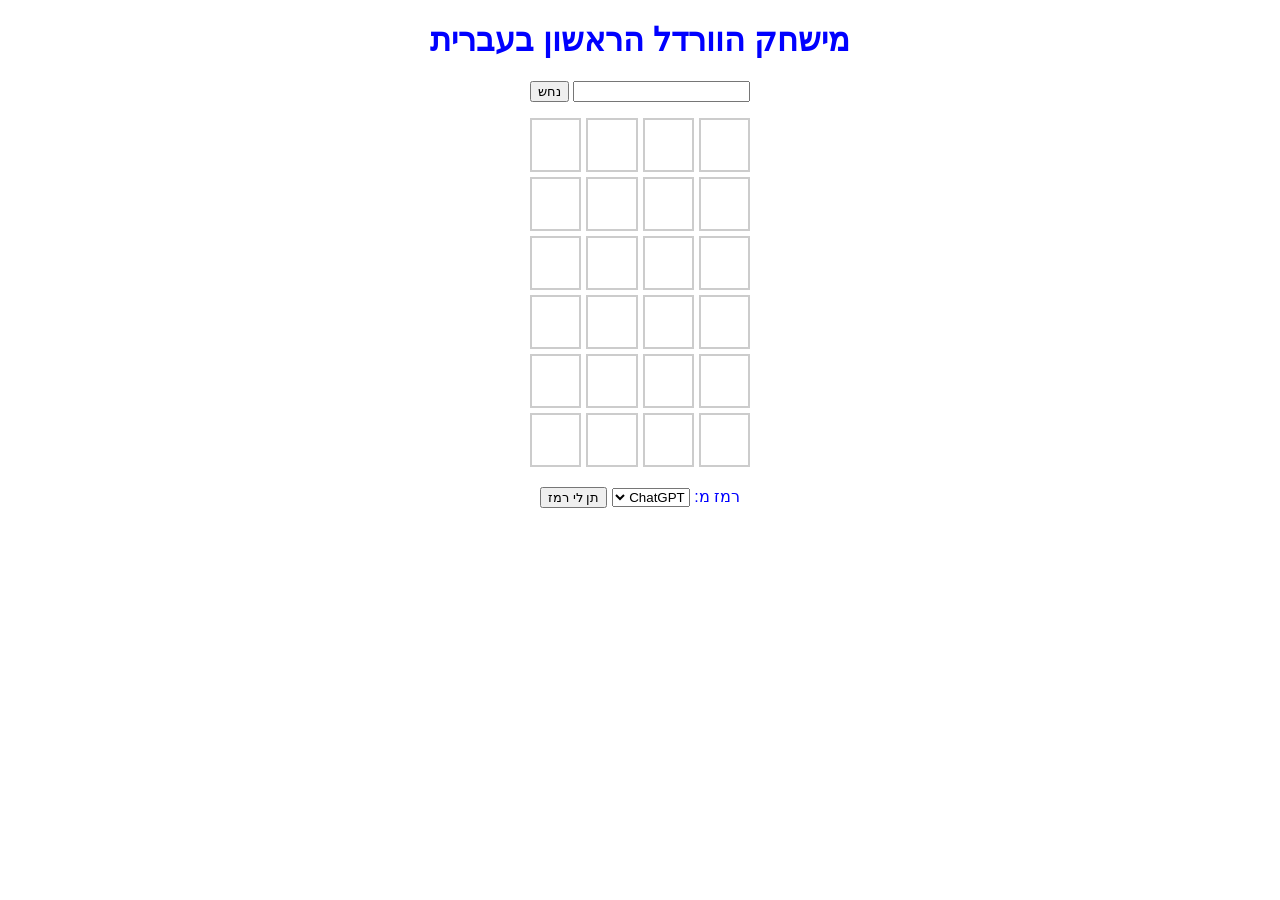
<file: index.html>
<!DOCTYPE html>
<html lang="he">
<head>
    <meta charset="UTF-8">
    <meta name="viewport" content="width=device-width, initial-scale=1.0">
    <title>וורדל בעברית</title>
    <link rel="stylesheet" href="sss.css">
</head>
<body dir="rtl">
    <center>
        <h1>מישחק הוורדל הראשון בעברית</h1>

        <input type="text" id="guess" maxlength="4" autocomplete="off">
        <button id="guess-btn">נחש</button>
        <p id="message"></p>

        <div id="container"></div>

        <div id="ai">
            <label for="provider">רמז מ:</label>
            <select id="provider">
                <option value="chatgpt">ChatGPT</option>
                <option value="gemini">Gemini</option>
            </select>
            <button id="hint-btn">תן לי רמז</button>
            <p id="hint"></p>
        </div>
    </center>

    <script src="ssdas.js"></script>
</body>
</html>
</file>
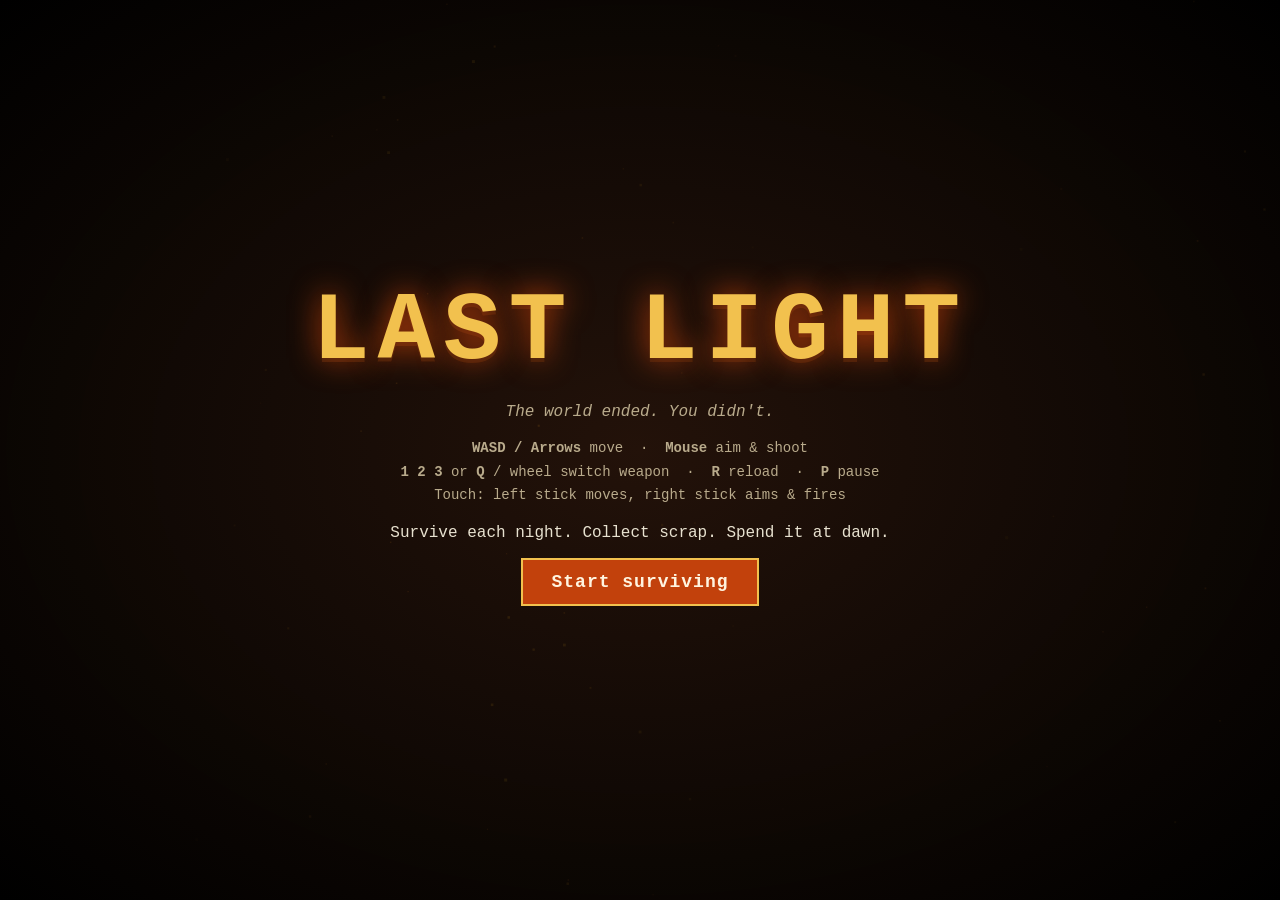
<file: apocalypse/index.html>
<!DOCTYPE html>
<html lang="en">
<head>
  <meta charset="UTF-8">
  <meta name="viewport" content="width=device-width, initial-scale=1.0, user-scalable=no">
  <title>Last Light</title>
  <link rel="stylesheet" href="style.css">
</head>
<body>
  <canvas id="game"></canvas>

  <div id="hud" class="hidden">
    <div class="bar-wrap"><div id="hp-bar" class="bar"></div><span id="hp-text"></span></div>
    <div id="stats">
      <span id="night"></span>
      <span id="weapon"></span>
      <span id="scrap"></span>
      <span id="kills"></span>
    </div>
    <div id="banner"></div>
  </div>

  <div id="menu" class="overlay">
    <h1>LAST LIGHT</h1>
    <p class="tag">The world ended. You didn't.</p>
    <div class="controls">
      <p><b>WASD / Arrows</b> move &nbsp;·&nbsp; <b>Mouse</b> aim &amp; shoot</p>
      <p><b>1 2 3</b> or <b>Q</b> / wheel switch weapon &nbsp;·&nbsp; <b>R</b> reload &nbsp;·&nbsp; <b>P</b> pause</p>
      <p>Touch: left stick moves, right stick aims &amp; fires</p>
    </div>
    <p>Survive each night. Collect scrap. Spend it at dawn.</p>
    <button id="start-btn">Start surviving</button>
    <p id="best"></p>
  </div>

  <div id="shop" class="overlay hidden">
    <h2 id="shop-title">Dawn</h2>
    <p id="shop-scrap"></p>
    <div id="shop-items"></div>
    <button id="next-night-btn">Face the next night</button>
  </div>

  <div id="pause" class="overlay hidden">
    <h2>Paused</h2>
    <button id="resume-btn">Resume</button>
  </div>

  <div id="over" class="overlay hidden">
    <h2>You didn't make it</h2>
    <p id="over-stats"></p>
    <button id="restart-btn">Try again</button>
  </div>

  <script src="game.js"></script>
</body>
</html>
</file>
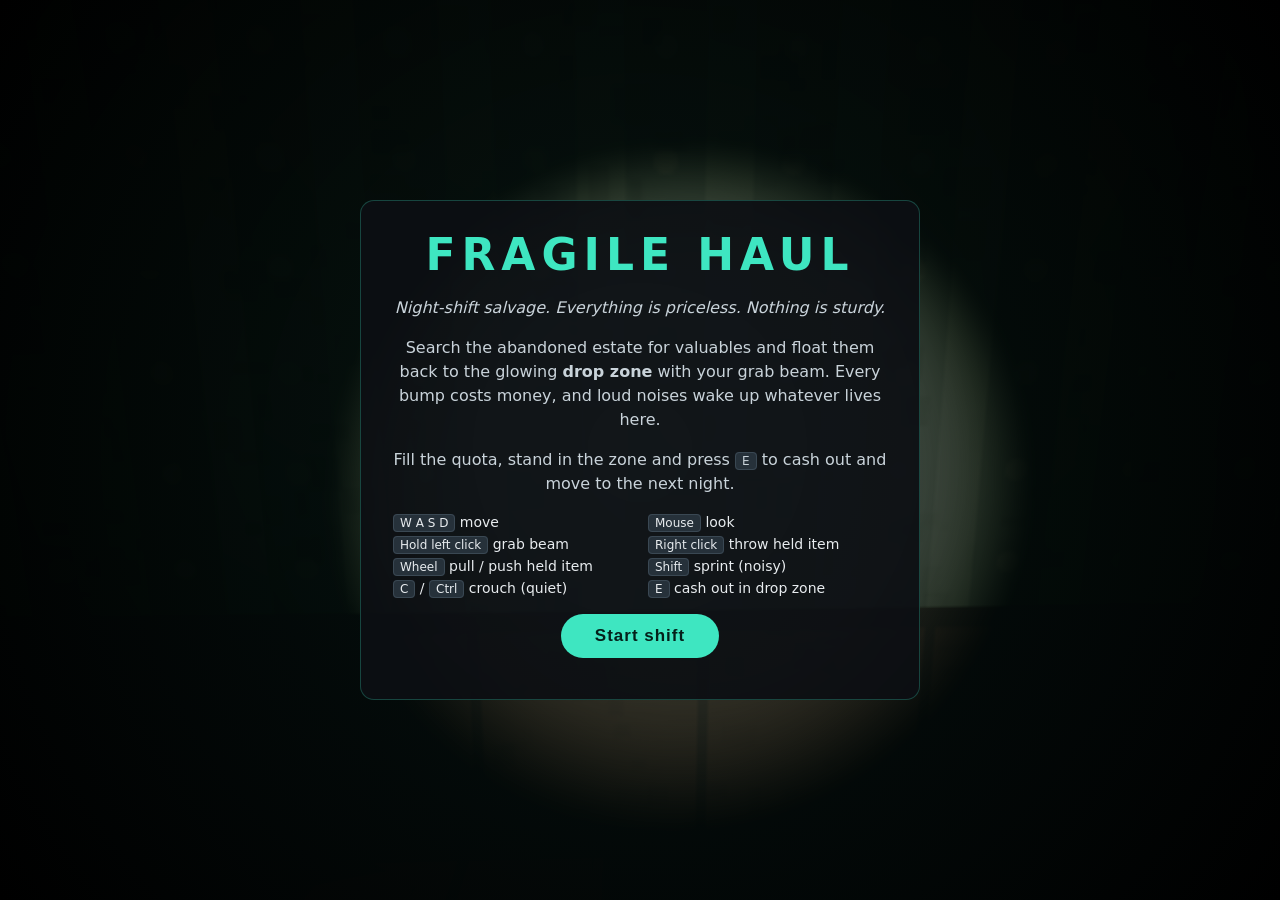
<file: fragile-haul/index.html>
<!DOCTYPE html>
<html lang="en">
<head>
    <meta charset="UTF-8">
    <meta name="viewport" content="width=device-width, initial-scale=1.0">
    <title>Fragile Haul</title>
    <link rel="stylesheet" href="style.css">
</head>
<body>
    <canvas id="view"></canvas>

    <!-- In-game HUD -->
    <div id="hud" class="hidden">
        <div class="hud-top-left">
            <div class="level" id="hud-level">NIGHT 1</div>
            <div class="quota-label">In the drop zone: <span id="hud-zone">$0</span> / <span id="hud-quota">$0</span></div>
            <div class="bar quota-bar"><div id="hud-quota-fill"></div></div>
        </div>
        <div class="hud-top-right">
            <div>Banked</div>
            <div class="banked" id="hud-banked">$0</div>
        </div>

        <div id="crosshair"></div>
        <div id="hover-label"></div>

        <div class="hud-bottom-left">
            <div class="bar-label">HEALTH</div>
            <div class="bar health-bar"><div id="hud-health"></div></div>
            <div class="bar-label">STAMINA</div>
            <div class="bar stamina-bar"><div id="hud-stamina"></div></div>
        </div>

        <div id="hud-held" class="hud-held"></div>
        <div id="toast" class="toast"></div>
        <div id="danger" class="danger"></div>
        <div id="popups"></div>
    </div>

    <!-- Menus -->
    <div id="overlay" class="overlay">
        <div class="panel" id="panel-menu">
            <h1>FRAGILE HAUL</h1>
            <p class="tag">Night-shift salvage. Everything is priceless. Nothing is sturdy.</p>
            <p>Search the abandoned estate for valuables and float them back to the glowing
               <b>drop zone</b> with your grab beam. Every bump costs money, and loud noises
               wake up whatever lives here.</p>
            <p>Fill the quota, stand in the zone and press <kbd>E</kbd> to cash out and move to the next night.</p>
            <div class="controls">
                <div><kbd>W A S D</kbd> move</div>
                <div><kbd>Mouse</kbd> look</div>
                <div><kbd>Hold left click</kbd> grab beam</div>
                <div><kbd>Right click</kbd> throw held item</div>
                <div><kbd>Wheel</kbd> pull / push held item</div>
                <div><kbd>Shift</kbd> sprint (noisy)</div>
                <div><kbd>C</kbd> / <kbd>Ctrl</kbd> crouch (quiet)</div>
                <div><kbd>E</kbd> cash out in drop zone</div>
            </div>
            <button id="btn-start">Start shift</button>
            <p class="best" id="best-score"></p>
        </div>

        <div class="panel hidden" id="panel-pause">
            <h2>Paused</h2>
            <button id="btn-resume">Resume</button>
        </div>

        <div class="panel hidden" id="panel-cleared">
            <h2 id="cleared-title">Night cleared</h2>
            <div class="summary" id="cleared-summary"></div>
            <button id="btn-next">Next night</button>
        </div>

        <div class="panel hidden" id="panel-dead">
            <h2>You were caught</h2>
            <div class="summary" id="dead-summary"></div>
            <button id="btn-restart">New shift</button>
        </div>
    </div>

    <script src="lib/three.min.js"></script>
    <script src="game.js"></script>
</body>
</html>
</file>
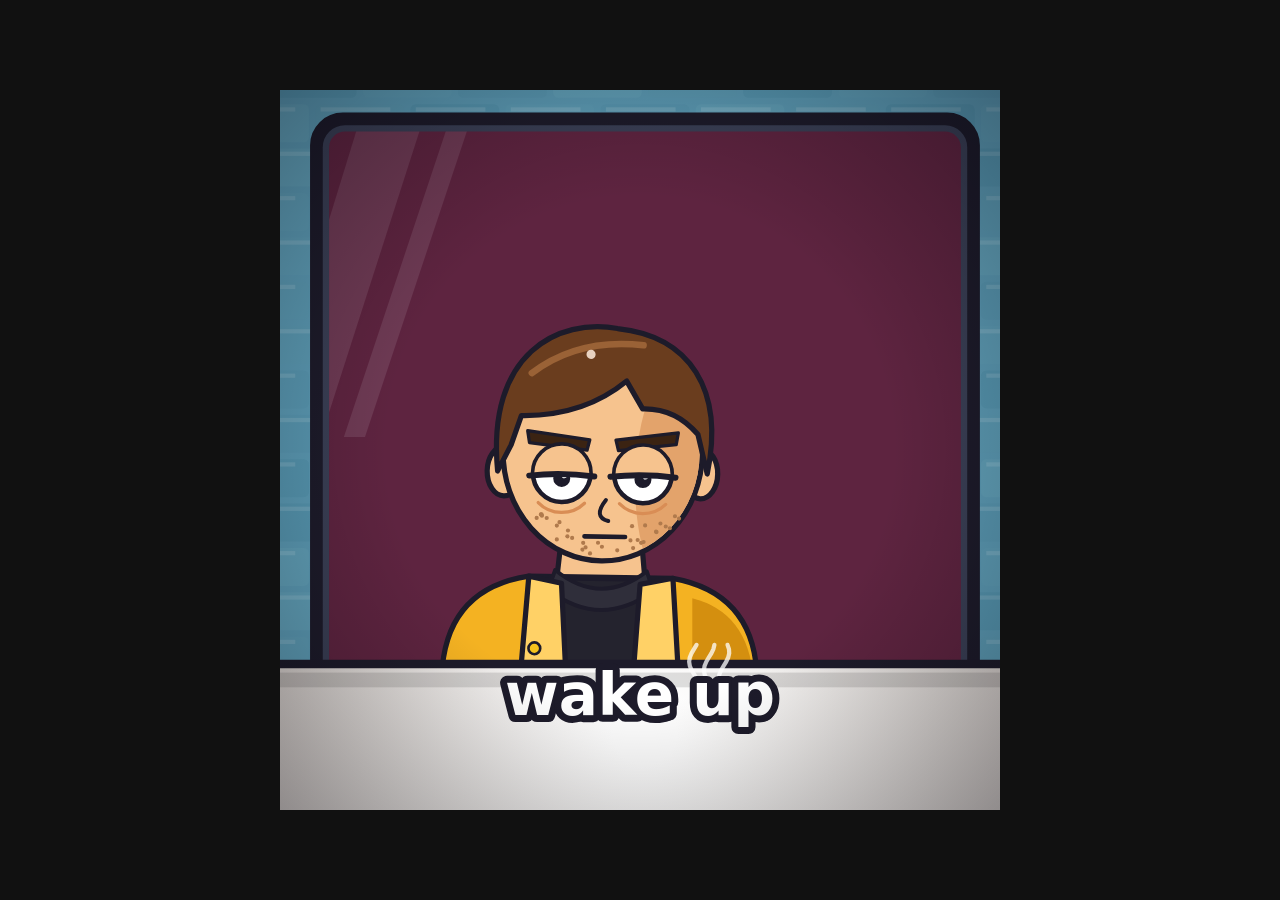
<file: jojo-2d/index.html>
<!DOCTYPE html>
<html lang="he">
<head>
<meta charset="UTF-8">
<meta name="viewport" content="width=device-width, initial-scale=1.0">
<title>JOJO 2D</title>
<style>
  html, body { margin: 0; height: 100%; background: #111; overflow: hidden; display: flex; align-items: center; justify-content: center; }
  canvas { display: block; max-width: 100%; max-height: 100%; }
</style>
</head>
<body>
<canvas id="c" width="720" height="720"></canvas>
<script>
const W = 720, H = 720, DURATION = 12.5;
const cv = document.getElementById('c');
const g = cv.getContext('2d');
const off = document.createElement('canvas'); off.width = W; off.height = H;
const og = off.getContext('2d');

// ---------- helpers ----------
let seed = 11;
const rnd = () => (seed = (seed * 16807) % 2147483647) / 2147483647;
const clamp = (x, a = 0, b = 1) => Math.min(b, Math.max(a, x));
const ease = x => { x = clamp(x); return x * x * (3 - 2 * x); };
const backOut = x => { x = clamp(x); const c = 2.4; return 1 + (c + 1) * Math.pow(x - 1, 3) + c * Math.pow(x - 1, 2); };
const lerp = (a, b, t) => a + (b - a) * t;
const mixColor = (a, b, t) => {
  const pa = a.match(/\w\w/g).map(h => parseInt(h, 16)), pb = b.match(/\w\w/g).map(h => parseInt(h, 16));
  return `rgb(${pa.map((v, i) => Math.round(lerp(v, pb[i], t))).join(',')})`;
};

const INK = '#1d1b2a';
const SKIN = '#f6c38e', SKIN_SH = '#e3a36b', BAG = '#d98d55';
const HAIR = '#6a3d1e', HAIR_HI = '#9a6236';
const JACKET = '#f4b222', JACKET_SH = '#d48f0f', JACKET_HI = '#ffd166';
const ROBO = '#eaeff3', BLUE = '#2f6fd6', YEL = '#f6c21c', PINK = '#ff4f9a';
const LW = 8;
const FONT = '"Arial Black", "DejaVu Sans", sans-serif';
const JP = 'IPAGothic, "IPAPGothic", sans-serif';

function shape(path, fill, lw = LW) {
  g.beginPath(); path(); if (fill) { g.fillStyle = fill; g.fill(); }
  if (lw) { g.lineWidth = lw; g.strokeStyle = INK; g.lineJoin = 'round'; g.lineCap = 'round'; g.stroke(); }
}
function rrect(x, y, w, h, r) {
  g.moveTo(x + r, y); g.arcTo(x + w, y, x + w, y + h, r); g.arcTo(x + w, y + h, x, y + h, r);
  g.arcTo(x, y + h, x, y, r); g.arcTo(x, y, x + w, y, r); g.closePath();
}
function star(r1, r2, n = 5) {
  for (let i = 0; i < n * 2; i++) { const r = i % 2 ? r2 : r1, a = i * Math.PI / n - Math.PI / 2; g.lineTo(Math.cos(a) * r, Math.sin(a) * r); }
  g.closePath();
}

// ======================================================================
// CHARACTERS (original designs)
// ======================================================================

// ---------- the hero ----------
const stubble = [];
for (let i = 0; i < 70; i++) {
  const a = Math.PI * (0.12 + rnd() * 0.76), r = 105 + rnd() * 40;
  const p = [Math.cos(a) * r, 20 + Math.sin(a) * r * 0.95];
  if (p[1] > 95 && Math.abs(p[0]) < 120 && !(p[1] < 135 && Math.abs(p[0]) < 40)) stubble.push(p);
}
function eye(cx, cy, lid, lookX, lookY, pr) {
  const r = 44;
  shape(() => g.arc(cx, cy, r, 0, Math.PI * 2), '#ffffff', 7);
  g.save(); g.beginPath(); g.arc(cx, cy, r - 2, 0, Math.PI * 2); g.clip();
  g.fillStyle = INK; g.beginPath(); g.arc(cx + lookX * 18, cy + 8 + lookY * 12, pr, 0, Math.PI * 2); g.fill();
  g.fillStyle = '#fff'; g.beginPath(); g.arc(cx + lookX * 18 + pr * 0.3, cy + 4 + lookY * 12, Math.max(2, pr * 0.3), 0, Math.PI * 2); g.fill();
  const ly = cy - r + lid * (2 * r);
  g.fillStyle = SKIN; g.fillRect(cx - r - 5, cy - r - 5, 2 * r + 10, ly - (cy - r) + 5);
  g.restore();
  g.strokeStyle = INK; g.lineWidth = 9; g.lineCap = 'round';
  const hw = Math.sqrt(Math.max(0, r * r - (ly - cy) ** 2));
  if (hw > 2 && lid > 0.04) { g.beginPath(); g.moveTo(cx - hw - 6, ly); g.quadraticCurveTo(cx, ly - 6, cx + hw + 6, ly); g.stroke(); }
  g.strokeStyle = BAG; g.lineWidth = 5;
  g.beginPath(); g.arc(cx, cy + 10, r + 6, 0.25 * Math.PI, 0.75 * Math.PI); g.stroke();
}
function cupHand(x, y) {
  shape(() => rrect(x - 15, y + 70, 120, 150, 30), SKIN);
  shape(() => rrect(x, y, 96, 120, 12), '#f5f5f5', 7);
  g.fillStyle = '#d0302f'; g.fillRect(x + 4, y + 40, 88, 24);
}
function hero(x, y, s, st) {
  g.save(); g.translate(x, y); g.scale(s, s); g.rotate(st.tilt || 0);
  // body
  shape(() => { g.moveTo(-60, 120); g.lineTo(60, 120); g.lineTo(70, 220); g.lineTo(-70, 220); g.closePath(); }, SKIN);
  shape(() => {
    g.moveTo(-250, 900); g.lineTo(-240, 330); g.quadraticCurveTo(-230, 210, -110, 190);
    g.lineTo(110, 190); g.quadraticCurveTo(230, 210, 240, 330); g.lineTo(250, 900); g.closePath();
  }, JACKET);
  g.fillStyle = JACKET_SH; g.beginPath(); g.moveTo(140, 220); g.quadraticCurveTo(225, 240, 235, 340); g.lineTo(245, 900); g.lineTo(150, 900); g.closePath(); g.fill();
  shape(() => { g.moveTo(-85, 192); g.lineTo(85, 192); g.lineTo(55, 900); g.lineTo(-55, 900); g.closePath(); }, '#24232e');
  shape(() => { g.moveTo(-70, 180); g.quadraticCurveTo(0, 235, 70, 180); g.lineTo(80, 210); g.quadraticCurveTo(0, 270, -80, 210); g.closePath(); }, '#2f2e3a', 6);
  shape(() => { g.moveTo(-110, 190); g.lineTo(-60, 200); g.lineTo(-40, 520); g.lineTo(-120, 330); g.closePath(); }, JACKET_HI);
  shape(() => { g.moveTo(110, 190); g.lineTo(60, 200); g.lineTo(40, 520); g.lineTo(120, 330); g.closePath(); }, JACKET_HI);
  for (const by of [300, 380, 460]) shape(() => g.arc(-100, by, 9, 0, 7), YEL, 4);
  // sip: 0 -> 0.5 cup goes up to the mouth, 0.5 -> 1 back down
  const sip = st.sip || 0, up = sip < 0.5 ? sip * 2 : (1 - sip) * 2;
  const cupX = lerp(125, -25, up), cupY = lerp(400, 70, up);
  if (up < 0.5) cupHand(cupX, cupY);

  // head
  shape(() => g.ellipse(-150, 30, 26, 38, 0, 0, Math.PI * 2), SKIN);
  shape(() => g.ellipse(150, 30, 26, 38, 0, 0, Math.PI * 2), SKIN);
  shape(() => g.ellipse(0, 0, 152, 165, 0, 0, Math.PI * 2), SKIN);
  g.save(); g.beginPath(); g.ellipse(0, 0, 148, 161, 0, 0, Math.PI * 2); g.clip();
  g.fillStyle = SKIN_SH; g.beginPath(); g.ellipse(120, 40, 70, 180, 0, 0, Math.PI * 2); g.fill();
  if (st.blush) { g.fillStyle = `rgba(255,90,90,${0.35 * st.blush})`; g.beginPath(); g.ellipse(-80, 85, 30, 14, 0, 0, 7); g.ellipse(80, 85, 30, 14, 0, 0, 7); g.fill(); }
  g.restore();
  g.fillStyle = '#b07a4c';
  for (const [sx, sy] of stubble) { g.beginPath(); g.arc(sx, sy, 3.2, 0, Math.PI * 2); g.fill(); }
  shape(() => {
    g.moveTo(-160, 30);
    g.bezierCurveTo(-180, -150, -70, -205, 20, -190);
    g.bezierCurveTo(130, -180, 185, -100, 160, 30);
    g.lineTo(145, -30); g.quadraticCurveTo(110, -70, 60, -68); g.lineTo(35, -110);
    g.quadraticCurveTo(-30, -55, -125, -55); g.lineTo(-140, -10); g.closePath();
  }, HAIR);
  g.strokeStyle = HAIR_HI; g.lineWidth = 10; g.lineCap = 'round';
  g.beginPath(); g.moveTo(-110, -120); g.quadraticCurveTo(-40, -175, 60, -165); g.stroke();
  g.fillStyle = '#e8d2c0'; g.beginPath(); g.arc(-20, -150, 7, 0, Math.PI * 2); g.fill();
  const bL = st.browL, bR = st.browR;
  shape(() => { g.moveTo(-115, -38 + bL); g.lineTo(-20, -22 + bL * 0.4); g.lineTo(-24, -6 + bL * 0.4); g.lineTo(-112, -20 + bL); g.closePath(); }, '#3b2312', 5);
  shape(() => { g.moveTo(115, -38 + bR); g.lineTo(20, -22 + bR * 0.4); g.lineTo(24, -6 + bR * 0.4); g.lineTo(112, -20 + bR); g.closePath(); }, '#3b2312', 5);
  eye(-62, 32, st.lidL, st.lookX, st.lookY, st.pupil || 13);
  eye(62, 32, st.lidR, st.lookX, st.lookY, st.pupil || 13);
  g.strokeStyle = INK; g.lineWidth = 6; g.lineCap = 'round';
  g.beginPath(); g.moveTo(6, 72); g.quadraticCurveTo(-14, 98, 10, 104); g.stroke();
  if (st.talk > 0) shape(() => g.ellipse(4, 132, 22 + st.talk * 6, 6 + st.talk * 18, 0, 0, Math.PI * 2), '#7a2a2a', 6);
  else {
    g.strokeStyle = INK; g.lineWidth = 7;
    g.beginPath(); g.moveTo(-26, 128 - st.smile * 8); g.quadraticCurveTo(5, 128 + st.smile * 10, 36, 128 - st.smile * 8); g.stroke();
  }
  if (up >= 0.5) cupHand(cupX, cupY);
  if (st.sweat) {
    g.save(); g.translate(150, -90 + st.sweat * 30); g.globalAlpha = clamp(st.sweat * 3);
    shape(() => { g.moveTo(0, -30); g.quadraticCurveTo(22, 5, 0, 18); g.quadraticCurveTo(-22, 5, 0, -30); }, '#9fe0ff', 5);
    g.restore();
  }
  g.restore();
}

// ---------- the pink stand: scary -> cute ----------
const standStars = Array.from({ length: 12 }, () => [(rnd() - 0.5) * 220, (rnd() - 0.2) * 200, 8 + rnd() * 8, rnd() * 6]);
function pinkStand(x, y, s, cute, t, alpha = 1) {
  if (alpha <= 0) return;
  g.save(); g.globalAlpha = alpha; g.translate(x, y); g.scale(s, s);
  const body = mixColor('a02a62', 'ff8cc6', cute), dark = mixColor('5a0f33', 'c94f8e', cute);
  const wob = Math.sin(t * 3) * 6;
  g.lineCap = 'round';
  for (let i = 0; i < 5; i++) {
    const lx = -80 + i * 40;
    g.strokeStyle = INK; g.lineWidth = 26; g.beginPath(); g.moveTo(lx, 100);
    g.bezierCurveTo(lx + Math.sin(t * 4 + i) * 25, 180, lx - Math.sin(t * 4 + i) * 25, 240, lx + wob, 300); g.stroke();
    g.strokeStyle = dark; g.lineWidth = 14; g.stroke();
    shape(() => g.ellipse(lx + wob, 305, 18, 12, 0, 0, 7), '#e8323a', 5);
  }
  for (const sd of [-1, 1]) {
    g.save(); g.translate(sd * 165, 20); g.rotate(sd * (0.5 + Math.sin(t * 5) * 0.15));
    shape(() => g.ellipse(0, 0, 60, 28, 0, 0, 7), body);
    shape(() => g.arc(sd * 60, 0, 22, 0, 7), body, 6);
    g.restore();
  }
  const spike = lerp(42, 14, cute);
  shape(() => { for (let i = 0; i < 36; i++) { const a = i / 36 * Math.PI * 2, r = (i % 2 ? 160 : 160 + spike) + (i % 2 ? 0 : Math.sin(t * 6 + i) * 3); g.lineTo(Math.cos(a) * r, Math.sin(a) * r * 0.95); } g.closePath(); }, body);
  g.save(); g.beginPath(); g.arc(0, 0, 158, 0, 7); g.clip();
  g.fillStyle = 'rgba(0,0,0,0.15)'; g.beginPath(); g.arc(60, 40, 150, 0, 7); g.fill();
  g.fillStyle = 'rgba(255,255,255,0.25)'; g.beginPath(); g.ellipse(-70, -80, 40, 22, -0.6, 0, 7); g.fill();
  g.restore();
  for (const [sx, sy, sr, rot] of standStars) {
    g.save(); g.translate(sx, sy); g.rotate(rot);
    g.beginPath(); star(sr, sr * 0.45); g.fillStyle = dark; g.fill(); g.restore();
  }
  shape(() => { g.moveTo(0, -120); g.lineTo(22, -70); g.lineTo(0, -20); g.lineTo(-22, -70); g.closePath(); }, YEL, 6);
  g.save(); g.translate(0, -190); g.rotate(Math.sin(t * 2) * 0.1);
  shape(() => star(46, 20), YEL, 7);
  g.restore();
  if (cute < 0.5) {
    for (const sd of [-1, 1]) {
      shape(() => { g.moveTo(sd * 30, 10); g.lineTo(sd * 105, -20); g.lineTo(sd * 95, 30); g.closePath(); }, '#fff6c8', 7);
      g.fillStyle = '#e8323a'; g.beginPath(); g.arc(sd * 72, 8, 9, 0, 7); g.fill();
    }
    shape(() => { g.moveTo(-60, 85); g.quadraticCurveTo(0, 50, 60, 85); g.lineTo(60, 95); g.quadraticCurveTo(0, 68, -60, 95); g.closePath(); }, '#2a0a18', 6);
    g.fillStyle = '#fff';
    for (let i = 0; i < 5; i++) { g.beginPath(); g.moveTo(-45 + i * 22, 72 - Math.abs(i - 2) * 4); g.lineTo(-38 + i * 22, 88); g.lineTo(-31 + i * 22, 72 - Math.abs(i - 2) * 4); g.fill(); }
  } else {
    for (const sd of [-1, 1]) {
      shape(() => g.arc(sd * 58, 10, 34, 0, 7), '#ffffff', 7);
      g.fillStyle = INK; g.beginPath(); g.arc(sd * 58 + 4, 14, 20, 0, 7); g.fill();
      g.fillStyle = '#fff'; g.beginPath(); g.arc(sd * 58 + 10, 6, 7, 0, 7); g.fill();
      g.fillStyle = 'rgba(255,60,120,0.6)'; g.beginPath(); g.ellipse(sd * 95, 60, 20, 10, 0, 0, 7); g.fill();
    }
    shape(() => { g.moveTo(-30, 68); g.quadraticCurveTo(0, 105, 30, 68); g.closePath(); }, '#7a1b3a', 6);
  }
  g.restore();
}

// ---------- other original stands for the line-up ----------
function robotStand(x, y, s, t) {
  g.save(); g.translate(x, y + Math.sin(t * 2.2) * 6); g.scale(s, s);
  shape(() => rrect(-150, 165, 300, 360, 50), ROBO);
  shape(() => rrect(-235, 175, 100, 250, 40), BLUE); shape(() => rrect(135, 175, 100, 250, 40), BLUE);
  shape(() => rrect(-62, 105, 124, 72, 12), '#cfd8de');
  shape(() => rrect(-95, -150, 190, 260, 60), ROBO);
  shape(() => g.rect(-16, -150, 32, 120), '#2b2b36', 6);
  g.fillStyle = YEL; g.fillRect(-4, -140, 8, 100);
  for (const ex of [-42, 42]) { shape(() => g.arc(ex, 0, 30, 0, 7), YEL, 7); g.fillStyle = INK; g.beginPath(); g.arc(ex, 0, 10, 0, 7); g.fill(); }
  g.strokeStyle = INK; g.lineWidth = 8; g.beginPath(); g.arc(0, 48, 28, 0.25 * Math.PI, 0.75 * Math.PI); g.stroke();
  g.restore();
}
function blockStand(x, y, s, t) {
  g.save(); g.translate(x, y + Math.sin(t * 2.6 + 1) * 6); g.scale(s, s);
  for (const sd of [-1, 1]) shape(() => rrect(sd * 150 - 40, -20, 80, 160, 30), '#f1c40f');
  shape(() => rrect(-130, -140, 260, 300, 40), '#ffd23a');
  shape(() => rrect(-100, -90, 200, 60, 26), '#2a2a36');
  g.fillStyle = '#ff3b3b'; g.fillRect(-80 + ((t * 120) % 140), -72, 30, 24);
  shape(() => { g.moveTo(-60, 60); g.lineTo(60, 60); g.lineTo(40, 100); g.lineTo(-40, 100); g.closePath(); }, '#e0a800', 6);
  g.restore();
}
function ghostStand(x, y, s, t) {
  g.save(); g.translate(x, y + Math.sin(t * 2 + 2) * 8); g.scale(s, s);
  shape(() => { g.moveTo(-120, 160); g.lineTo(-120, -20); g.bezierCurveTo(-120, -190, 120, -190, 120, -20); g.lineTo(120, 160);
    for (let i = 0; i < 6; i++) g.quadraticCurveTo(100 - i * 40, 120 + (i % 2) * 70, 80 - i * 40, 160); g.closePath(); }, '#62e0a0');
  for (const sd of [-1, 1]) shape(() => g.ellipse(sd * 45, -30, 22, 34, 0, 0, 7), INK, 0);
  g.fillStyle = '#fff'; for (const sd of [-1, 1]) { g.beginPath(); g.arc(sd * 45 + 6, -42, 7, 0, 7); g.fill(); }
  shape(() => g.ellipse(0, 50, 22, 16, 0, 0, 7), '#1d6b48', 6);
  g.restore();
}
function spikyStand(x, y, s, t) {
  g.save(); g.translate(x, y + Math.sin(t * 2.4 + 3) * 6); g.scale(s, s);
  g.save(); g.rotate(t * 0.5);
  shape(() => { for (let i = 0; i < 18; i++) { const a = i / 18 * Math.PI * 2, r = i % 2 ? 90 : 190; g.lineTo(Math.cos(a) * r, Math.sin(a) * r); } g.closePath(); }, '#2a1f4a');
  g.restore();
  shape(() => g.arc(0, 0, 100, 0, 7), '#7b8cff');
  shape(() => rrect(-75, -25, 150, 40, 18), '#ffffff', 6);
  g.fillStyle = INK; g.fillRect(-50, -18, 22, 26); g.fillRect(28, -18, 22, 26);
  g.strokeStyle = INK; g.lineWidth = 7; g.beginPath(); g.moveTo(-30, 55); g.lineTo(30, 55); g.stroke();
  g.restore();
}

// ======================================================================
// BACKGROUNDS & FX
// ======================================================================
function bricks() {
  g.fillStyle = '#5c9bb5'; g.fillRect(-600, -600, W + 1200, H + 1200);
  const bw = 90, bh = 42;
  for (let row = -14; row < 32; row++) {
    const y = row * bh, ox = (row % 2) * bw / 2;
    for (let col = -8; col < 16; col++) {
      const x = col * bw + ox, k = (((row * 7 + col * 13) % 5) + 5) % 5 / 5;
      g.fillStyle = `rgb(${86 + k * 14},${150 + k * 12},${176 + k * 10})`;
      g.beginPath(); rrect(x + 3, y + 3, bw - 6, bh - 6, 5); g.fill();
      g.fillStyle = 'rgba(255,255,255,0.12)'; g.fillRect(x + 8, y + 6, bw - 24, 4);
    }
  }
}
function windowScene(t, cute, standA, standS, heroSt) {
  bricks();
  g.fillStyle = mixColor('5e2440', '8a3a5c', cute);
  g.beginPath(); rrect(50, 60, 620, 560, 24); g.fill();
  g.save(); g.beginPath(); rrect(50, 60, 620, 560, 24); g.clip();
  g.fillStyle = 'rgba(255,255,255,0.10)';
  g.beginPath(); g.moveTo(90, 60); g.lineTo(150, 60); g.lineTo(60, 340); g.lineTo(50, 340); g.lineTo(50, 190); g.closePath(); g.fill();
  g.beginPath(); g.moveTo(175, 60); g.lineTo(195, 60); g.lineTo(95, 360); g.lineTo(75, 360); g.closePath(); g.fill();
  pinkStand(515, 300 + (1 - standA) * 120, standS, cute, t, standA);
  hero(320, 375, 0.62, heroSt);
  g.restore();
  shape(() => rrect(50, 60, 620, 560, 24), null, 14);
  g.strokeStyle = '#3a3f55'; g.lineWidth = 6; g.beginPath(); rrect(58, 68, 604, 544, 18); g.stroke();
  // counter with spotlight
  const cg = g.createRadialGradient(360, 640, 30, 360, 640, 420);
  cg.addColorStop(0, '#ffffff'); cg.addColorStop(1, '#cfc7c2');
  g.fillStyle = cg; g.fillRect(-600, 575, W + 1200, 1200);
  g.strokeStyle = INK; g.lineWidth = 8; g.beginPath(); g.moveTo(-600, 575); g.lineTo(W + 600, 575); g.stroke();
  g.fillStyle = 'rgba(0,0,0,0.12)'; g.fillRect(-600, 583, W + 1200, 14);
}
function sunburst(t, c1, c2, cx = W / 2, cy = H / 2, n = 28) {
  g.fillStyle = c1; g.fillRect(0, 0, W, H);
  g.save(); g.translate(cx, cy); g.rotate(t * 0.25);
  g.fillStyle = c2;
  for (let i = 0; i < n; i += 2) { g.beginPath(); g.moveTo(0, 0); g.arc(0, 0, 1400, i / n * Math.PI * 2, (i + 1) / n * Math.PI * 2); g.fill(); }
  g.restore();
  const vg = g.createRadialGradient(cx, cy, 60, cx, cy, 520);
  vg.addColorStop(0, 'rgba(255,255,255,0.45)'); vg.addColorStop(1, 'rgba(0,0,0,0)');
  g.fillStyle = vg; g.fillRect(0, 0, W, H);
}
function gogogo(t, x, y, s, col = '#3a1030', alpha = 1) {
  g.save(); g.globalAlpha = alpha; g.translate(x, y); g.scale(s, s);
  g.font = `bold 64px ${JP}`; g.textAlign = 'center'; g.textBaseline = 'middle';
  for (let i = 0; i < 3; i++) {
    g.save(); g.translate(Math.sin(t * 20 + i) * 3, i * 70 - 70); g.rotate(-0.25 + Math.sin(t * 8 + i) * 0.05);
    g.lineWidth = 10; g.strokeStyle = '#ffffff'; g.lineJoin = 'round'; g.strokeText('ゴ', 0, 0);
    g.fillStyle = col; g.fillText('ゴ', 0, 0);
    g.restore();
  }
  g.restore();
}
function radialLines(t, cx, cy, col, alpha, r0 = 200) {
  g.save(); g.globalAlpha = alpha; g.translate(cx, cy); g.rotate(t * 0.4);
  g.strokeStyle = col;
  for (let i = 0; i < 90; i++) {
    const a = i / 90 * Math.PI * 2, rr = r0 + ((i * 37) % 120);
    g.lineWidth = 2 + (i % 4);
    g.beginPath(); g.moveTo(Math.cos(a) * rr, Math.sin(a) * rr); g.lineTo(Math.cos(a) * 1100, Math.sin(a) * 1100); g.stroke();
  }
  g.restore();
}
function zoomBlur(amount) {
  if (amount <= 0) return;
  og.clearRect(0, 0, W, H); og.drawImage(cv, 0, 0);
  for (let i = 1; i <= 6; i++) {
    const sc = 1 + i * amount * 0.04;
    g.globalAlpha = 0.18; g.drawImage(off, W / 2 - W * sc / 2, H / 2 - H * sc / 2, W * sc, H * sc);
  }
  g.globalAlpha = 1;
}

// ---------- captions ----------
const caps = [
  [0.25, 0.9, [['if', '#fff'], ['you', '#fff']]],
  [0.9, 1.6, [['wake', '#fff'], ['up', '#fff']]],
  [1.6, 2.5, [['one', '#fff'], ['morning', '#fff']]],
  [2.5, 2.9, [['and', '#fff'], ['a', '#fff']]],
  [2.9, 3.4, [['SCARY', PINK]]],
  [3.4, 4.1, [['MONSTER', PINK]]],
  [4.1, 4.7, [['is', '#fff'], ['floating', '#fff']]],
  [4.7, 5.6, [['behind', '#fff'], ['you', '#fff']]],
  [5.6, 6.1, [["don't", '#fff']]],
  [6.1, 6.8, [["don't", '#fff'], ['panic', '#fff']]],
  [6.8, 7.3, [["that's", '#fff'], ['just', '#fff']]],
  [7.3, 7.9, [['your', '#fff'], ['STAND', PINK]]],
  [8.0, 8.5, [['out', '#fff'], ['of', '#fff']]],
  [8.5, 9.0, [['all', '#fff'], ['the', '#fff']]],
  [9.0, 9.5, [['stands', '#fff']]],
  [9.5, 10.4, [['in', '#fff'], ['the', '#fff'], ['world', '#fff']]],
];
function caption(t, y) {
  const c = caps.find(c => t >= c[0] && t < c[1]); if (!c) return;
  const k = backOut((t - c[0]) / 0.18);
  g.save(); g.translate(W / 2, y); g.scale(k, k);
  g.font = `900 58px ${FONT}`; g.textBaseline = 'middle'; g.lineJoin = 'round'; g.textAlign = 'left';
  const gap = 18, widths = c[2].map(([w]) => g.measureText(w).width);
  let x = -(widths.reduce((a, b) => a + b, 0) + gap * (widths.length - 1)) / 2;
  c[2].forEach(([w, col], i) => {
    g.fillStyle = INK; g.fillText(w, x + 4, 6);
    g.lineWidth = 14; g.strokeStyle = INK; g.strokeText(w, x, 0);
    g.fillStyle = col; g.fillText(w, x, 0);
    x += widths[i] + gap;
  });
  g.restore();
}
function ribbon(text, x, y, s, col = '#e8323a') {
  if (s <= 0) return;
  g.save(); g.translate(x, y); g.scale(s, s);
  g.font = `900 34px ${FONT}`; const w = g.measureText(text).width + 50;
  shape(() => { g.moveTo(-w / 2 - 30, -20); g.lineTo(-w / 2, -20); g.lineTo(-w / 2, 26); g.lineTo(-w / 2 - 30, 26); g.lineTo(-w / 2 - 16, 3); g.closePath(); }, '#a01b25', 5);
  shape(() => { g.moveTo(w / 2 + 30, -20); g.lineTo(w / 2, -20); g.lineTo(w / 2, 26); g.lineTo(w / 2 + 30, 26); g.lineTo(w / 2 + 16, 3); g.closePath(); }, '#a01b25', 5);
  shape(() => rrect(-w / 2, -28, w, 52, 8), col, 6);
  g.fillStyle = '#fff'; g.textAlign = 'center'; g.textBaseline = 'middle';
  g.lineWidth = 6; g.strokeStyle = INK; g.strokeText(text, 0, 0); g.fillText(text, 0, 0);
  g.restore();
}

// ---------- camera keyframes for the window scene [t, x, y, zoom] ----------
const keys = [
  [0, 360, 370, 1.0], [2.85, 350, 375, 1.12],
  [3.05, 480, 320, 1.5], [4.6, 470, 320, 1.6],
  [4.75, 320, 380, 1.95], [6.0, 320, 380, 2.05],
  [6.3, 380, 360, 1.15], [7.9, 370, 360, 1.25]
];
function camera(t) {
  for (let i = 0; i < keys.length - 1; i++) {
    const a = keys[i], b = keys[i + 1];
    if (t >= a[0] && t <= b[0]) { const k = ease((t - a[0]) / (b[0] - a[0])); return [lerp(a[1], b[1], k), lerp(a[2], b[2], k), lerp(a[3], b[3], k)]; }
  }
  const l = keys[keys.length - 1]; return [l[1], l[2], l[3]];
}
function shakeOf(t, hits) {
  let s = 0;
  for (const [t0, a, d] of hits) if (t > t0 && t < t0 + d) s = Math.max(s, a * (1 - (t - t0) / d));
  return [Math.sin(t * 63) * s, Math.cos(t * 51) * s];
}
function flash(t, list) {
  let f = 0;
  for (const [t0, d] of list) f = Math.max(f, clamp(1 - Math.abs(t - t0) / d));
  if (f > 0) { g.fillStyle = `rgba(255,255,255,${f})`; g.fillRect(0, 0, W, H); }
}

// ======================================================================
// MAIN TIMELINE
// ======================================================================
window.renderFrame = function (t) {
  g.setTransform(1, 0, 0, 1, 0, 0);
  g.globalAlpha = 1;
  g.clearRect(0, 0, W, H);

  if (t < 7.9) {
    // ---------- SCENE 1: the skit at the window ----------
    let [cx, cy, z] = camera(t);
    const [sx, sy] = shakeOf(t, [[2.9, 14, 0.5], [3.4, 10, 0.4], [4.7, 12, 0.5]]);
    const cute = ease((t - 6.1) / 0.3);
    const standA = ease((t - 2.85) / 0.25);
    const standS = 0.62 * (1 + (t > 6.1 && t < 6.5 ? Math.sin((t - 6.1) / 0.4 * Math.PI) * 0.15 : 0));
    const shocked = t > 4.7 && t < 6.1;
    const blink = [1.2, 7.0].some(b => t > b && t < b + 0.13);
    const sip = clamp((t - 1.65) / 0.8);
    const sipping = sip > 0 && sip < 1;
    let talk = 0;
    for (const c of caps) { const k = t - c[0]; if (k > 0 && k < 0.28) talk = Math.sin(k / 0.28 * Math.PI); }
    const lid = blink ? 1 : shocked ? 0.02 : t > 6.1 ? 0.45 : 0.55;
    const st = {
      lidL: lid, lidR: lid,
      lookX: shocked ? 0.9 : (t > 3 && t < 4.7) ? 0.6 : 0, lookY: shocked ? -0.3 : 0,
      pupil: shocked ? 7 : 13,
      browL: shocked ? -28 : 6, browR: shocked ? -28 : 6,
      talk: shocked ? 0.6 + Math.sin(t * 30) * 0.2 : sipping ? 0 : talk,
      smile: t > 6.3 ? 0.6 : 0, sweat: shocked ? clamp((t - 4.8) / 1.0) : 0,
      blush: t > 6.4 ? 0.8 : 0,
      sip: sipping ? sip : 0,
      tilt: shocked ? Math.sin(t * 40) * 0.02 : Math.sin(t * 1.3) * 0.015
    };
    g.save();
    g.translate(W / 2 + sx, H / 2 + sy); g.scale(z, z); g.translate(-cx, -cy);
    windowScene(t, cute, standA, standS, st);
    if (t < 1.6) { // steam from the cup
      g.strokeStyle = 'rgba(255,255,255,0.75)'; g.lineWidth = 4; g.lineCap = 'round';
      for (let i = 0; i < 3; i++) {
        g.beginPath();
        for (let k = 0; k < 16; k++) g.lineTo(320 + 0.62 * 140 + i * 14 + Math.sin(k * 0.5 + t * 4 + i) * 5, 375 + 0.62 * 390 - k * 4);
        g.stroke();
      }
    }
    g.restore();
    if (t > 2.9 && t < 4.7) { radialLines(t, W * 0.68, H * 0.42, 'rgba(255,255,255,0.5)', 0.7, 250); gogogo(t, 640, 170, 0.8, '#5a0f33', ease((t - 3.0) / 0.3)); }
    if (shocked) radialLines(t, W / 2, H / 2, 'rgba(0,0,0,0.35)', 0.8, 300);
    flash(t, [[2.9, 0.1], [6.1, 0.12]]);
    if (t > 7.3) ribbon('YOUR STAND', W / 2, 95, backOut((t - 7.3) / 0.25));
    caption(t, 610);
    if (t > 2.9 && t < 3.15) zoomBlur(3 * (1 - (t - 2.9) / 0.25));
  }
  else if (t < 10.4) {
    // ---------- SCENE 2: line-up of stands ----------
    const k = (t - 7.9) / 2.5;
    sunburst(t, '#b9568f', '#d47aaa');
    g.save(); g.translate(lerp(60, -60, ease(k)), 0);
    const lineup = [[robotStand, 130, 300, 0.42], [ghostStand, 300, 230, 0.5], [spikyStand, 470, 300, 0.5], [blockStand, 630, 240, 0.45]];
    lineup.forEach(([fn, x, y, s], i) => {
      const a = backOut((t - 7.95 - i * 0.18) / 0.35);
      if (a > 0) fn(x, y + (1 - clamp(a)) * 200, s * a, t);
    });
    g.restore();
    gogogo(t, 70, 150, 0.6, '#3a1030', 0.9); gogogo(t + 0.3, 660, 460, 0.6, '#3a1030', 0.9);
    flash(t, [[7.92, 0.12]]);
    caption(t, 600);
  }
  else {
    // ---------- SCENE 3: name card ----------
    const k = t - 10.4;
    sunburst(t, '#e07ab8', '#f2a0cf');
    radialLines(t, W / 2, H / 2, 'rgba(255,255,255,0.6)', 0.6, 260);
    pinkStand(W / 2, 330, lerp(0.3, 0.95, backOut(k / 0.4)), 1, t);
    gogogo(t, 90, 200, 0.7); gogogo(t + 0.5, 630, 220, 0.7);
    ribbon('BUBBLEGUM!', W / 2, 70, backOut((k - 0.15) / 0.25));
    if (k > 0.35) {
      const s = backOut((k - 0.35) / 0.25);
      g.save(); g.translate(W / 2, 640); g.scale(s, s);
      g.font = `900 92px ${FONT}`; g.textAlign = 'center'; g.textBaseline = 'middle'; g.lineJoin = 'round';
      g.lineWidth = 20; g.strokeStyle = INK; g.strokeText('BUBBLEGUM', 0, 0);
      g.fillStyle = PINK; g.fillText('BUBBLEGUM', 0, 0);
      g.restore();
    }
    flash(t, [[10.42, 0.12]]);
    // fade out at the very end
    const fo = clamp((t - 12.0) / 0.5);
    if (fo > 0) { g.fillStyle = `rgba(0,0,0,${fo})`; g.fillRect(0, 0, W, H); }
  }

  const vg = g.createRadialGradient(W / 2, H / 2, H * 0.35, W / 2, H / 2, H * 0.78);
  vg.addColorStop(0, 'rgba(0,0,0,0)'); vg.addColorStop(1, 'rgba(0,0,10,0.4)');
  g.fillStyle = vg; g.fillRect(0, 0, W, H);
};

window.DURATION = DURATION;
window.ready = true;

if (!new URLSearchParams(location.search).has('capture')) {
  const start = performance.now();
  (function loop() {
    window.renderFrame(((performance.now() - start) / 1000) % DURATION);
    requestAnimationFrame(loop);
  })();
}
</script>
</body>
</html>
</file>
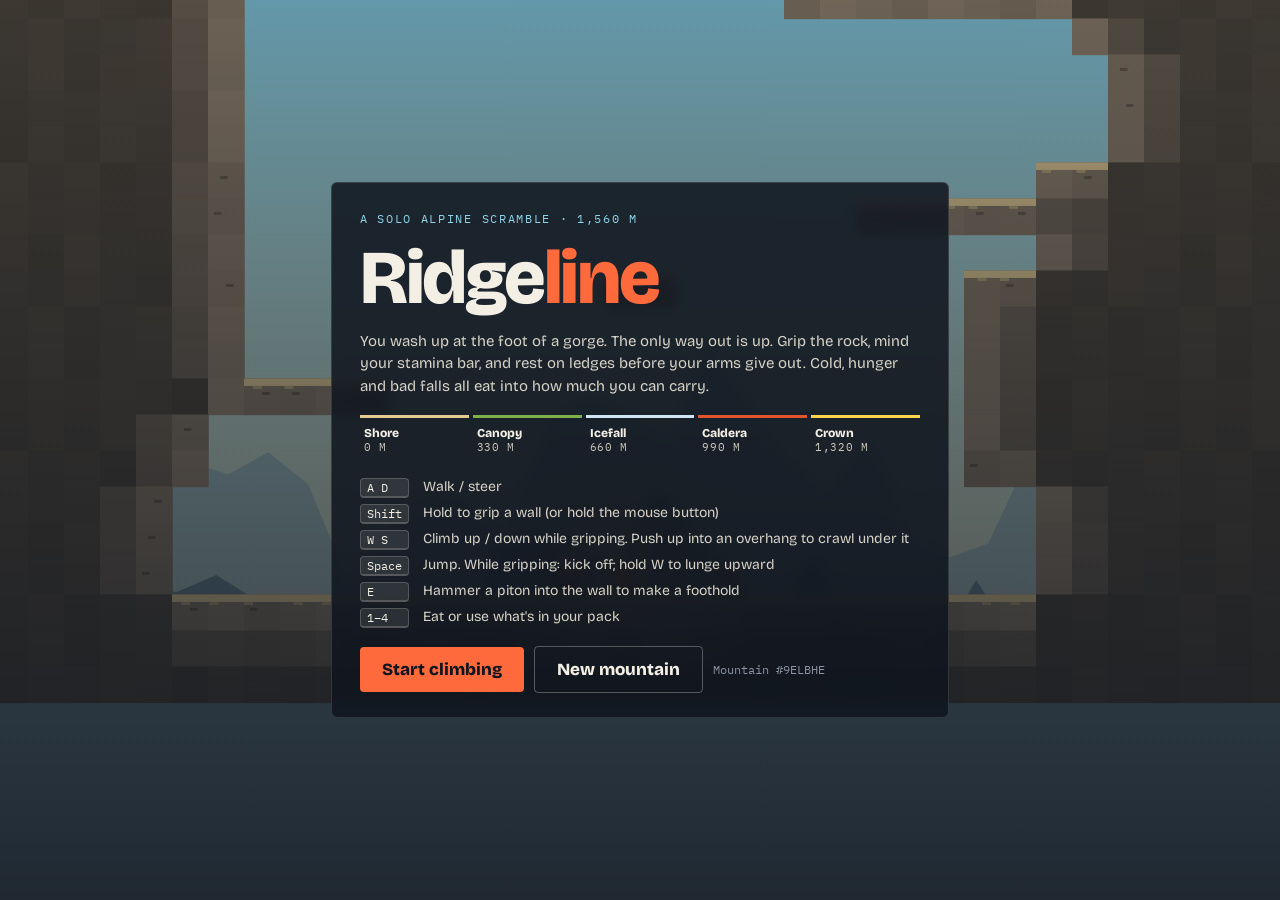
<file: ridgeline/index.html>
<!DOCTYPE html>
<html lang="en">
<head>
<meta charset="UTF-8">
<meta name="viewport" content="width=device-width, initial-scale=1.0, viewport-fit=cover">
<!--ARTIFACT-START-->
<title>Ridgeline</title>
<meta name="claude:viewport-fit-sides" content="cover">
<link rel="stylesheet" href="https://fonts.googleapis.com/css2?family=Bricolage+Grotesque:opsz,wght@12..96,500;12..96,800&family=IBM+Plex+Mono:wght@500;600&display=swap">
<style>
/* Layout: one full-bleed canvas; overlays float above it, HUD drawn on canvas. Single dusk-alpine look. */
:root {
  --ink: #10161f;
  --paper: #f3efe4;
  --flare: #ff6a3d;
  --summit: #ffd34d;
  --glacier: #8fd3e8;
  --dim: #8a93a3;
  --panel: rgba(16, 22, 31, 0.86);
  --display: "Bricolage Grotesque", "Avenir Next", "Segoe UI", system-ui, sans-serif;
  --mono: "IBM Plex Mono", ui-monospace, "SFMono-Regular", Menlo, monospace;
  color-scheme: dark;
}
[hidden] { display: none !important; }
html, body { height: 100%; }
body {
  margin: 0; background: var(--ink); color: var(--paper);
  font-family: var(--display); overflow: hidden; touch-action: none;
  -webkit-user-select: none; user-select: none;
}
#game { position: fixed; inset: 0; width: 100%; height: 100%; display: block; }
.overlay {
  position: fixed; inset: 0; display: grid; place-items: center;
  padding-left: max(16px, env(safe-area-inset-left, 0px));
  padding-right: max(16px, env(safe-area-inset-right, 0px));
  padding-block: max(16px, env(safe-area-inset-top, 0px)) max(16px, env(safe-area-inset-bottom, 0px));
  background: linear-gradient(180deg, rgba(16,22,31,0.25), rgba(16,22,31,0.82));
  z-index: 5; overflow-y: auto;
}
.card {
  width: min(560px, 100%); background: var(--panel); border: 1px solid rgba(243,239,228,0.14);
  border-radius: 6px; padding: 28px 28px 24px; display: grid; gap: 18px;
  backdrop-filter: blur(6px);
}
.eyebrow { font-family: var(--mono); font-size: 12px; letter-spacing: 0.14em; text-transform: uppercase; color: var(--glacier); }
h1 { margin: 0; font-size: clamp(44px, 11vw, 76px); line-height: 0.9; font-weight: 800; letter-spacing: -0.03em; text-wrap: balance; }
h1 span { color: var(--flare); }
h2 { margin: 0; font-size: 34px; font-weight: 800; letter-spacing: -0.02em; text-wrap: balance; }
p { margin: 0; line-height: 1.5; color: #d7d3c8; font-size: 15px; max-width: 62ch; }
.legs { display: grid; grid-template-columns: repeat(5, 1fr); gap: 4px; }
.leg { font-family: var(--mono); font-size: 10.5px; letter-spacing: 0.06em; text-transform: uppercase; padding: 8px 4px 6px; border-top: 3px solid var(--c); color: #cfcabe; min-width: 0; overflow-wrap: anywhere; }
.leg b { display: block; color: var(--paper); font-size: 12px; font-family: var(--display); letter-spacing: 0; text-transform: none; font-weight: 800; }
.keys { display: grid; grid-template-columns: auto 1fr; gap: 6px 14px; font-size: 14px; color: #d7d3c8; }
kbd { font-family: var(--mono); font-size: 12px; background: rgba(243,239,228,0.1); border: 1px solid rgba(243,239,228,0.2); border-bottom-width: 2px; border-radius: 4px; padding: 1px 6px; color: var(--paper); white-space: nowrap; }
.row { display: flex; gap: 10px; flex-wrap: wrap; align-items: center; }
button {
  font-family: var(--display); font-weight: 800; font-size: 17px; border: 0; border-radius: 4px;
  padding: 12px 22px; cursor: pointer; background: var(--flare); color: var(--ink);
}
button.ghost { background: transparent; color: var(--paper); border: 1px solid rgba(243,239,228,0.3); }
button:focus-visible { outline: 3px solid var(--summit); outline-offset: 2px; }
.small { font-family: var(--mono); font-size: 12px; color: var(--dim); }
.stats { display: grid; grid-template-columns: repeat(3, 1fr); gap: 10px; }
.stat { border-top: 1px solid rgba(243,239,228,0.18); padding-top: 8px; }
.stat div:first-child { font-family: var(--mono); font-size: 11px; letter-spacing: 0.1em; text-transform: uppercase; color: var(--dim); }
.stat div:last-child { font-size: 26px; font-weight: 800; font-variant-numeric: tabular-nums; }
#touch { position: fixed; inset: 0; pointer-events: none; z-index: 4; }
#touch .pad { position: absolute; bottom: calc(18px + env(safe-area-inset-bottom, 0px)); display: grid; gap: 8px; pointer-events: auto; }
#touch .lp { left: calc(14px + env(safe-area-inset-left, 0px)); grid-template-columns: repeat(3, 54px); grid-template-rows: repeat(2, 54px); }
#touch .rp { right: calc(14px + env(safe-area-inset-right, 0px)); grid-template-columns: repeat(2, 64px); grid-template-rows: repeat(2, 54px); }
#touch .b { border-radius: 8px; background: rgba(16,22,31,0.55); border: 1px solid rgba(243,239,228,0.25); color: var(--paper); font-family: var(--mono); font-size: 13px; font-weight: 600; display: grid; place-items: center; touch-action: none; }
#touch .b.on { background: rgba(255,106,61,0.75); color: var(--ink); }
@media (prefers-reduced-motion: reduce) { .card { backdrop-filter: none; } }
</style>
<!--HEAD-END-->
</head>
<body>
<!--BODY-START-->
<canvas id="game"></canvas>

<div class="overlay" id="title">
  <div class="card">
    <div class="eyebrow">A solo alpine scramble · 1,560 m</div>
    <h1>Ridge<span>line</span></h1>
    <p>You wash up at the foot of a gorge. The only way out is up. Grip the rock, mind your stamina bar, and rest on ledges before your arms give out. Cold, hunger and bad falls all eat into how much you can carry.</p>
    <div class="legs" aria-label="The five legs of the climb">
      <div class="leg" style="--c:#e2c98f"><b>Shore</b>0 m</div>
      <div class="leg" style="--c:#7fb04a"><b>Canopy</b>330 m</div>
      <div class="leg" style="--c:#cfe6f2"><b>Icefall</b>660 m</div>
      <div class="leg" style="--c:#e2552c"><b>Caldera</b>990 m</div>
      <div class="leg" style="--c:#ffd34d"><b>Crown</b>1,320 m</div>
    </div>
    <div class="keys">
      <kbd>A D</kbd><span>Walk / steer</span>
      <kbd>Shift</kbd><span>Hold to grip a wall (or hold the mouse button)</span>
      <kbd>W S</kbd><span>Climb up / down while gripping. Push up into an overhang to crawl under it</span>
      <kbd>Space</kbd><span>Jump. While gripping: kick off; hold W to lunge upward</span>
      <kbd>E</kbd><span>Hammer a piton into the wall to make a foothold</span>
      <kbd>1–4</kbd><span>Eat or use what's in your pack</span>
    </div>
    <div class="row">
      <button id="startBtn" type="button">Start climbing</button>
      <button id="newBtn" class="ghost" type="button">New mountain</button>
      <span class="small" id="seedLbl"></span>
    </div>
  </div>
</div>

<div class="overlay" id="paused" hidden>
  <div class="card">
    <div class="eyebrow">Paused</div>
    <h2>Catch your breath</h2>
    <div class="row">
      <button id="resumeBtn" type="button">Resume</button>
      <button id="quitBtn" class="ghost" type="button">Back to title</button>
    </div>
  </div>
</div>

<div class="overlay" id="win" hidden>
  <div class="card">
    <div class="eyebrow">Summit reached · 1,560 m</div>
    <h2 id="winHead">You topped out.</h2>
    <div class="stats">
      <div class="stat"><div>Time</div><div id="wTime">0:00</div></div>
      <div class="stat"><div>Blackouts</div><div id="wFaint">0</div></div>
      <div class="stat"><div>Best</div><div id="wBest">–</div></div>
    </div>
    <div class="row">
      <button id="againBtn" type="button">Climb again</button>
      <button id="win2Btn" class="ghost" type="button">New mountain</button>
    </div>
  </div>
</div>

<div id="touch" hidden>
  <div class="pad lp">
    <div></div><div class="b" data-k="up">▲</div><div></div>
    <div class="b" data-k="left">◀</div><div class="b" data-k="down">▼</div><div class="b" data-k="right">▶</div>
  </div>
  <div class="pad rp">
    <div class="b" data-k="piton">PITON</div><div class="b" data-k="item">EAT</div>
    <div class="b" data-k="grip" data-hold="1">GRIP</div><div class="b" data-k="jump">JUMP</div>
  </div>
</div>

<script>
(() => {
"use strict";
const TS = 24, W = 36, H = 520, SUM = 38, LEG = 110, M_PER_ROW = 3;
const BIOMES = [
  { name: "Shore",   rock: [138,122,102], top: [226,201,143], skyA: [126,196,216], skyB: [243,217,168], ridge: [92,128,150] },
  { name: "Canopy",  rock: [77,90,58],    top: [111,154,62],  skyA: [70,140,120],  skyB: [207,227,164], ridge: [44,86,66] },
  { name: "Icefall", rock: [96,108,128],  top: [238,243,247], skyA: [83,120,168],  skyB: [200,214,230], ridge: [120,140,170] },
  { name: "Caldera", rock: [74,53,48],    top: [194,80,42],   skyA: [52,28,40],    skyB: [178,81,47],   ridge: [70,30,34] },
  { name: "Crown",   rock: [112,118,138], top: [244,246,250], skyA: [24,34,70],    skyB: [138,160,200], ridge: [52,64,104] },
];
const ITEMS = {
  berries: { label: "Salmonberries", short: "BRY", color: "#d8384a", desc: "-15 hunger" },
  ration:  { label: "Trail ration",  short: "RTN", color: "#a8743a", desc: "-35 hunger" },
  bandage: { label: "Bandage",       short: "BND", color: "#f2e9e4", desc: "-30 injury" },
  heat:    { label: "Heat pack",     short: "HT",  color: "#ff8c3a", desc: "-40 cold" },
  gel:     { label: "Energy gel",    short: "GEL", color: "#ffd34d", desc: "refill stamina" },
  piton:   { label: "Piton",         short: "PIT", color: "#c4cad4", desc: "+1 piton" },
};
const LOOT = [
  ["berries","berries","ration","bandage","gel","piton"],
  ["berries","berries","ration","bandage","gel","piton","piton"],
  ["heat","heat","ration","bandage","gel","piton","piton"],
  ["ration","bandage","bandage","gel","gel","piton","piton"],
  ["heat","heat","heat","gel","ration","bandage","piton"],
];

const cv = document.getElementById("game"), ctx = cv.getContext("2d");
let DPR = 1, VW = 0, VH = 0, zoom = 1;
function resize() {
  DPR = Math.min(window.devicePixelRatio || 1, 2);
  VW = window.innerWidth; VH = window.innerHeight;
  cv.width = Math.round(VW * DPR); cv.height = Math.round(VH * DPR);
  zoom = Math.max(0.55, Math.min(1.5, VH / (22 * TS), VW / (17 * TS)));
}
window.addEventListener("resize", resize); resize();

// ---------- RNG ----------
function mulberry32(a) { return function () { a |= 0; a = a + 0x6D2B79F5 | 0; let t = Math.imul(a ^ a >>> 15, 1 | a); t = t + Math.imul(t ^ t >>> 7, 61 | t) ^ t; return ((t ^ t >>> 14) >>> 0) / 4294967296; }; }
let R = Math.random;
const ri = (a, b) => a + Math.floor(R() * (b - a + 1));
const clamp = (v, a, b) => v < a ? a : v > b ? b : v;

// ---------- World ----------
// tiles: 0 air, 1 rock, 2 ice, 3 thorn, 4 crumble, 5 campfire (non-solid), 6 bounce-moss, 7 vent, 8 piton
let grid, Larr, Rarr, items, vents, camps, crumbles, seed, flagCol;
const isSolid = t => t !== 0 && t !== 5;
function T(c, r) { if (c < 0 || c >= W) return 1; if (r < 0) return 0; if (r >= H) return 1; return grid[r * W + c]; }
function setT(c, r, v) { if (c >= 0 && c < W && r >= 0 && r < H) grid[r * W + c] = v; }
const biomeOfRow = r => clamp(Math.floor((H - 1 - r) / LEG), 0, 4);

function generate(s) {
  seed = s; R = mulberry32(s);
  grid = new Uint8Array(W * H).fill(1);
  Larr = new Int16Array(H); Rarr = new Int16Array(H);
  items = []; vents = []; camps = []; crumbles = new Map();
  let l = 5, r = W - 6;
  for (let row = H - 1; row >= SUM; row--) {
    if (row % 3 === 0) { l += ri(-2, 2); r += ri(-2, 2); }
    const t = row < SUM + 40 ? (SUM + 40 - row) / 40 : 0;
    const minW = Math.round(12 - t * 7), maxW = Math.round(25 - t * 18);
    l = clamp(l, 2, W - 3 - minW);
    r = clamp(r, l + minW, Math.min(W - 3, l + maxW));
    Larr[row] = l; Rarr[row] = r;
    for (let c = l + 1; c < r; c++) setT(c, row, 0);
  }
  for (let row = 0; row < SUM; row++) for (let c = 0; c < W; c++) setT(c, row, 0);
  for (let row = H - 3; row < H; row++) for (let c = 0; c < W; c++) setT(c, row, 1);
  // summit flag on the plateau, away from the chimney
  const chMid = (Larr[SUM] + Rarr[SUM]) / 2;
  flagCol = chMid < W / 2 ? Math.min(W - 3, Rarr[SUM] + 5) : Math.max(2, Larr[SUM] - 5);

  // base camp + one camp per leg
  const campRows = [H - 4];
  for (let k = 1; k <= 4; k++) campRows.push(H - 1 - k * LEG);
  campRows.forEach((row, k) => {
    const L = Larr[row], Rr = Rarr[row];
    if (k > 0) {
      const gapLeft = k % 2 === 0;
      for (let c = L + 1; c < Rr; c++) {
        if (gapLeft ? c <= L + 3 : c >= Rr - 3) continue;
        setT(c, row, 1);
      }
      for (let c = L + 1; c < Rr; c++) { setT(c, row - 1, 0); setT(c, row - 2, 0); setT(c, row - 3, 0); }
    }
    const fireRow = k === 0 ? H - 4 : row - 1;
    const fireCol = Math.round((L + Rr) / 2);
    setT(fireCol, fireRow, 5);
    camps.push({ c: fireCol, r: fireRow, k });
  });
  const nearCamp = row => campRows.some(cr => Math.abs(cr - row) <= 4);

  // ledges
  const ledges = [];
  let row = H - 9;
  while (row > SUM + 5) {
    if (!nearCamp(row)) {
      const L = Larr[row], Rr = Rarr[row], width = Rr - L - 1;
      const side = R() < 0.5 ? -1 : 1;
      const len = ri(3, Math.max(3, Math.floor(width * 0.5)));
      const cells = [];
      for (let i = 0; i < len; i++) { const c = side < 0 ? L + 1 + i : Rr - 1 - i; setT(c, row, 1); cells.push(c); }
      ledges.push({ row, cells, side });
      if (width > 14 && R() < 0.35) {
        const fr = row - ri(2, 3), fl = ri(2, 3);
        const fc = Math.round((Larr[fr] + Rarr[fr]) / 2) - 1 + ri(-1, 1);
        if (!nearCamp(fr)) { const cs = []; for (let i = 0; i < fl; i++) { setT(fc + i, fr, 1); cs.push(fc + i); } ledges.push({ row: fr, cells: cs, side: 0 }); }
      }
    }
    const b = biomeOfRow(row);
    row -= ri(4, b >= 2 ? 8 : 7);
  }

  // biome dressing
  const hz = new Int8Array(H);
  function segment(type, side, startRow, len) {
    const bit = side < 0 ? 1 : 2, other = side < 0 ? 2 : 1;
    for (let rr = startRow; rr > startRow - len; rr--) if (rr <= SUM || hz[rr] & other || nearCamp(rr)) return;
    for (let rr = startRow; rr > startRow - len; rr--) {
      hz[rr] |= bit;
      const c = side < 0 ? Larr[rr] : Rarr[rr];
      if (T(c, rr) === 1) setT(c, rr, type);
    }
  }
  for (let rr = H - 6; rr > SUM + 2; rr--) {
    const b = biomeOfRow(rr), s = R() < 0.5 ? -1 : 1;
    if (b === 1 && R() < 0.05) segment(3, s, rr, ri(3, 6));
    if (b === 2 && R() < 0.07) segment(2, s, rr, ri(4, 8));
    if (b === 4 && R() < 0.06) segment(2, s, rr, ri(3, 7));
  }
  for (const lg of ledges) {
    const b = biomeOfRow(lg.row);
    const tip = lg.side < 0 ? lg.cells[lg.cells.length - 1] : lg.cells[lg.cells.length - 1];
    if (b === 1 && R() < 0.2) setT(tip, lg.row, 6);
    else if (b === 2 && R() < 0.3) lg.cells.forEach(c => setT(c, lg.row, 2));
    else if ((b === 3 && R() < 0.35) || (b === 4 && R() < 0.15)) lg.cells.forEach(c => setT(c, lg.row, 4));
    else if (b === 3 && R() < 0.4 && lg.cells.length >= 3) {
      const vc = lg.cells[ri(0, lg.cells.length - 1)];
      setT(vc, lg.row, 7); vents.push({ c: vc, r: lg.row, phase: R() * 5 });
    }
    if (R() < 0.32) {
      const pool = LOOT[b];
      const free = lg.cells.filter(c => T(c, lg.row - 1) === 0 && T(c, lg.row) !== 7);
      if (free.length) items.push({ type: pool[ri(0, pool.length - 1)], c: free[ri(0, free.length - 1)], r: lg.row - 1, taken: false });
    }
  }
  items.push({ type: "berries", c: camps[0].c + 3, r: H - 4, taken: false });
}

// ---------- Player / run state ----------
let P, run, keys = {}, mode = "title", particles = [], toasts = [], wind;
const PW = 14, PH = 22;
function newRun() {
  const cp = camps[0];
  P = { x: cp.c * TS - 30, y: (H - 3) * TS - PH, vx: 0, vy: 0, face: 1, ground: false, gTile: 0, climb: false, hang: false,
        side: 0, hangDir: 0, gripLock: 0, stam: 100, inj: 0, hun: 0, cold: 0, restT: 0, apex: 0, anim: 0,
        pitons: 2, pack: [null, null, null, null], thornT: 0 };
  P.apex = P.y;
  run = { t: 0, faints: 0, check: { x: P.x, y: P.y }, biome: 0, seenBiome: new Set([0]), shake: 0, best: Infinity, done: false, camp: 0 };
  try { const b = localStorage.getItem("ridgeline-best-" + seed); if (b) run.best = +b; } catch (e) {}
  wind = { t: 5, dir: 0, str: 0 };
  particles = []; toasts = [];
  cam.x = P.x; cam.y = P.y;
  toast("Hold Shift to grip the cliff. Rest on ledges to recover.", 6);
}
const cap = () => 100 - P.inj - P.hun - P.cold;
function toast(text, dur = 3.2, color = "#f3efe4") { toasts.push({ text, t: dur, max: dur, color }); if (toasts.length > 3) toasts.shift(); }

// ---------- Audio ----------
let actx = null;
function beep(freq, dur = 0.08, type = "square", vol = 0.05, slide = 0) {
  if (!actx) return;
  const o = actx.createOscillator(), g = actx.createGain();
  o.type = type; o.frequency.value = freq;
  if (slide) o.frequency.exponentialRampToValueAtTime(Math.max(40, freq + slide), actx.currentTime + dur);
  g.gain.value = vol; g.gain.exponentialRampToValueAtTime(0.0001, actx.currentTime + dur);
  o.connect(g).connect(actx.destination); o.start(); o.stop(actx.currentTime + dur);
}
function initAudio() { try { if (!actx) actx = new (window.AudioContext || window.webkitAudioContext)(); actx.resume(); } catch (e) { actx = null; } }

// ---------- Input ----------
const KEYMAP = { ArrowLeft: "left", KeyA: "left", ArrowRight: "right", KeyD: "right", ArrowUp: "up", KeyW: "up", ArrowDown: "down", KeyS: "down",
  Space: "jump", ShiftLeft: "grip", ShiftRight: "grip", KeyJ: "grip", KeyE: "piton", Digit1: "i1", Digit2: "i2", Digit3: "i3", Digit4: "i4" };
const pressed = {};
window.addEventListener("keydown", e => {
  if ((e.code === "Escape" || e.code === "KeyP") && (mode === "play" || mode === "pause")) { togglePause(); e.preventDefault(); return; }
  const k = KEYMAP[e.code]; if (!k) return;
  if (mode === "play") e.preventDefault();
  if (!keys[k]) pressed[k] = true;
  keys[k] = true;
});
window.addEventListener("keyup", e => { const k = KEYMAP[e.code]; if (k) keys[k] = false; });
window.addEventListener("blur", () => { for (const k in keys) keys[k] = false; });
cv.addEventListener("mousedown", e => { if (mode === "play" && e.button === 0) keys.mgrip = true; });
window.addEventListener("mouseup", () => { keys.mgrip = false; });
cv.addEventListener("contextmenu", e => e.preventDefault());

const touchEl = document.getElementById("touch");
if (window.matchMedia("(pointer: coarse)").matches) touchEl.hidden = false;
let touchGrip = false;
touchEl.querySelectorAll(".b").forEach(b => {
  const k = b.dataset.k;
  b.addEventListener("pointerdown", e => {
    e.preventDefault(); b.setPointerCapture(e.pointerId);
    if (k === "grip") { touchGrip = !touchGrip; b.classList.toggle("on", touchGrip); keys.tgrip = touchGrip; return; }
    if (k === "item") { const i = P && P.pack.findIndex(x => x); if (i >= 0) pressed["i" + (i + 1)] = true; return; }
    if (!keys[k]) pressed[k] = true; keys[k] = true; b.classList.add("on");
  });
  const up = () => { if (k !== "grip" && k !== "item") { keys[k] = false; b.classList.remove("on"); } };
  b.addEventListener("pointerup", up); b.addEventListener("pointercancel", up);
});

// ---------- Overlays ----------
const $ = id => document.getElementById(id);
function newSeed() { generate((Math.random() * 1e9) | 0); $("seedLbl").textContent = "Mountain #" + seed.toString(36).toUpperCase(); }
function start() { initAudio(); newRun(); mode = "play"; $("title").hidden = true; $("win").hidden = true; $("paused").hidden = true; cv.focus && cv.focus(); }
function togglePause() { if (mode === "play") { mode = "pause"; $("paused").hidden = false; } else if (mode === "pause") { mode = "play"; $("paused").hidden = true; } }
$("startBtn").onclick = start;
$("newBtn").onclick = () => newSeed();
$("resumeBtn").onclick = togglePause;
$("quitBtn").onclick = () => { mode = "title"; $("paused").hidden = true; $("title").hidden = false; };
$("againBtn").onclick = start;
$("win2Btn").onclick = () => { newSeed(); start(); };
const fmt = s => { const m = Math.floor(s / 60), x = Math.floor(s % 60); return m + ":" + String(x).padStart(2, "0"); };

// ---------- Physics helpers ----------
function solidAt(px, py) { return isSolid(T(Math.floor(px / TS), Math.floor(py / TS))); }
function wallInfo(dir) {
  const x = dir < 0 ? P.x - 3 : P.x + PW + 3, c = Math.floor(x / TS);
  const pts = [P.y + 4, P.y + PH * 0.5, P.y + PH - 4].map(y => T(c, Math.floor(y / TS)));
  const grippable = pts.some(t => isSolid(t) && t !== 2);
  const icy = pts.some(t => t === 2);
  const thorn = pts.some(t => t === 3);
  const hot = Math.floor(P.y / TS) < H && biomeOfRow(Math.floor(P.y / TS)) === 3;
  return { grippable, icy, thorn, hot, head: isSolid(pts[0]), mid: isSolid(pts[1]), feet: isSolid(pts[2]) };
}
function ceilingAbove() { return solidAt(P.x + 2, P.y - 2) || solidAt(P.x + PW - 2, P.y - 2); }

function moveCollide(dt) {
  P.x += P.vx * dt;
  const r0 = Math.floor(P.y / TS), r1 = Math.floor((P.y + PH - 0.01) / TS);
  if (P.vx > 0) { const c = Math.floor((P.x + PW) / TS); for (let r = r0; r <= r1; r++) if (isSolid(T(c, r))) { P.x = c * TS - PW - 0.01; P.vx = 0; break; } }
  else if (P.vx < 0) { const c = Math.floor(P.x / TS); for (let r = r0; r <= r1; r++) if (isSolid(T(c, r))) { P.x = (c + 1) * TS + 0.01; P.vx = 0; break; } }
  P.y += P.vy * dt;
  const c0 = Math.floor(P.x / TS), c1 = Math.floor((P.x + PW - 0.01) / TS);
  const was = P.ground; P.ground = false;
  if (P.vy >= 0) {
    const r = Math.floor((P.y + PH) / TS);
    for (let c = c0; c <= c1; c++) { const t = T(c, r); if (isSolid(t)) { P.y = r * TS - PH; land(P.vy, t, c, r, was); P.vy = 0; P.ground = true; P.gTile = t; P.gC = c; P.gR = r; break; } }
  } else {
    const r = Math.floor(P.y / TS);
    for (let c = c0; c <= c1; c++) if (isSolid(T(c, r))) { P.y = (r + 1) * TS + 0.01; P.vy = 0; break; }
  }
}
function land(vy, t, c, r, was) {
  if (was) return;
  if (t === 6 && vy > 150) { P.vy = 0; P.bounce = true; return; }
  const d = (P.y - P.apex) / TS;
  if (d > 5.5) {
    const dmg = Math.round((d - 5.5) * 5.5);
    P.inj += dmg; run.shake = Math.min(14, 3 + dmg * 0.4);
    toast("Hard landing  −" + dmg + " injury", 2.4, "#ff7a6a");
    beep(110, 0.18, "sawtooth", 0.06, -60);
    puff(P.x + PW / 2, P.y + PH, 10, "#d8d0c0");
  } else if (vy > 260) { puff(P.x + PW / 2, P.y + PH, 4, "#d8d0c0"); beep(160, 0.05, "triangle", 0.03); }
}
function puff(x, y, n, col) { for (let i = 0; i < n; i++) particles.push({ x, y, vx: (Math.random() - 0.5) * 120, vy: -Math.random() * 90, life: 0.5 + Math.random() * 0.4, col, g: 200, s: 2 + Math.random() * 2 }); }

function usePack(i) {
  const it = P.pack[i]; if (!it) return;
  if (it === "berries") P.hun = Math.max(0, P.hun - 15);
  if (it === "ration") P.hun = Math.max(0, P.hun - 35);
  if (it === "bandage") P.inj = Math.max(0, P.inj - 30);
  if (it === "heat") P.cold = Math.max(0, P.cold - 40);
  if (it === "gel") P.stam = cap();
  P.pack[i] = null;
  toast("Used " + ITEMS[it].label + "  " + ITEMS[it].desc, 2, ITEMS[it].color);
  beep(520, 0.09, "triangle", 0.05, 260);
}

function faint() {
  run.faints++;
  const cp = run.check;
  P.x = cp.x; P.y = cp.y; P.vx = P.vy = 0; P.climb = P.hang = false; P.apex = P.y;
  P.inj = 20; P.cold = 0; P.hun = Math.min(P.hun, 40); P.stam = cap();
  run.shake = 10;
  toast("You blacked out. Woke up by the last campfire.", 4, "#ff7a6a");
  beep(220, 0.4, "sawtooth", 0.06, -180);
}

// ---------- Update ----------
const cam = { x: 0, y: 0 };
function update(dt) {
  run.t += dt; P.anim += dt;
  const gripHeld = keys.grip || keys.mgrip || keys.tgrip;
  const ix = (keys.right ? 1 : 0) - (keys.left ? 1 : 0);
  const row = clamp(Math.floor((P.y + PH / 2) / TS), 0, H - 1);
  const b = biomeOfRow(row);
  if (ix) P.face = ix;

  // biome change
  if (b !== run.biome) {
    run.biome = b;
    if (!run.seenBiome.has(b)) {
      run.seenBiome.add(b);
      const tips = ["", "Canopy: thorny rock hurts to hold. Springy moss launches you.", "Icefall: ice can't be gripped. It's cold, so stay near fires.", "Caldera: hot rock tires you faster. Vents erupt, ledges crumble.", "Crown: thin air, hard wind. The summit is close."];
      toast(BIOMES[b].name.toUpperCase() + " · " + (b * LEG * M_PER_ROW) + " m", 3.5, "#ffd34d");
      toast(tips[b], 6);
      beep(392, 0.12, "triangle", 0.05); setTimeout(() => beep(587, 0.18, "triangle", 0.05), 120);
    }
  }

  // wind
  wind.t -= dt;
  if (wind.t <= 0) {
    if (wind.str > 0) { wind.str = 0; wind.t = 3 + Math.random() * 4; }
    else { wind.dir = Math.random() < 0.5 ? -1 : 1; wind.str = 1; wind.t = 1.8 + Math.random() * 1.6; }
  }
  const windy = (b === 2 || b === 4) && wind.str > 0;
  const windF = windy ? wind.dir * (b === 4 ? 520 : 340) : 0;

  // timers
  P.gripLock = Math.max(0, P.gripLock - dt);

  // status drift
  P.hun = Math.min(70, P.hun + dt * 0.09);
  const nearFire = camps.find(cp => Math.abs(cp.c * TS + 12 - (P.x + PW / 2)) < 4 * TS && Math.abs(cp.r * TS - P.y) < 3 * TS);
  if (nearFire) {
    P.cold = Math.max(0, P.cold - dt * 10);
    P.inj = Math.max(0, P.inj - dt * 1.5);
    const cx = nearFire.c * TS - 6, cy = nearFire.r * TS + TS - PH;
    if (run.camp !== nearFire.k || run.check.y !== cy) {
      if (nearFire.k > run.camp || run.check.y !== cy && nearFire.k >= run.camp) {
        run.check = { x: cx, y: cy }; run.camp = nearFire.k;
        if (nearFire.k > 0) { toast("Camp " + nearFire.k + " lit. You'll wake here if you black out.", 3.5, "#ffb04a"); beep(330, 0.25, "triangle", 0.05, 200); }
      }
    }
  } else if (b === 2) P.cold = Math.min(60, P.cold + dt * 0.9);
  else if (b === 4) P.cold = Math.min(60, P.cold + dt * 1.3);
  else if (b <= 1 || b === 3) P.cold = Math.max(0, P.cold - dt * 2);

  if (pressed.i1) usePack(0); if (pressed.i2) usePack(1); if (pressed.i3) usePack(2); if (pressed.i4) usePack(3);

  // grip state
  const L = wallInfo(-1), Rr = wallInfo(1);
  let side = 0, info = null;
  const prefer = ix || P.side || P.face;
  if (prefer < 0 && L.grippable) { side = -1; info = L; } else if (prefer > 0 && Rr.grippable) { side = 1; info = Rr; }
  else if (L.grippable) { side = -1; info = L; } else if (Rr.grippable) { side = 1; info = Rr; }

  if (P.hang) {
    if (!gripHeld || P.stam <= 0) { P.hang = false; if (P.stam <= 0) toast("Your grip gives out!", 2, "#ff7a6a"); }
    else if (!ceilingAbove()) {
      P.hang = false; P.vy = -430; P.vx = -P.hangDir * 150; P.gripLock = 0.28; P.stam -= 4;
      beep(300, 0.07, "triangle", 0.04, 120);
    } else {
      const blocked = d => solidAt(d > 0 ? P.x + PW + 2 : P.x - 2, P.y + PH / 2);
      if (ix && !blocked(ix)) P.hangDir = ix;
      else if (blocked(P.hangDir)) P.hangDir = -P.hangDir;
      P.vx = P.hangDir * 78; P.vy = -40; P.stam -= dt * 16 * (b === 3 ? 1.3 : 1);
    }
  }
  if (!P.hang) {
    const canGrip = gripHeld && side !== 0 && P.gripLock <= 0 && P.stam > 0;
    if (P.climb && !canGrip) { P.climb = false; if (gripHeld && P.stam <= 0) { toast("Your grip gives out!", 2, "#ff7a6a"); beep(140, 0.2, "sawtooth", 0.05, -60); } }
    if (!P.climb && canGrip && (!P.ground || keys.up)) {
      P.climb = true;
      if (P.vy > 480) { P.stam -= 14; toast("Caught yourself!", 1.4); beep(240, 0.08, "square", 0.04); }
      P.vy *= 0.15;
    }
    if (P.climb) {
      P.side = side;
      let drain = 4.5;
      if (keys.up) { P.vy = -92; drain = 13; }
      else if (keys.down) { P.vy = 150; drain = 2.5; }
      else P.vy = 0;
      if (info.hot) drain *= 1.4;
      if (windy) drain += 6;
      if (info.thorn) { P.thornT += dt; P.inj += dt * 7; if (P.thornT > 0.4) { P.thornT = 0; puff(P.x + (side > 0 ? PW : 0), P.y + 8, 2, "#7fb04a"); } }
      P.stam -= drain * dt;
      P.vx = side * 30;

      if (keys.up && !info.head && info.feet) {        // top out onto a step
        P.climb = false; P.vy = -340; P.vx = side * 150; P.gripLock = 0.25; P.stam -= 3;
      } else if (keys.up && ceilingAbove()) {           // crawl under the overhang
        P.climb = false; P.hang = true; P.hangDir = -side;
      }
      if (pressed.jump && P.climb) {
        if (keys.up && !ix) { P.vy = -520; P.vx = -side * 60; P.stam -= 18; }
        else { P.vy = -430; P.vx = -side * 270; P.stam -= 10; }
        P.climb = false; P.gripLock = 0.2; beep(420, 0.06, "square", 0.035, 140);
        P.apex = P.y;
      }
      if (pressed.piton && P.climb) placePiton(side);
    }
  }
  if (pressed.piton && !P.climb && !P.hang) toast("Grip a wall first, then press E to set a piton.", 2);

  if (!P.climb && !P.hang) {
    const ice = P.ground && P.gTile === 2;
    const acc = P.ground ? (ice ? 260 : 1700) : 760;
    const target = ix * 175;
    if (P.vx < target) P.vx = Math.min(target, P.vx + acc * dt);
    else if (P.vx > target) P.vx = Math.max(target, P.vx - acc * dt);
    P.vx += windF * dt * (P.ground ? 0.35 : 1);
    P.vy = Math.min(880, P.vy + 1500 * dt);
    if (pressed.jump && P.ground) {
      if (P.stam >= 4) { P.vy = -470; P.stam -= 4; beep(380, 0.06, "square", 0.03, 120); }
    }
    // stamina recovers on solid footing
    if (P.ground) { P.restT += dt; if (P.restT > 0.35) P.stam = Math.min(cap(), P.stam + dt * 34); }
    else P.restT = 0;
    // ice sliding under feet when gripping won't hold
    if (!P.ground && gripHeld && (L.icy || Rr.icy) && P.vy > 0) P.vy = Math.min(P.vy, 260);
  } else P.restT = 0;

  // apex tracking for fall damage
  if (P.ground || P.climb || P.hang) P.apex = P.y; else if (P.vy < 0) P.apex = P.y;

  moveCollide(dt);
  if (P.bounce) { P.bounce = false; P.vy = -760; P.ground = false; P.apex = P.y; beep(260, 0.15, "sine", 0.06, 400); puff(P.x + PW / 2, P.y + PH, 6, "#b6e36a"); }

  // crumbling ledges
  if (P.ground && P.gTile === 4) {
    const key = P.gC + "," + P.gR;
    if (!crumbles.has(key)) { crumbles.set(key, { c: P.gC, r: P.gR, t: 0.75, gone: false }); }
  }
  for (const [key, cr] of crumbles) {
    cr.t -= dt;
    if (!cr.gone && cr.t <= 0) { cr.gone = true; cr.t = 6; setT(cr.c, cr.r, 0); puff(cr.c * TS + 12, cr.r * TS + 12, 8, "#8a5a44"); beep(90, 0.12, "sawtooth", 0.04); }
    else if (cr.gone && cr.t <= 0) {
      const px = cr.c * TS, py = cr.r * TS;
      if (!(P.x + PW > px && P.x < px + TS && P.y + PH > py && P.y < py + TS)) { setT(cr.c, cr.r, 4); crumbles.delete(key); }
    }
  }

  // vents
  for (const v of vents) {
    const ph = (run.t + v.phase) % 4.5;
    v.on = ph > 3.6;
    v.warn = ph > 2.8 && ph <= 3.6;
    if (v.on) {
      const vx = v.c * TS, top = (v.r - 5) * TS;
      if (Math.random() < 0.6) particles.push({ x: vx + 6 + Math.random() * 12, y: v.r * TS, vx: (Math.random() - 0.5) * 40, vy: -300 - Math.random() * 160, life: 0.5, col: Math.random() < 0.5 ? "#ffb04a" : "#ff5a2a", g: 0, s: 3 });
      if (P.x + PW > vx && P.x < vx + TS && P.y + PH > top && P.y < v.r * TS) {
        if (!v.hit) { v.hit = true; P.inj += 10; P.vy = -640; P.climb = P.hang = false; P.apex = P.y; run.shake = 8; toast("Scalded by a vent  −10 injury", 2.2, "#ff7a6a"); beep(150, 0.2, "sawtooth", 0.06, 120); }
      }
    } else v.hit = false;
  }

  // pickups
  for (const it of items) {
    if (it.taken) continue;
    const ix0 = it.c * TS + 12, iy0 = it.r * TS + 12;
    if (Math.abs(ix0 - (P.x + PW / 2)) < 18 && Math.abs(iy0 - (P.y + PH / 2)) < 22) {
      if (it.type === "piton") { P.pitons++; it.taken = true; toast("Found a piton (" + P.pitons + ")", 2, "#c4cad4"); beep(660, 0.08, "triangle", 0.05, 200); continue; }
      const slot = P.pack.indexOf(null);
      if (slot < 0) { if (!it.warned) { toast("Pack is full. Use something (1–4) to make room.", 2.2); it.warned = true; } continue; }
      P.pack[slot] = it.type; it.taken = true;
      toast("Packed " + ITEMS[it.type].label + "  [" + (slot + 1) + "]", 2, ITEMS[it.type].color);
      beep(660, 0.08, "triangle", 0.05, 200);
    }
  }

  // win
  if (P.ground && P.y + PH <= SUM * TS + 1 && !run.done) win();
  // faint
  if (cap() <= 4) faint();
  P.stam = clamp(P.stam, 0, Math.max(0, cap()));

  // ambient particles
  const amb = [0.4, 0.5, 1.6, 0.9, 2.2][b];
  if (Math.random() < amb * dt * 10) {
    const x = cam.x + (Math.random() - 0.5) * VW / zoom, y = cam.y - VH / zoom * 0.6;
    if (b === 2 || b === 4) particles.push({ x, y, vx: windF * 0.35 + (Math.random() - 0.5) * 20, vy: 50 + Math.random() * 40, life: 6, col: "#ffffff", g: 0, s: 1.5 + Math.random() * 1.5, amb: true });
    else if (b === 3) particles.push({ x, y: cam.y + VH / zoom * 0.6, vx: (Math.random() - 0.5) * 20, vy: -40 - Math.random() * 40, life: 6, col: "#ff8a3a", g: 0, s: 1.5 + Math.random(), amb: true });
    else if (b === 1) particles.push({ x, y, vx: 15 + Math.random() * 15, vy: 30 + Math.random() * 20, life: 7, col: "#8fbf4a", g: 0, s: 2.5, amb: true, leaf: true });
  }
  for (const p of particles) { p.life -= dt; p.vy += (p.g || 0) * dt; p.x += p.vx * dt; p.y += p.vy * dt; if (p.leaf) p.vx += Math.sin(run.t * 3 + p.y * 0.05) * 40 * dt; }
  particles = particles.filter(p => p.life > 0);
  if (particles.length > 500) particles.splice(0, particles.length - 500);

  for (const t of toasts) t.t -= dt;
  toasts = toasts.filter(t => t.t > 0);
  run.shake = Math.max(0, run.shake - dt * 30);

  // camera
  const tx = P.x + PW / 2, ty = P.y + PH / 2 - 40;
  cam.x += (tx - cam.x) * Math.min(1, dt * 6);
  cam.y += (ty - cam.y) * Math.min(1, dt * 6);
  const halfW = VW / zoom / 2;
  if (W * TS < halfW * 2) cam.x = W * TS / 2; else cam.x = clamp(cam.x, halfW, W * TS - halfW);
  cam.y = Math.min(cam.y, H * TS - VH / zoom / 2);

  for (const k in pressed) pressed[k] = false;
}
function placePiton(side) {
  if (P.pitons <= 0) { toast("Out of pitons.", 1.6); return; }
  const c = side < 0 ? Math.floor((P.x - 3) / TS) + 1 : Math.floor((P.x + PW + 3) / TS) - 1;
  const r = Math.floor((P.y + PH + 4) / TS);
  // the foothold appears just under the climber's feet, against the wall
  if (T(c, r) !== 0) { toast("No room for a piton here.", 1.6); return; }
  const occ = P.x + PW > c * TS && P.x < c * TS + TS && P.y + PH > r * TS && P.y < r * TS + TS;
  if (occ) P.y = r * TS - PH - 0.01;
  setT(c, r, 8); P.pitons--;
  toast("Piton set (" + P.pitons + " left). Stand on it to rest.", 2.2, "#c4cad4");
  beep(880, 0.05, "square", 0.04); setTimeout(() => beep(880, 0.05, "square", 0.04), 90);
}
function win() {
  run.done = true; mode = "win";
  let best = run.best;
  if (run.t < best) { best = run.t; try { localStorage.setItem("ridgeline-best-" + seed, String(best)); } catch (e) {} }
  $("wTime").textContent = fmt(run.t); $("wFaint").textContent = run.faints; $("wBest").textContent = fmt(best);
  $("winHead").textContent = run.faints === 0 ? "Clean ascent. Not one blackout." : "You topped out.";
  setTimeout(() => { $("win").hidden = false; }, 900);
  [523, 659, 784, 1046].forEach((f, i) => setTimeout(() => beep(f, 0.22, "triangle", 0.06), i * 140));
}

// ---------- Render ----------
const mix = (a, b, t) => [a[0] + (b[0] - a[0]) * t, a[1] + (b[1] - a[1]) * t, a[2] + (b[2] - a[2]) * t];
const rgb = (c, k = 1) => "rgb(" + (c[0] * k | 0) + "," + (c[1] * k | 0) + "," + (c[2] * k | 0) + ")";
function biomeBlend(altRows, key) {
  const f = clamp(altRows / LEG - 0.5, 0, 4), i = Math.floor(f), t = f - i;
  const A = BIOMES[i][key], B = BIOMES[Math.min(4, i + 1)][key];
  const s = clamp((t - 0.6) / 0.4, 0, 1);
  return mix(A, B, s);
}
const ridgeSeed = Array.from({ length: 64 }, (_, i) => Math.sin(i * 1.7) * 0.5 + Math.sin(i * 0.43) * 0.8 + Math.sin(i * 3.1) * 0.25);
function render() {
  const now = performance.now() / 1000;
  ctx.setTransform(DPR, 0, 0, DPR, 0, 0);
  const altRows = H - 1 - cam.y / TS;
  const skyA = biomeBlend(altRows, "skyA"), skyB = biomeBlend(altRows, "skyB"), ridge = biomeBlend(altRows, "ridge");
  const g = ctx.createLinearGradient(0, 0, 0, VH);
  g.addColorStop(0, rgb(skyA)); g.addColorStop(1, rgb(skyB));
  ctx.fillStyle = g; ctx.fillRect(0, 0, VW, VH);
  // far ridges
  for (let layer = 0; layer < 2; layer++) {
    const par = layer ? 0.08 : 0.04, base = VH * (layer ? 0.62 : 0.5) + (cam.y * par) % 60, amp = layer ? 70 : 90;
    ctx.fillStyle = rgb(ridge, layer ? 0.85 : 1.15); ctx.globalAlpha = layer ? 0.75 : 0.45;
    ctx.beginPath(); ctx.moveTo(0, VH);
    for (let x = 0; x <= VW + 40; x += 40) {
      const i = Math.floor((x + cam.x * par * 3) / 40);
      ctx.lineTo(x - ((cam.x * par * 3) % 40), base - ridgeSeed[((i % 64) + 64) % 64] * amp);
    }
    ctx.lineTo(VW, VH); ctx.fill();
  }
  ctx.globalAlpha = 1;

  const sh = run.shake ? (Math.random() - 0.5) * run.shake : 0;
  ctx.setTransform(DPR * zoom, 0, 0, DPR * zoom, DPR * (VW / 2 - cam.x * zoom + sh), DPR * (VH / 2 - cam.y * zoom + sh * 0.6));
  const vw = VW / zoom, vh = VH / zoom;
  const c0 = Math.max(0, Math.floor((cam.x - vw / 2) / TS) - 1), c1 = Math.min(W - 1, Math.ceil((cam.x + vw / 2) / TS) + 1);
  const r0 = Math.max(0, Math.floor((cam.y - vh / 2) / TS) - 1), r1 = Math.min(H - 1, Math.ceil((cam.y + vh / 2) / TS) + 1);
  // world outside the map edges
  ctx.fillStyle = rgb(BIOMES[biomeOfRow(clamp(Math.floor(cam.y / TS), 0, H - 1))].rock, 0.45);
  if (cam.x - vw / 2 < 0) ctx.fillRect(cam.x - vw / 2 - 10, Math.max(SUM * TS, cam.y - vh / 2), -(cam.x - vw / 2) + 10, vh + 20);
  if (cam.x + vw / 2 > W * TS) ctx.fillRect(W * TS, Math.max(SUM * TS, cam.y - vh / 2), cam.x + vw / 2 - W * TS + 10, vh + 20);

  for (let r = r0; r <= r1; r++) {
    const bi = BIOMES[biomeOfRow(r)];
    for (let c = c0; c <= c1; c++) {
      const t = grid[r * W + c]; if (!t || t === 5) continue;
      const x = c * TS, y = r * TS;
      const open = !isSolid(T(c, r - 1)) || !isSolid(T(c - 1, r)) || !isSolid(T(c + 1, r)) || !isSolid(T(c, r + 1));
      const deep = !open && T(c - 2, r) && T(c + 2, r) && T(c, r - 2);
      if (t === 1 || t === 3 || t === 7) {
        const shade = deep ? 0.55 : open ? 1 : 0.78;
        const n = ((c * 73856093) ^ (r * 19349663)) & 7;
        ctx.fillStyle = rgb(bi.rock, shade * (0.94 + n * 0.015)); ctx.fillRect(x, y, TS + 0.5, TS + 0.5);
        if (open && n < 3) { ctx.fillStyle = rgb(bi.rock, 0.7); ctx.fillRect(x + 4 + n * 4, y + 9, 5, 2); }
        if (!isSolid(T(c, r - 1))) { ctx.fillStyle = rgb(bi.top); ctx.fillRect(x, y, TS + 0.5, 5); ctx.fillStyle = rgb(bi.top, 0.8); ctx.fillRect(x + (n * 3) % 14, y + 5, 6, 2); }
      }
      if (t === 3) {
        ctx.fillStyle = "#3c5a22"; ctx.fillRect(x, y + 2, TS, TS - 4);
        ctx.fillStyle = "#b9d66a";
        for (let k = 0; k < 4; k++) { const yy = y + 3 + k * 5.5; const dir = !isSolid(T(c + 1, r)) ? 1 : -1; const bx = dir > 0 ? x + TS : x;
          ctx.beginPath(); ctx.moveTo(bx, yy); ctx.lineTo(bx + dir * 5, yy + 2); ctx.lineTo(bx, yy + 4); ctx.fill(); }
      }
      if (t === 2) {
        ctx.fillStyle = "#bfe6f5"; ctx.fillRect(x, y, TS + 0.5, TS + 0.5);
        ctx.fillStyle = "rgba(255,255,255,0.75)"; ctx.fillRect(x + 3, y + 3, 3, 12); ctx.fillRect(x + 9, y + 5, 2, 6);
        ctx.fillStyle = "#86c3dc"; ctx.fillRect(x, y + TS - 4, TS + 0.5, 4);
      }
      if (t === 4) {
        const cr = crumbles.get(c + "," + r); const jig = cr && !cr.gone ? (Math.random() - 0.5) * 2.5 : 0;
        ctx.fillStyle = "#7a4c3c"; ctx.fillRect(x + jig, y, TS, TS * 0.7);
        ctx.fillStyle = "#c2502a"; ctx.fillRect(x + jig, y, TS, 4);
        ctx.strokeStyle = "#3a201a"; ctx.lineWidth = 1.5; ctx.beginPath(); ctx.moveTo(x + 7 + jig, y + 4); ctx.lineTo(x + 11 + jig, y + 11); ctx.lineTo(x + 8 + jig, y + 16); ctx.moveTo(x + 17 + jig, y + 4); ctx.lineTo(x + 15 + jig, y + 13); ctx.stroke();
      }
      if (t === 6) {
        ctx.fillStyle = rgb(bi.rock, 0.9); ctx.fillRect(x, y + 6, TS, TS - 6);
        ctx.fillStyle = "#9ad04a"; ctx.beginPath(); ctx.ellipse(x + 12, y + 8, 13, 7 - Math.abs(Math.sin(now * 3)) * 1.5, 0, 0, Math.PI * 2); ctx.fill();
        ctx.fillStyle = "#d8f59a"; ctx.fillRect(x + 6, y + 4, 3, 2); ctx.fillRect(x + 14, y + 3, 3, 2);
      }
      if (t === 7) {
        const v = vents.find(v => v.c === c && v.r === r);
        ctx.fillStyle = "#2a1512"; ctx.fillRect(x + 6, y, 12, 8);
        ctx.fillStyle = v && (v.on || v.warn) ? (v.on ? "#ffd34d" : (Math.sin(now * 20) > 0 ? "#ff6a3d" : "#7a2a1a")) : "#7a2a1a";
        ctx.fillRect(x + 8, y + 1, 8, 4);
        if (v && v.on) { const gr = ctx.createLinearGradient(0, y, 0, y - 5 * TS); gr.addColorStop(0, "rgba(255,190,80,0.8)"); gr.addColorStop(1, "rgba(255,90,40,0)"); ctx.fillStyle = gr; ctx.fillRect(x + 2, y - 5 * TS, 20, 5 * TS); }
      }
      if (t === 8) {
        const wallLeft = isSolid(T(c - 1, r));
        ctx.fillStyle = "#c4cad4"; ctx.fillRect(wallLeft ? x : x + 4, y, 20, 4);
        ctx.fillStyle = "#7a828e"; ctx.fillRect(wallLeft ? x : x + 20, y + 4, 4, 3);
        ctx.strokeStyle = "#ff6a3d"; ctx.lineWidth = 2; ctx.beginPath(); ctx.arc(wallLeft ? x + 16 : x + 8, y + 8, 4, 0, Math.PI * 2); ctx.stroke();
      }
    }
  }
  // campfires
  for (const cp of camps) {
    if (cp.r < r0 - 2 || cp.r > r1 + 2) continue;
    const x = cp.c * TS, y = cp.r * TS;
    const lit = cp.k <= run.camp;
    ctx.fillStyle = "#5a3a24"; ctx.fillRect(x, y + 18, 24, 4); ctx.fillRect(x + 4, y + 15, 16, 4);
    const glow = ctx.createRadialGradient(x + 12, y + 12, 2, x + 12, y + 12, 90);
    glow.addColorStop(0, lit ? "rgba(255,170,70,0.45)" : "rgba(255,170,70,0.2)"); glow.addColorStop(1, "rgba(255,170,70,0)");
    ctx.fillStyle = glow; ctx.fillRect(x - 80, y - 80, 184, 184);
    const fl = Math.sin(now * 12 + cp.c) * 2;
    ctx.fillStyle = "#ff6a3d"; ctx.beginPath(); ctx.moveTo(x + 4, y + 16); ctx.quadraticCurveTo(x + 12, y - 8 + fl, x + 20, y + 16); ctx.fill();
    ctx.fillStyle = "#ffd34d"; ctx.beginPath(); ctx.moveTo(x + 8, y + 16); ctx.quadraticCurveTo(x + 12, y + 2 - fl, x + 16, y + 16); ctx.fill();
    if (Math.random() < 0.2) particles.push({ x: x + 12, y: y + 6, vx: (Math.random() - 0.5) * 20, vy: -50, life: 0.9, col: "#ffb04a", g: 0, s: 1.6 });
  }
  // summit flag
  if (r0 <= SUM + 2) {
    const fx = flagCol * TS + 10, fy = SUM * TS;
    ctx.fillStyle = "#e9e4d8"; ctx.fillRect(fx, fy - 70, 3, 70);
    const wv = Math.sin(now * 4) * 4;
    ctx.fillStyle = "#ff6a3d"; ctx.beginPath(); ctx.moveTo(fx + 3, fy - 70); ctx.quadraticCurveTo(fx + 20, fy - 66 + wv, fx + 38, fy - 62); ctx.lineTo(fx + 3, fy - 50); ctx.fill();
  }
  // items
  for (const it of items) {
    if (it.taken || it.r < r0 || it.r > r1) continue;
    const x = it.c * TS + 12, y = it.r * TS + 14 + Math.sin(now * 3 + it.c) * 2;
    drawItem(it.type, x, y, 1);
  }
  // particles
  for (const p of particles) { ctx.globalAlpha = p.amb ? Math.min(1, p.life) * 0.8 : Math.min(1, p.life * 2); ctx.fillStyle = p.col; ctx.fillRect(p.x, p.y, p.s, p.s); }
  ctx.globalAlpha = 1;
  drawPlayer(now);

  ctx.setTransform(DPR, 0, 0, DPR, 0, 0);
  if (mode !== "title") drawHUD();
}
function drawItem(type, x, y, s) {
  ctx.save(); ctx.translate(x, y); ctx.scale(s, s);
  ctx.fillStyle = "rgba(0,0,0,0.25)"; ctx.beginPath(); ctx.ellipse(0, 9, 7, 2, 0, 0, Math.PI * 2); ctx.fill();
  if (type === "berries") { ctx.fillStyle = "#d8384a"; [[-3, 2], [3, 2], [0, -3]].forEach(([a, b]) => { ctx.beginPath(); ctx.arc(a, b, 3.6, 0, 7); ctx.fill(); }); ctx.fillStyle = "#4f8a2e"; ctx.fillRect(-1, -9, 2, 4); }
  if (type === "ration") { ctx.fillStyle = "#a8743a"; ctx.fillRect(-7, -4, 14, 9); ctx.fillStyle = "#e7cf9a"; ctx.fillRect(-7, -1, 14, 3); }
  if (type === "bandage") { ctx.fillStyle = "#f2e9e4"; ctx.fillRect(-7, -5, 14, 11); ctx.fillStyle = "#d8384a"; ctx.fillRect(-1.5, -3, 3, 7); ctx.fillRect(-4, -1, 8, 3); }
  if (type === "heat") { ctx.fillStyle = "#ff8c3a"; ctx.fillRect(-6, -6, 12, 12); ctx.strokeStyle = "#fff2d6"; ctx.lineWidth = 1.5; ctx.beginPath(); ctx.moveTo(-3, 3); ctx.quadraticCurveTo(-1, -1, -3, -4); ctx.moveTo(2, 3); ctx.quadraticCurveTo(4, -1, 2, -4); ctx.stroke(); }
  if (type === "gel") { ctx.fillStyle = "#ffd34d"; ctx.beginPath(); ctx.moveTo(-5, 6); ctx.lineTo(-6, -4); ctx.lineTo(0, -8); ctx.lineTo(6, -4); ctx.lineTo(5, 6); ctx.fill(); ctx.fillStyle = "#10161f"; ctx.fillRect(-2, -2, 4, 4); }
  if (type === "piton") { ctx.fillStyle = "#c4cad4"; ctx.beginPath(); ctx.moveTo(-8, -2); ctx.lineTo(6, -1); ctx.lineTo(8, 0); ctx.lineTo(6, 1); ctx.lineTo(-8, 2); ctx.fill(); ctx.strokeStyle = "#ff6a3d"; ctx.lineWidth = 2; ctx.beginPath(); ctx.arc(-7, 5, 3.5, 0, 7); ctx.stroke(); }
  ctx.restore();
}
function drawPlayer(now) {
  const x = P.x, y = P.y, f = P.climb ? P.side : P.face;
  ctx.save(); ctx.translate(x + PW / 2, y);
  const walking = P.ground && Math.abs(P.vx) > 20;
  const step = walking ? Math.sin(now * 14) * 3 : 0;
  const climbStep = (P.climb && P.vy !== 0) || P.hang ? Math.sin(now * 10) * 3 : 0;
  // legs
  ctx.fillStyle = "#2c3e50";
  ctx.fillRect(-5, 15, 4, 7 + (P.climb ? climbStep : step)); ctx.fillRect(1, 15, 4, 7 - (P.climb ? climbStep : step));
  // pack
  ctx.fillStyle = "#2f4858"; ctx.fillRect(-f * 7 - 4, 5, 7, 10);
  ctx.fillStyle = "#ffd34d"; ctx.fillRect(-f * 7 - 4, 8, 7, 2);
  // body
  ctx.fillStyle = "#e8553a"; ctx.fillRect(-5, 5, 10, 11);
  // head
  ctx.fillStyle = "#f0c9a0"; ctx.fillRect(-4, -2, 8, 8);
  ctx.fillStyle = "#ffd34d"; ctx.fillRect(-5, -4, 10, 4); ctx.fillRect(-1, -6, 2, 2);
  ctx.fillStyle = "#10161f"; ctx.fillRect(f > 0 ? 1 : -3, 1, 2, 2);
  // arms
  ctx.strokeStyle = "#e8553a"; ctx.lineWidth = 3; ctx.lineCap = "round"; ctx.beginPath();
  if (P.hang) { ctx.moveTo(-3, 7); ctx.lineTo(-4, -3 + climbStep); ctx.moveTo(3, 7); ctx.lineTo(4, -3 - climbStep); }
  else if (P.climb) { const wx = P.side * 8; ctx.moveTo(0, 7); ctx.lineTo(wx, 0 + climbStep); ctx.moveTo(0, 9); ctx.lineTo(wx, 8 - climbStep); }
  else if (!P.ground) { ctx.moveTo(-3, 7); ctx.lineTo(-8, 1); ctx.moveTo(3, 7); ctx.lineTo(8, 1); }
  else { ctx.moveTo(-4, 7); ctx.lineTo(-5, 14 - step * 0.5); ctx.moveTo(4, 7); ctx.lineTo(5, 14 + step * 0.5); }
  ctx.stroke();
  ctx.restore();
  // shaking arms warning
  if ((P.climb || P.hang) && P.stam < 25 && Math.random() < 0.3) particles.push({ x: x + PW / 2 + (Math.random() - 0.5) * 10, y: y - 2, vx: 0, vy: 60, life: 0.4, col: "#9fd8f0", g: 300, s: 2 });
}
function roundRect(x, y, w, h, r) { ctx.beginPath(); ctx.moveTo(x + r, y); ctx.arcTo(x + w, y, x + w, y + h, r); ctx.arcTo(x + w, y + h, x, y + h, r); ctx.arcTo(x, y + h, x, y, r); ctx.arcTo(x, y, x + w, y, r); ctx.closePath(); }
function drawHUD() {
  const sl = 16, top = 14;
  const alt = Math.max(0, Math.round((H - 3 - (P.y + PH) / TS) * M_PER_ROW));
  ctx.fillStyle = "rgba(16,22,31,0.7)"; roundRect(sl - 4, top - 4, 196, 58, 6); ctx.fill();
  ctx.fillStyle = "#f3efe4"; ctx.font = "800 26px 'Bricolage Grotesque', system-ui, sans-serif"; ctx.textBaseline = "top";
  ctx.fillText(alt.toLocaleString("en-US") + " m", sl + 4, top);
  ctx.font = "600 11px 'IBM Plex Mono', monospace"; ctx.fillStyle = "#8fd3e8";
  ctx.fillText(BIOMES[run.biome].name.toUpperCase() + "  ·  " + fmt(run.t) + (run.faints ? "  ·  " + run.faints + " blackout" + (run.faints > 1 ? "s" : "") : ""), sl + 4, top + 32);
  // altitude ribbon
  const rx = sl - 4, ry = top + 62, rh = Math.min(200, VH * 0.3);
  ctx.fillStyle = "rgba(16,22,31,0.55)"; ctx.fillRect(rx, ry, 6, rh);
  BIOMES.forEach((b, i) => { ctx.fillStyle = rgb(b.top); ctx.fillRect(rx, ry + rh - (i + 1) * rh / 5 + 1, 6, rh / 5 - 2); });
  const prog = clamp(alt / ((H - 3 - SUM) * M_PER_ROW), 0, 1);
  ctx.fillStyle = "#ff6a3d"; ctx.fillRect(rx - 3, ry + rh - prog * rh - 2, 12, 4);

  // stamina bar
  const bw = Math.min(360, VW - 32), bx = (VW - bw) / 2, by = VH - 46 - (touchEl.hidden ? 0 : 140);
  ctx.fillStyle = "rgba(16,22,31,0.75)"; roundRect(bx - 6, by - 22, bw + 12, 46, 6); ctx.fill();
  const u = bw / 100;
  ctx.fillStyle = "rgba(243,239,228,0.12)"; ctx.fillRect(bx, by, bw, 16);
  const st = Math.max(0, P.stam);
  const low = st < 20 && (P.climb || P.hang);
  ctx.fillStyle = low ? (Math.sin(performance.now() / 70) > 0 ? "#ff6a3d" : "#ffd34d") : "#ffd34d";
  ctx.fillRect(bx, by, st * u, 16);
  let ex = bx + bw;
  [[P.inj, "#e24a4a", "INJURY"], [P.cold, "#6fb7e0", "COLD"], [P.hun, "#b0742f", "HUNGER"]].forEach(([v, col]) => {
    if (v <= 0.2) return; const w = v * u; ex -= w; ctx.fillStyle = col; ctx.fillRect(ex, by, w, 16);
    ctx.fillStyle = "rgba(0,0,0,0.25)"; for (let s = ex + 4; s < ex + w; s += 6) ctx.fillRect(s, by, 2, 16);
  });
  ctx.font = "600 10px 'IBM Plex Mono', monospace"; ctx.fillStyle = "#cfcabe";
  ctx.fillText("STAMINA " + Math.round(st) + " / " + Math.max(0, Math.round(cap())), bx, by - 15);
  let lx = bx + bw; ctx.textAlign = "right";
  const parts = []; if (P.hun > 1) parts.push(["HUNGER " + Math.round(P.hun), "#d89a50"]); if (P.cold > 1) parts.push(["COLD " + Math.round(P.cold), "#8fd3e8"]); if (P.inj > 1) parts.push(["INJURY " + Math.round(P.inj), "#ff7a6a"]);
  for (const [t, c] of parts) { ctx.fillStyle = c; ctx.fillText(t, lx, by - 15); lx -= ctx.measureText(t).width + 10; }
  ctx.textAlign = "left";

  // pack
  const sw = 40, px = VW - 16 - (sw * 4 + 18), py = top;
  ctx.fillStyle = "rgba(16,22,31,0.7)"; roundRect(px - 6, py - 4, sw * 4 + 18 + 12, sw + 26, 6); ctx.fill();
  for (let i = 0; i < 4; i++) {
    const x = px + i * (sw + 6);
    ctx.strokeStyle = "rgba(243,239,228,0.25)"; ctx.lineWidth = 1; ctx.strokeRect(x + 0.5, py + 0.5, sw - 1, sw - 1);
    ctx.fillStyle = "#8a93a3"; ctx.font = "600 9px 'IBM Plex Mono', monospace"; ctx.fillText(String(i + 1), x + 3, py + 3);
    if (P.pack[i]) { drawItem(P.pack[i], x + sw / 2, py + sw / 2 - 1, 1.5); }
  }
  ctx.fillStyle = "#c4cad4"; ctx.font = "600 11px 'IBM Plex Mono', monospace";
  ctx.fillText("PITONS ×" + P.pitons + (((run.biome === 2 || run.biome === 4) && wind.str > 0) ? "   WIND " + (wind.dir > 0 ? "→→" : "←←") : ""), px, py + sw + 6);

  // toasts
  ctx.textAlign = "center"; ctx.font = "600 14px 'Bricolage Grotesque', system-ui, sans-serif";
  toasts.forEach((t, i) => {
    const a = Math.min(1, t.t / 0.4, (t.max - t.t) / 0.2 + 0.2);
    const y = VH * 0.24 + i * 30, w = Math.min(VW - 32, ctx.measureText(t.text).width + 28);
    ctx.globalAlpha = a; ctx.fillStyle = "rgba(16,22,31,0.78)"; roundRect(VW / 2 - w / 2, y - 4, w, 26, 4); ctx.fill();
    ctx.fillStyle = t.color; ctx.fillText(t.text, VW / 2, y + 2, VW - 44);
  });
  ctx.globalAlpha = 1; ctx.textAlign = "left";
}

// ---------- Loop ----------
let last = performance.now();
function frame(t) {
  const dt = Math.min(1 / 40, (t - last) / 1000); last = t;
  if (mode === "play") update(dt);
  if (mode === "win") { run.t += 0; for (const p of particles) { p.life -= dt; p.x += p.vx * dt; p.y += p.vy * dt; } particles = particles.filter(p => p.life > 0); }
  if (mode === "title") { cam.y -= dt * 30; if (cam.y < SUM * TS) cam.y = (H - 6) * TS; cam.x = W * TS / 2; }
  render();
  requestAnimationFrame(frame);
}
newSeed(); newRun(); cam.y = (H - 6) * TS;
requestAnimationFrame(frame);
})();
</script>
<!--BODY-END-->
</body>
</html>
</file>
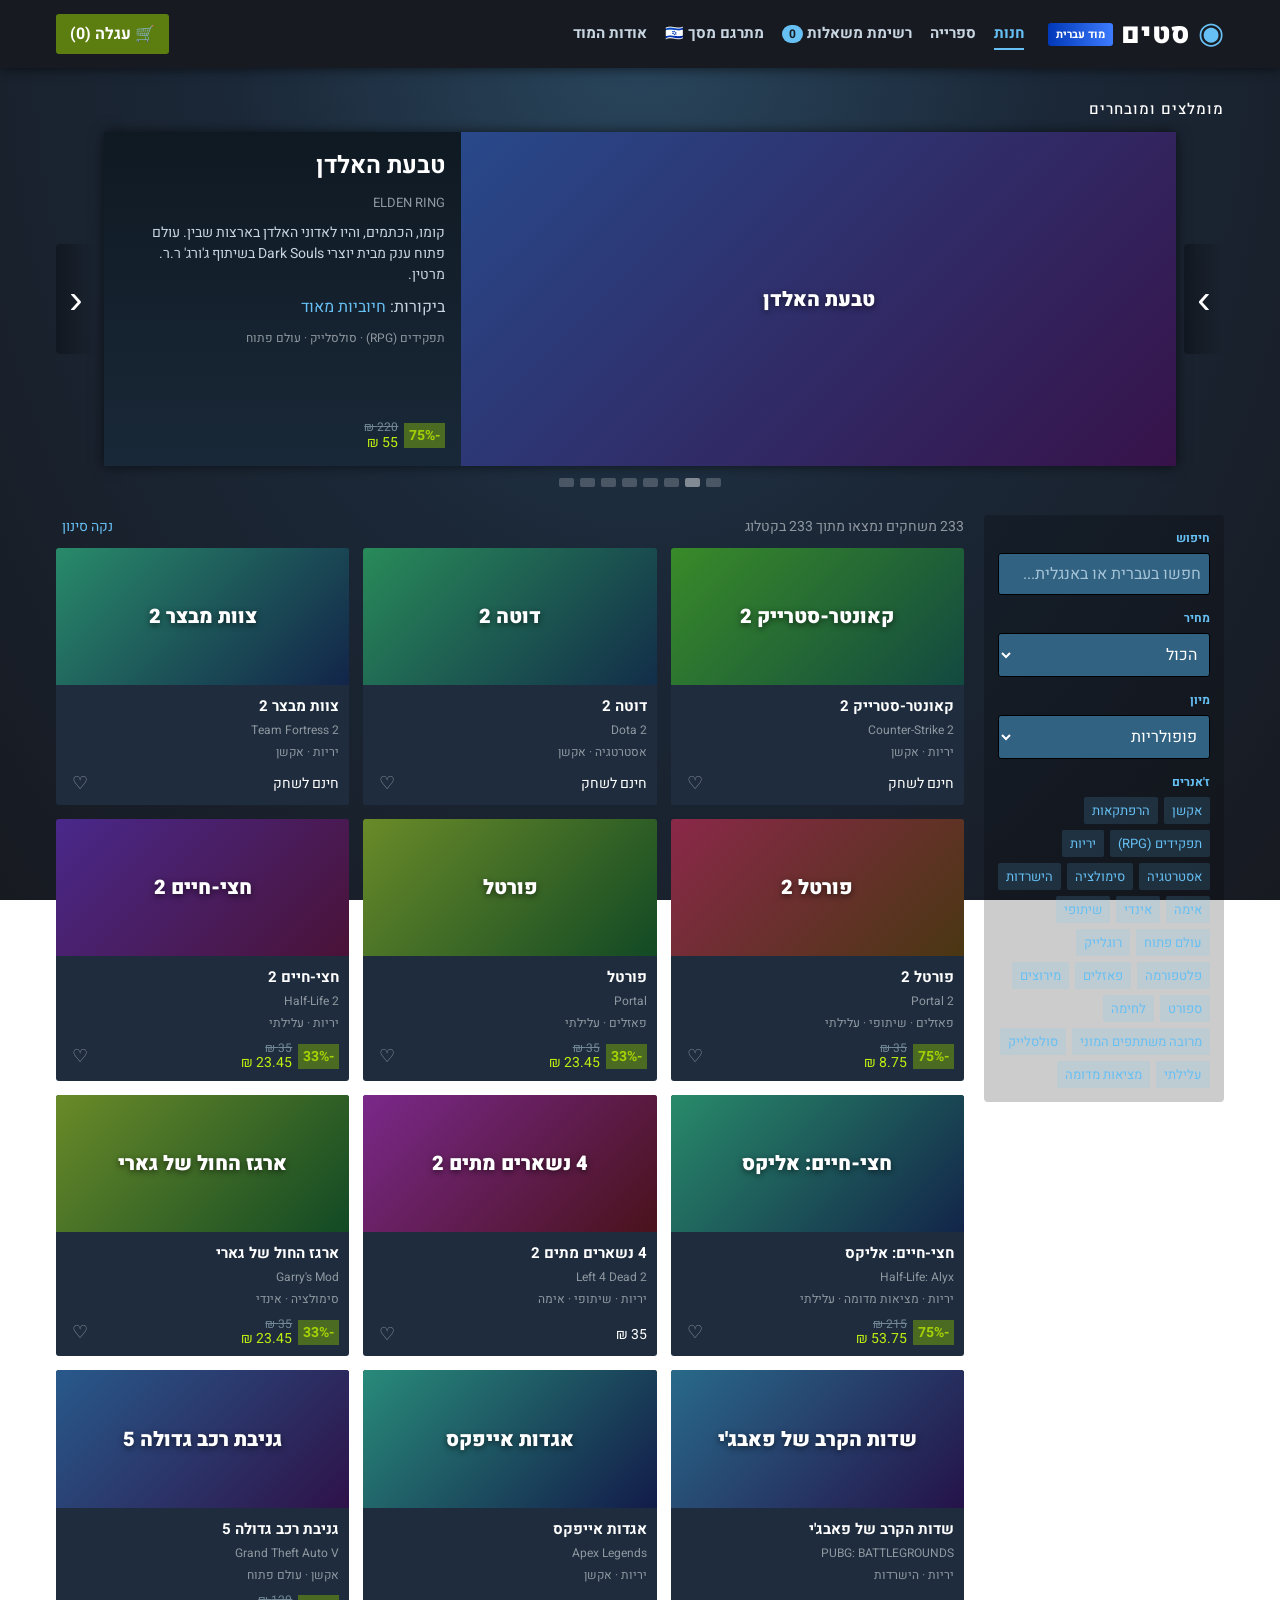
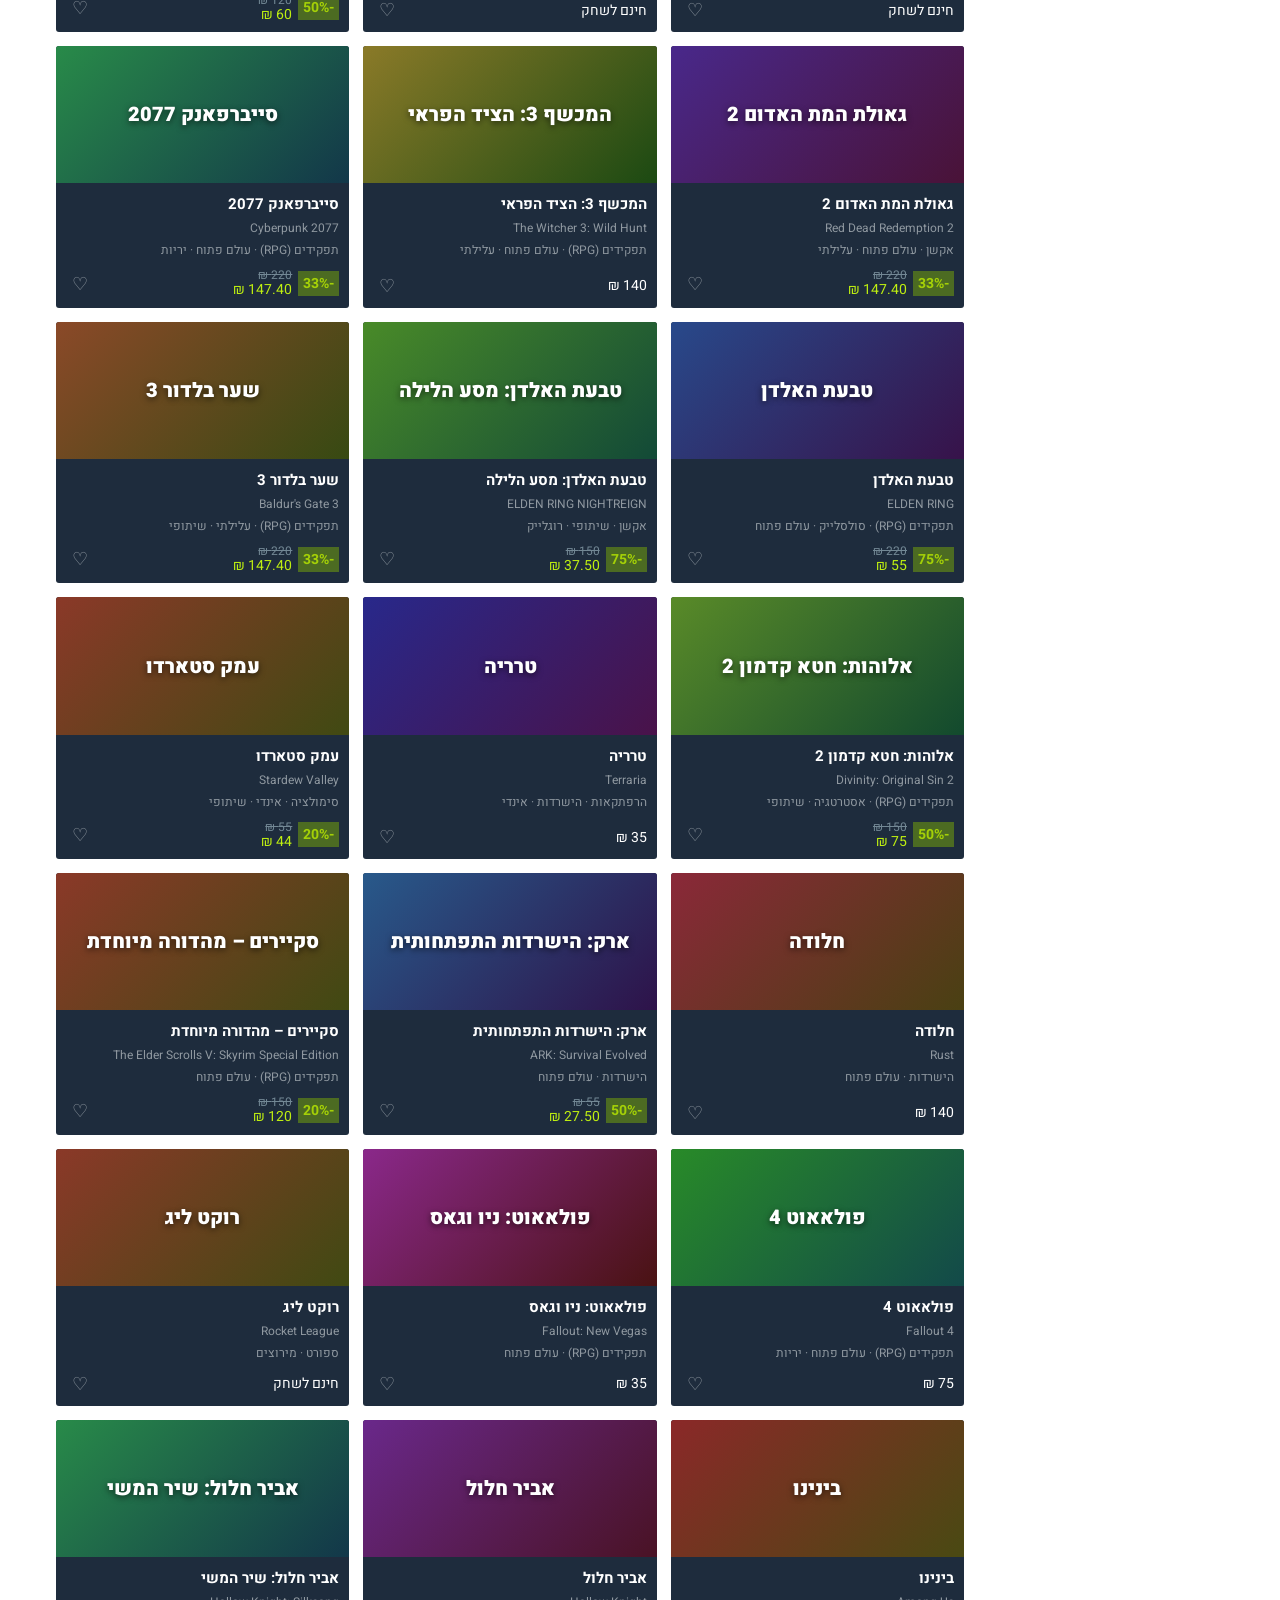
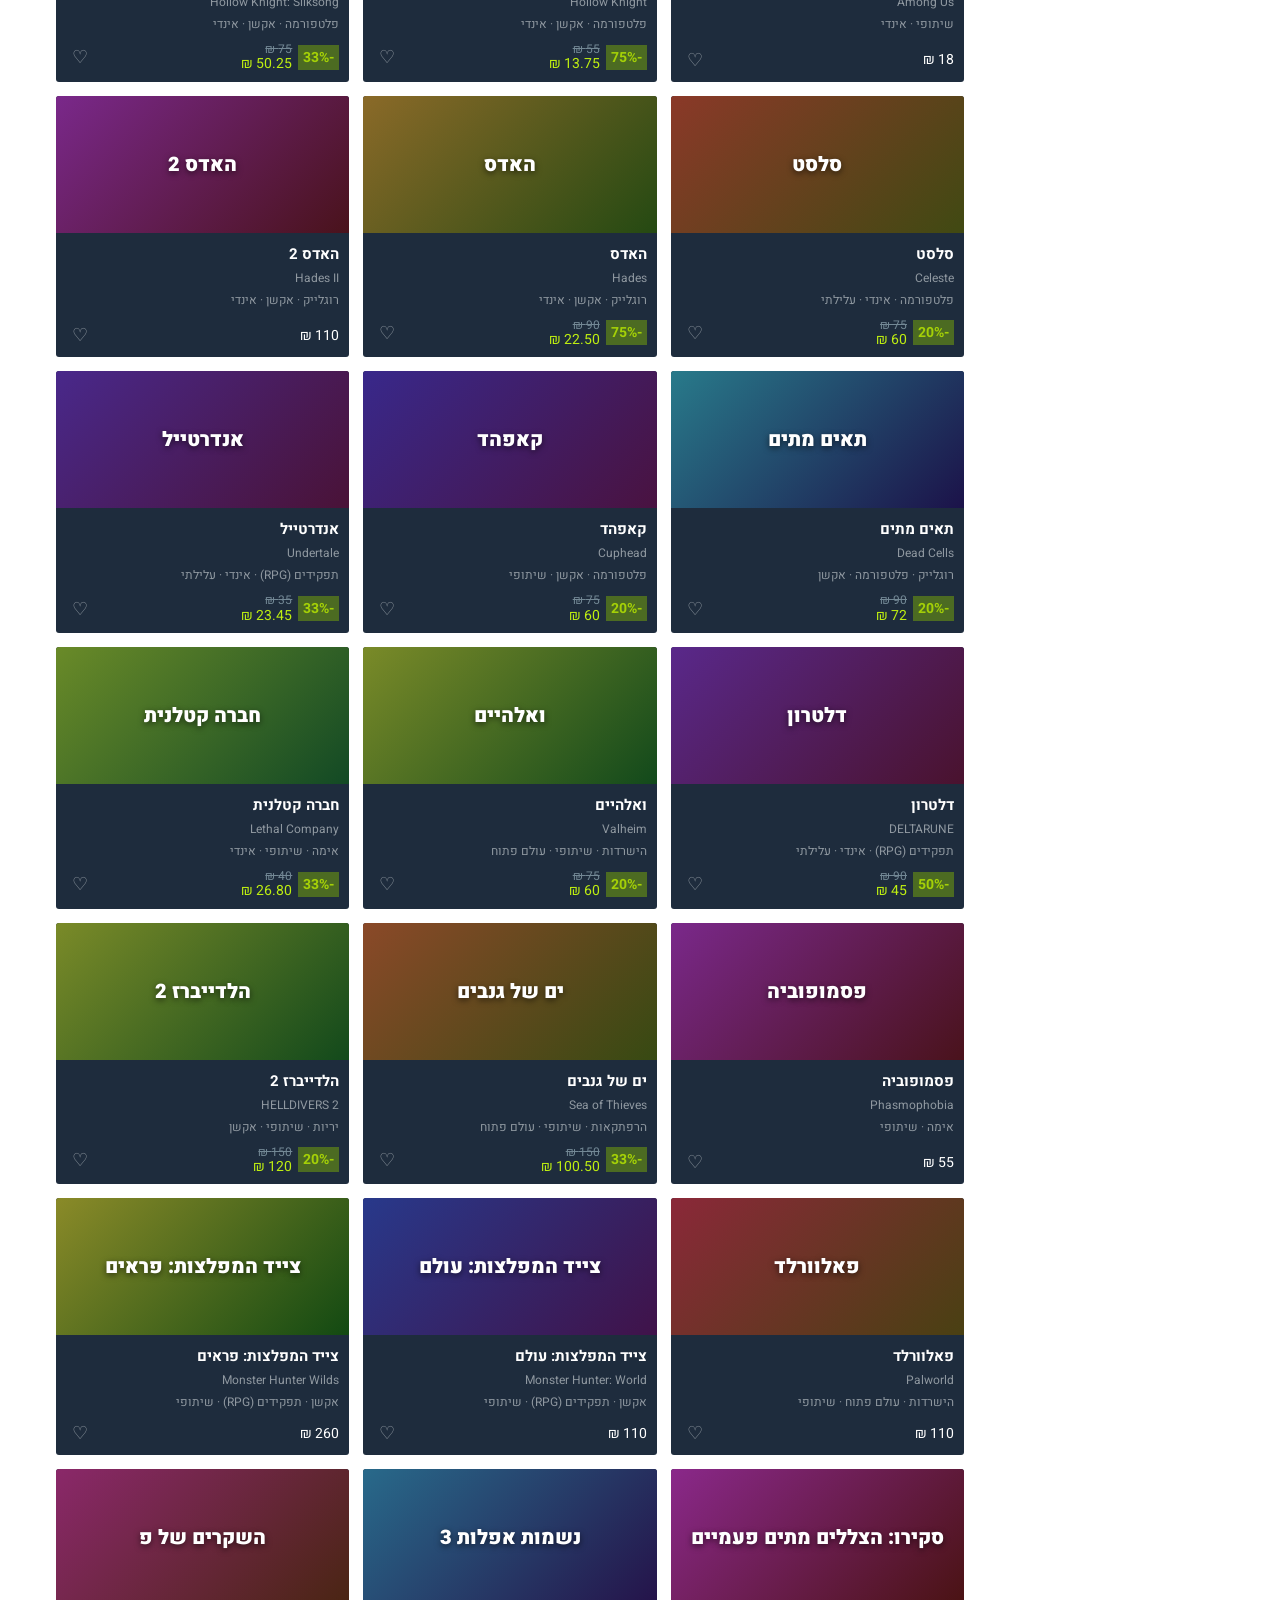
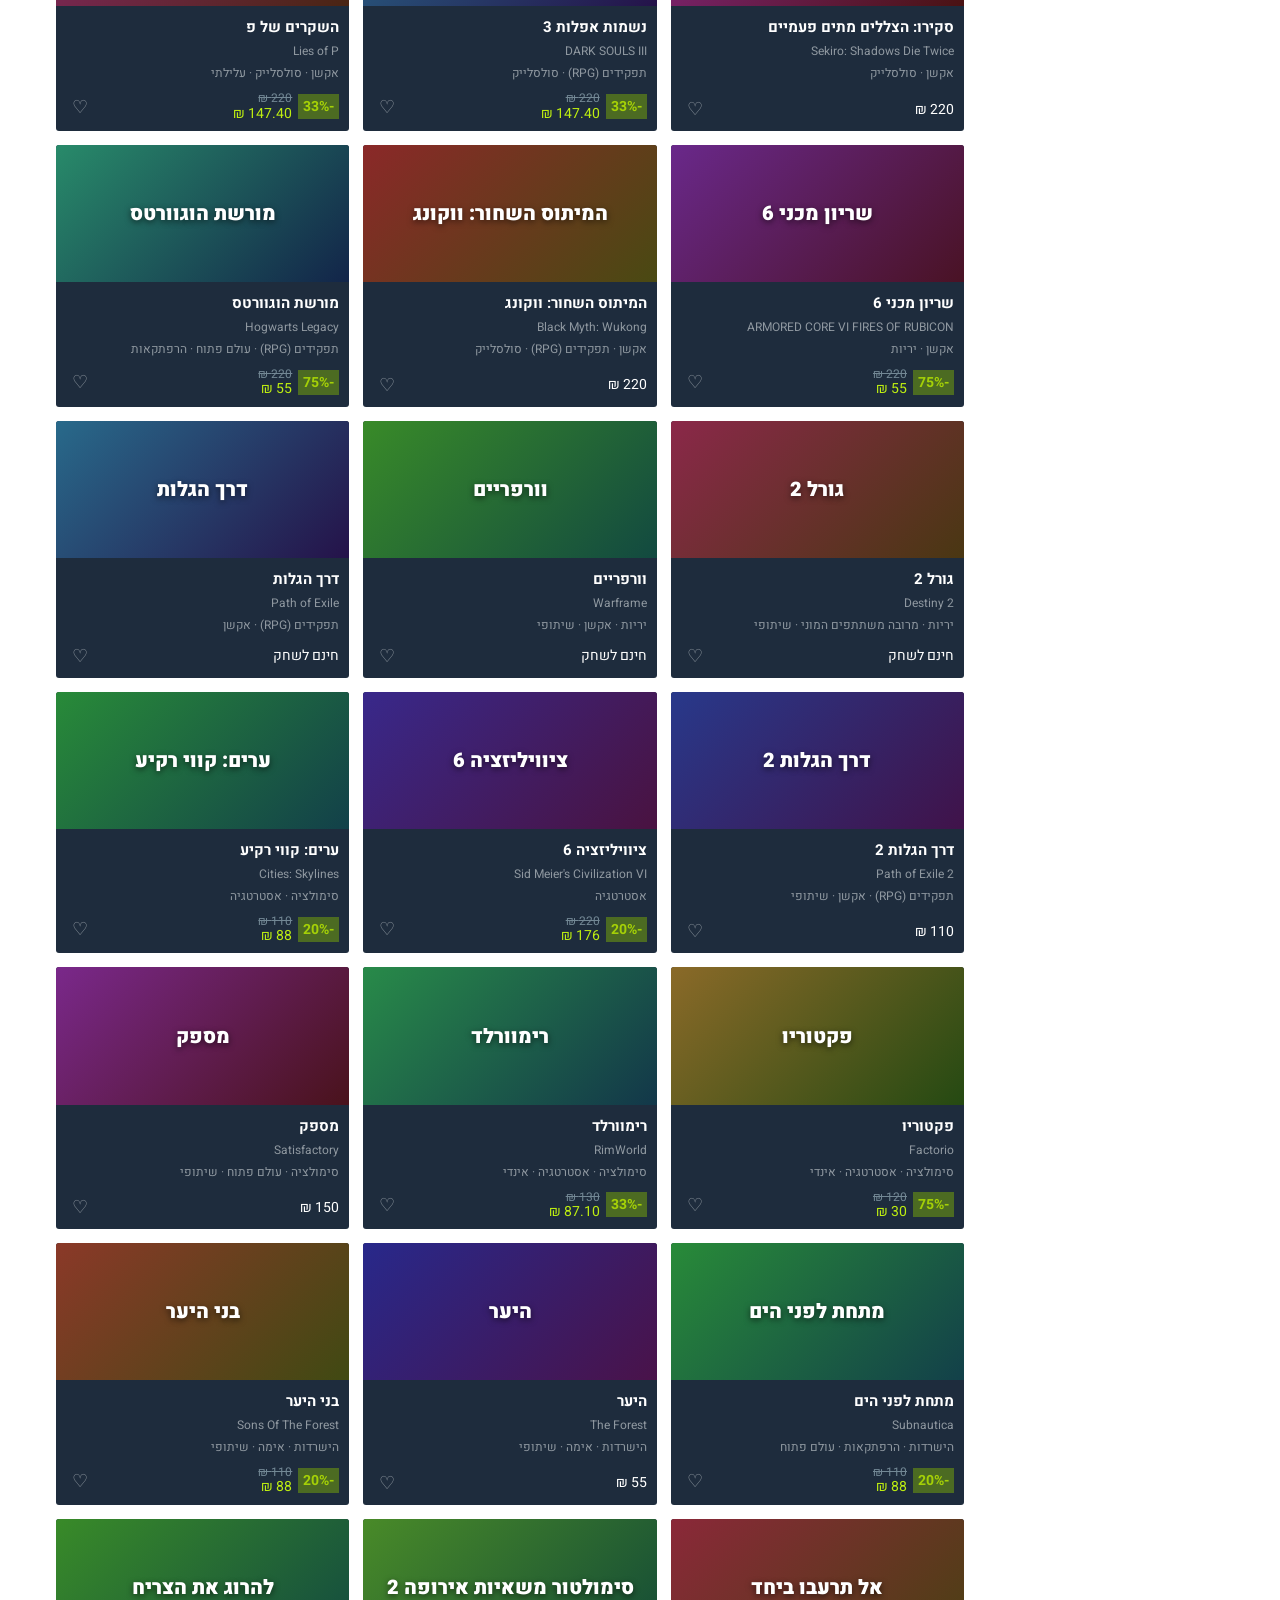
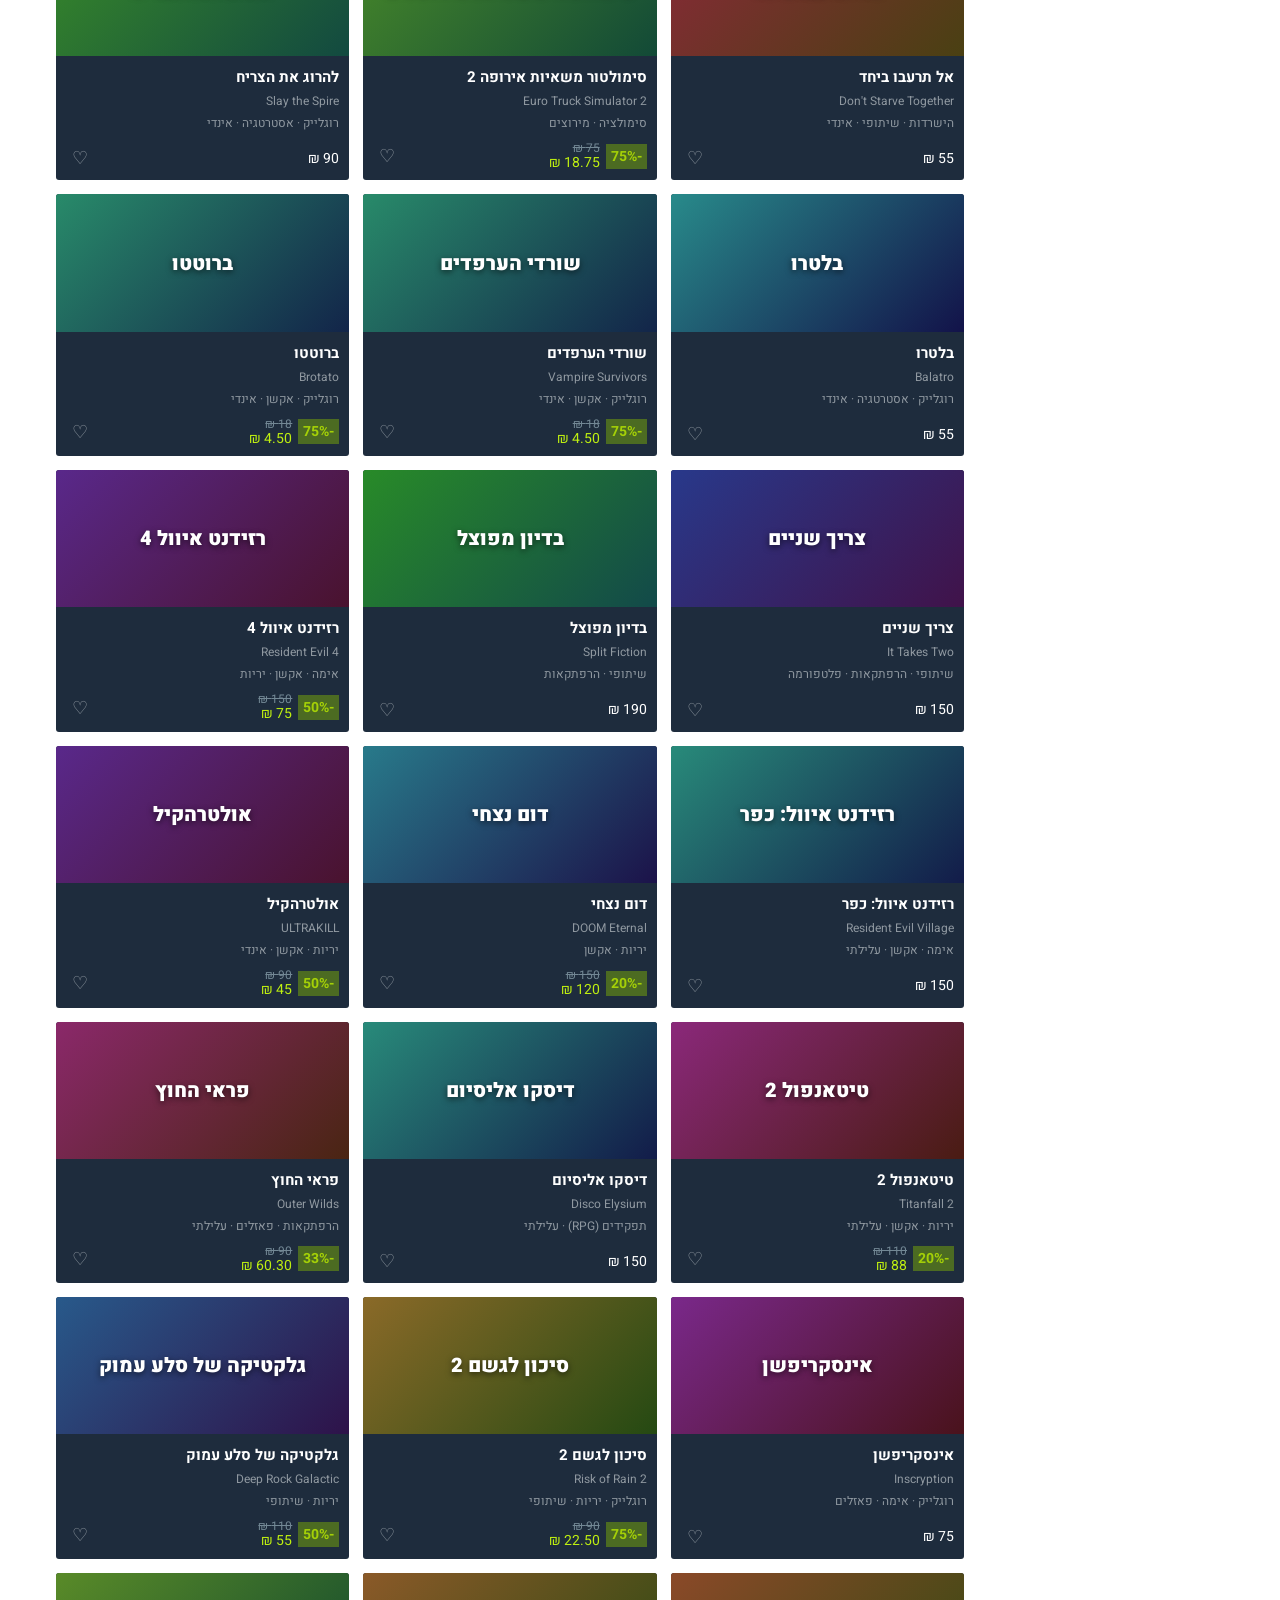
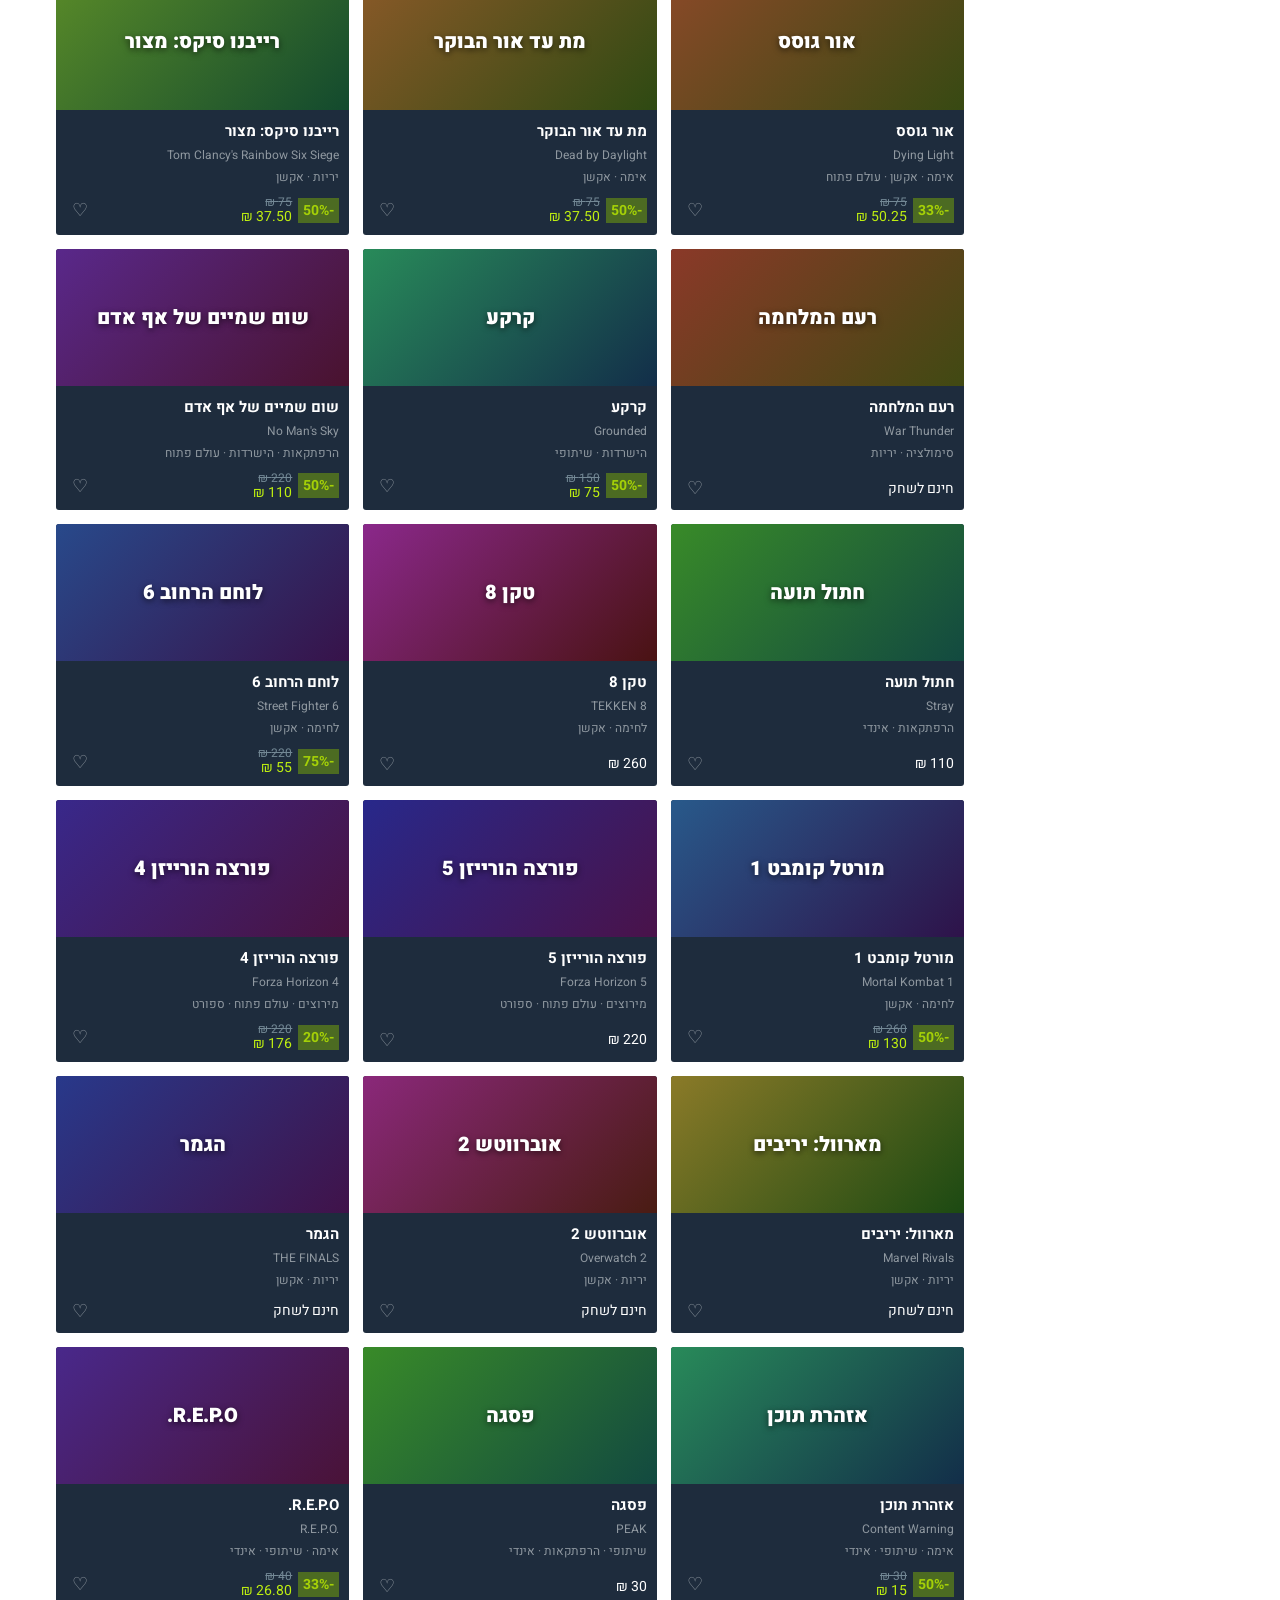
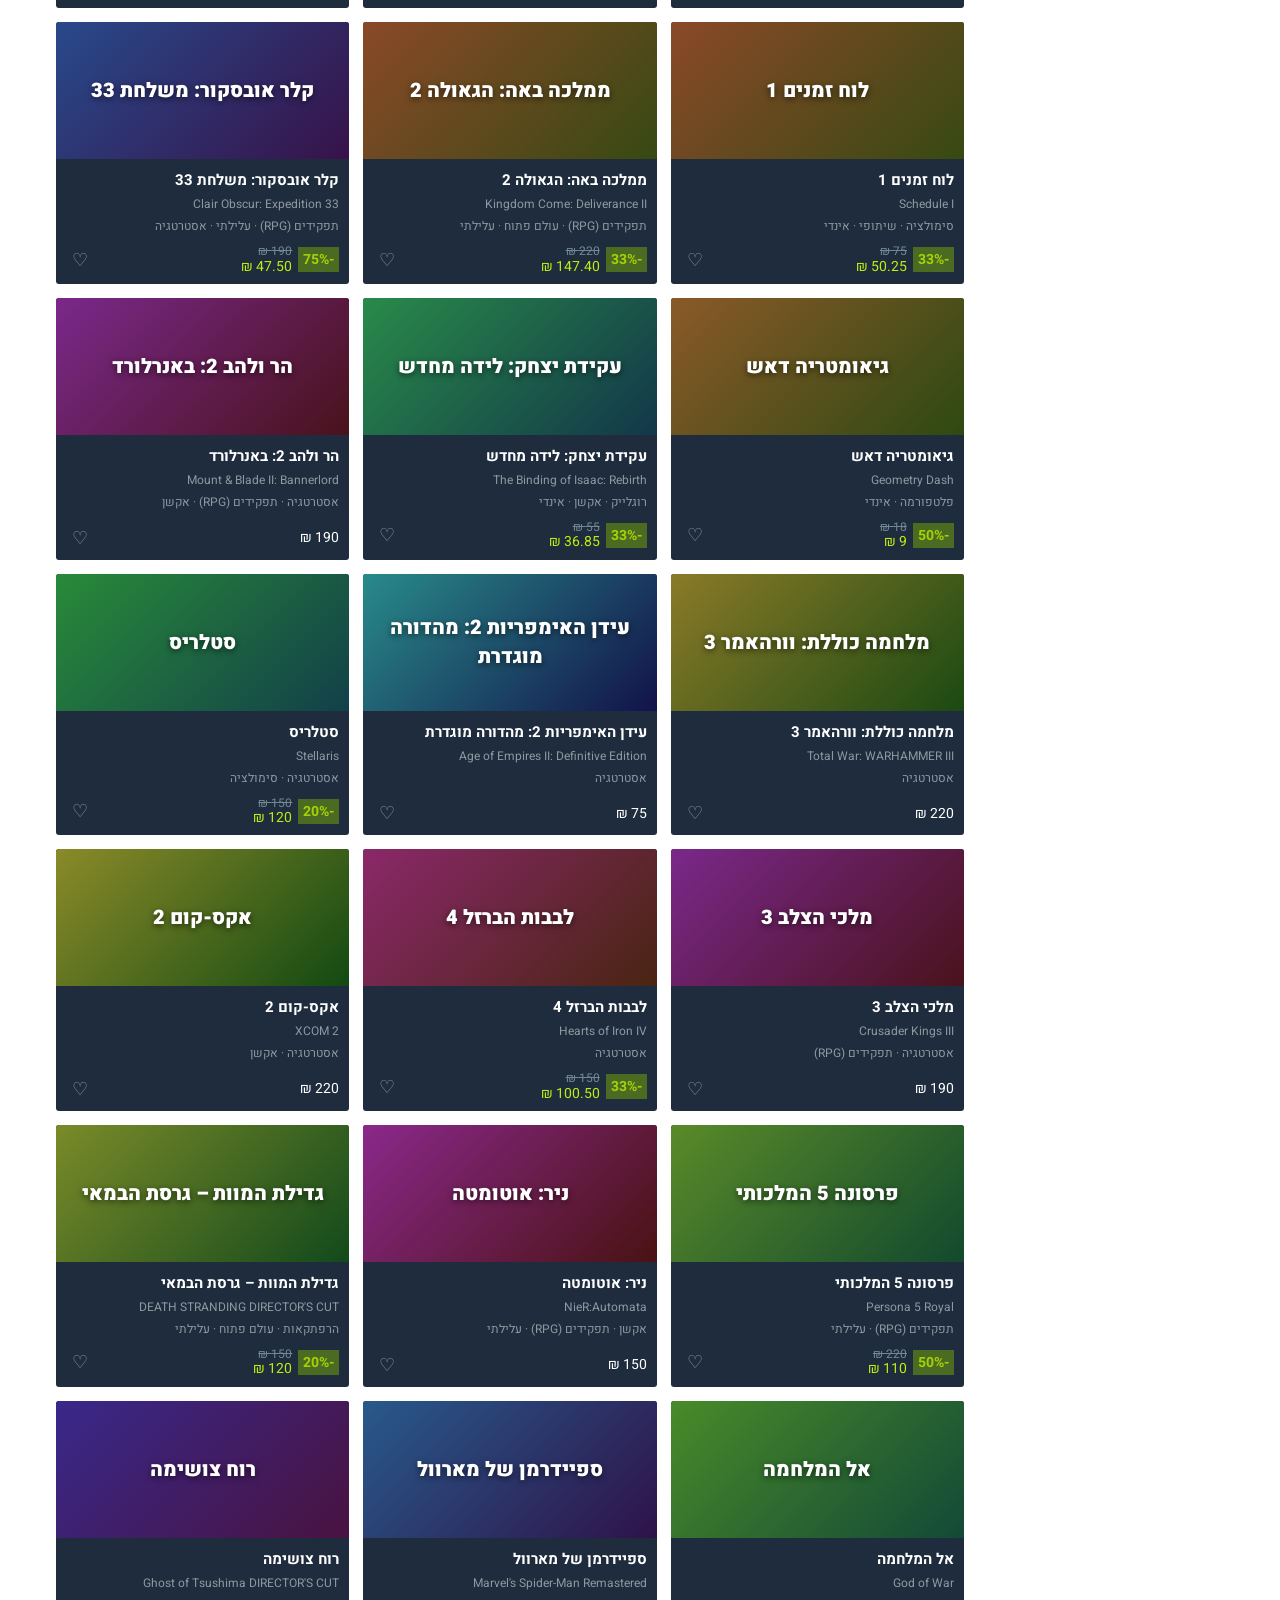
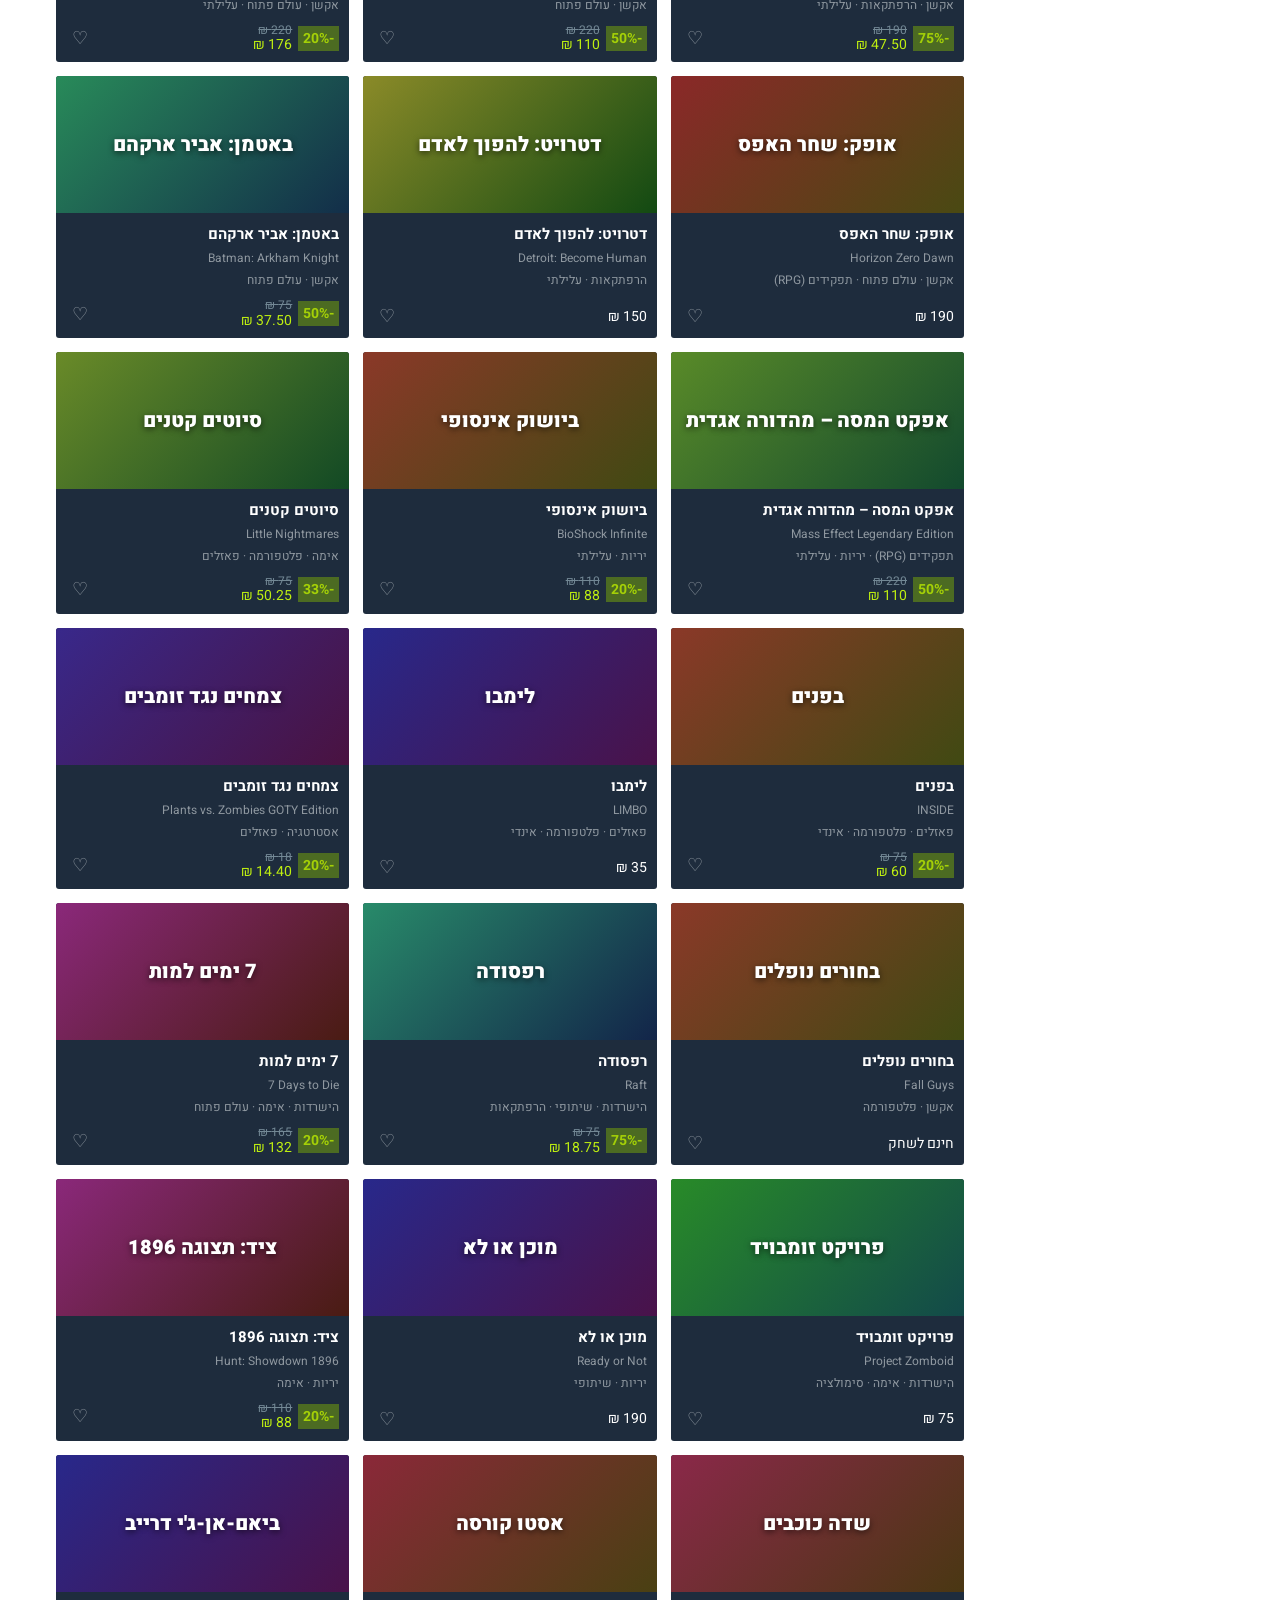
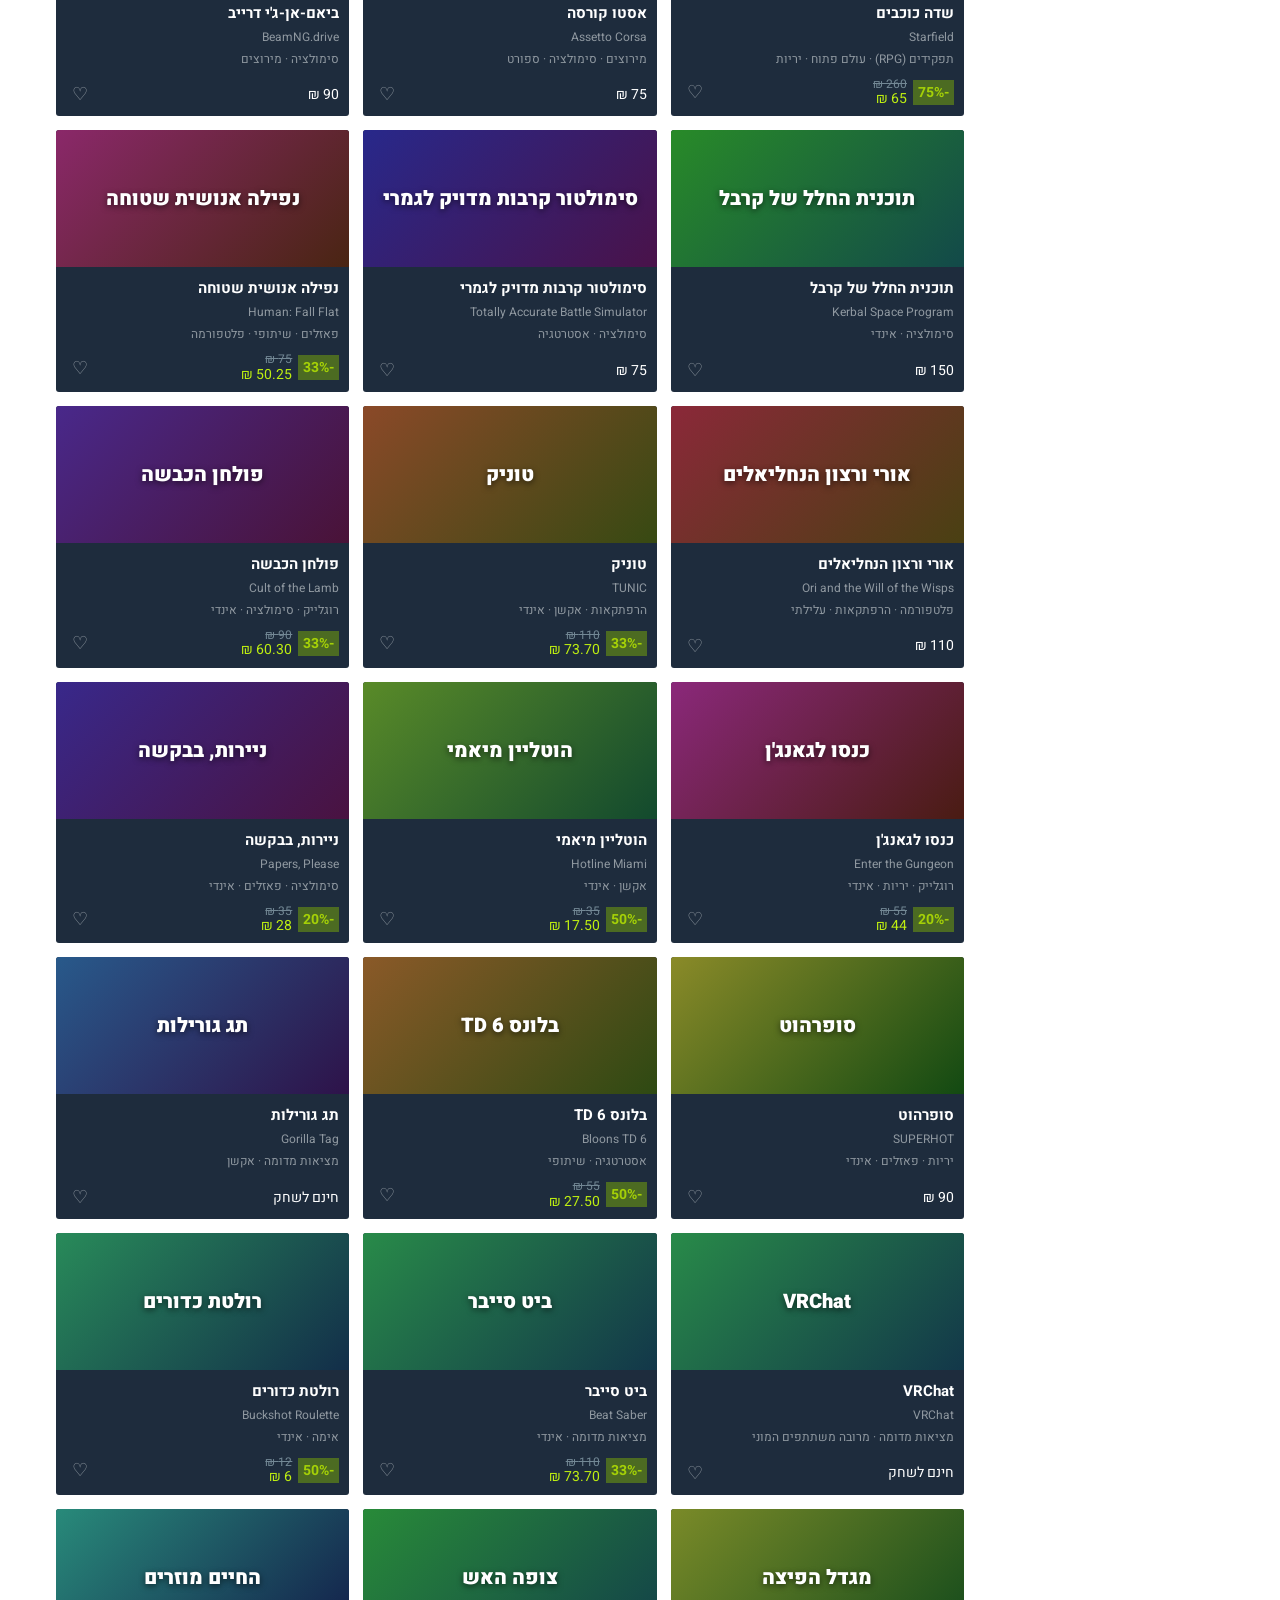
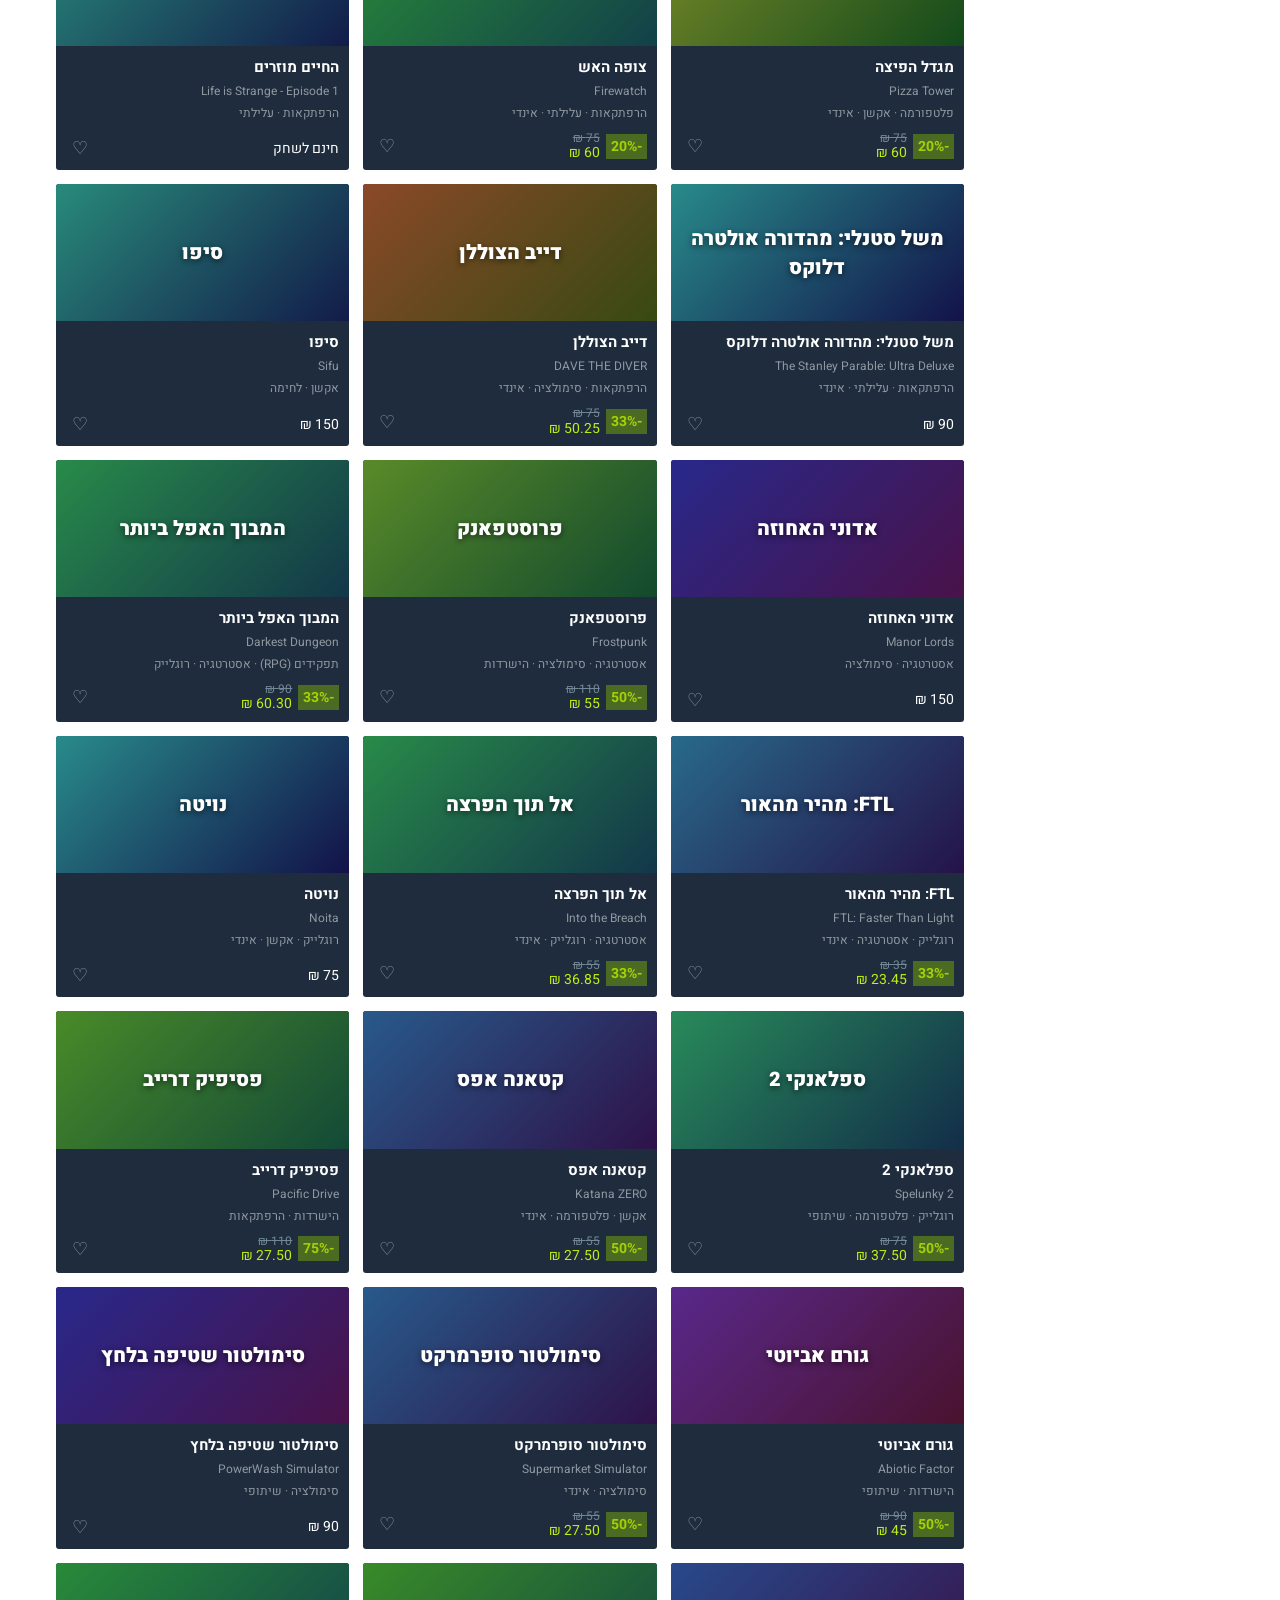
<file: steam/index.html>
<!DOCTYPE html>
<html lang="he" dir="rtl">
<head>
    <meta charset="UTF-8">
    <meta name="viewport" content="width=device-width, initial-scale=1.0">
    <title>סטים בעברית – מוד</title>
    <link rel="preconnect" href="https://fonts.googleapis.com">
    <link href="https://fonts.googleapis.com/css2?family=Heebo:wght@400;500;700;900&display=swap" rel="stylesheet">
    <link rel="stylesheet" href="style.css">
</head>
<body>

<header class="topbar">
    <div class="topbar-inner">
        <a class="logo" href="#" data-view="store">
            <span class="logo-icon">◉</span>
            <span class="logo-text">סטים</span>
            <span class="mod-badge">מוד עברית</span>
        </a>
        <nav class="main-nav">
            <a href="#" data-view="store" class="active">חנות</a>
            <a href="#" data-view="library">ספרייה</a>
            <a href="#" data-view="wishlist">רשימת משאלות <span id="wish-count" class="pill">0</span></a>
            <a href="translator.html">מתרגם מסך 🇮🇱</a>
            <a href="#" data-view="about">אודות המוד</a>
        </nav>
        <button id="cart-btn" class="cart-btn">🛒 עגלה (<span id="cart-count">0</span>)</button>
    </div>
</header>

<main class="page">

    <section id="view-store" class="view">
        <h2 class="section-title">מומלצים ומובחרים</h2>
        <div class="featured" id="featured">
            <button class="feat-arrow prev" id="feat-prev" aria-label="הקודם">›</button>
            <div class="feat-slide" id="feat-slide"></div>
            <button class="feat-arrow next" id="feat-next" aria-label="הבא">‹</button>
        </div>
        <div class="feat-dots" id="feat-dots"></div>

        <div class="store-layout">
            <aside class="sidebar">
                <h3>חיפוש</h3>
                <input id="search" type="search" placeholder="חפשו בעברית או באנגלית...">
                <h3>מחיר</h3>
                <select id="price-filter">
                    <option value="all">הכול</option>
                    <option value="free">חינם לשחק</option>
                    <option value="50">עד 50 ₪</option>
                    <option value="100">עד 100 ₪</option>
                    <option value="sale">במבצע</option>
                </select>
                <h3>מיון</h3>
                <select id="sort">
                    <option value="pop">פופולריות</option>
                    <option value="name">שם (א-ת)</option>
                    <option value="price-asc">מחיר: מהזול ליקר</option>
                    <option value="price-desc">מחיר: מהיקר לזול</option>
                    <option value="new">שנת יציאה: חדש קודם</option>
                    <option value="old">שנת יציאה: ישן קודם</option>
                </select>
                <h3>ז'אנרים</h3>
                <div id="genre-list" class="genre-list"></div>
            </aside>

            <section class="results">
                <div class="results-head">
                    <span id="result-count"></span>
                    <button id="clear-filters" class="link-btn">נקה סינון</button>
                </div>
                <div id="grid" class="grid"></div>
                <div id="no-results" class="no-results hidden">
                    <p>לא מצאנו את המשחק בקטלוג של המוד 😕</p>
                    <a id="steam-search-link" class="btn btn-green" target="_blank" rel="noopener">חפשו אותו בכל חנות Steam ←</a>
                </div>
            </section>
        </div>
    </section>

    <section id="view-library" class="view hidden">
        <h2 class="section-title">הספרייה שלי</h2>
        <p class="muted">משחקים ש"קניתם" בעגלה מופיעים כאן.</p>
        <div id="library-grid" class="grid"></div>
    </section>

    <section id="view-wishlist" class="view hidden">
        <h2 class="section-title">רשימת המשאלות שלי</h2>
        <div id="wish-grid" class="grid"></div>
    </section>

    <section id="view-about" class="view hidden">
        <h2 class="section-title">אודות המוד</h2>
        <div class="about">
            <p><strong>סטים בעברית</strong> הוא מוד מעריצים לא רשמי שמתרגם את חנות Steam לעברית – שמות משחקים, תיאורים, ז'אנרים וממשק מלא מימין לשמאל.</p>
            <p>הקטלוג כולל את המשחקים הפופולריים ביותר. לכל משחק אחר יש קישור לחיפוש ישיר בכל חנות Steam.</p>
            <p>המוד מתרגם את החנות, לא את המשחקים עצמם. בשביל עברית בתוך המשחקים יש <a href="translator.html">מתרגם מסך</a> שעובד על כל משחק, ובדף של כל משחק יש גם חיפוש מוד תרגום לעברית בסדנת Steam ובאינטרנט.</p>
            <p>המחירים משוערים בלבד ומיועדים להמחשה. רכישה אמיתית מתבצעת רק בדף המשחק ב-Steam.</p>
            <p class="muted">אין קשר ל-Valve Corporation. Steam והלוגואים של המשחקים הם סימנים מסחריים של בעליהם.</p>
        </div>
    </section>

</main>

<!-- חלון פרטי משחק -->
<div id="modal" class="modal hidden" role="dialog" aria-modal="true">
    <div class="modal-box">
        <button class="modal-close" id="modal-close" aria-label="סגור">✕</button>
        <div id="modal-content"></div>
    </div>
</div>

<!-- עגלת קניות -->
<aside id="cart" class="cart hidden">
    <div class="cart-head">
        <h3>עגלת הקניות שלך</h3>
        <button class="modal-close" id="cart-close" aria-label="סגור">✕</button>
    </div>
    <div id="cart-items"></div>
    <div class="cart-foot">
        <div class="cart-total">סה"כ משוער: <span id="cart-total">0 ₪</span></div>
        <button id="checkout" class="btn btn-green">רכוש לעצמי</button>
    </div>
</aside>

<div id="toast" class="toast hidden"></div>

<footer class="footer">
    מוד מעריצים לא רשמי · נבנה באהבה לגיימרים בישראל 🇮🇱
</footer>

<script src="games.js"></script>
<script src="app.js"></script>
</body>
</html>
</file>
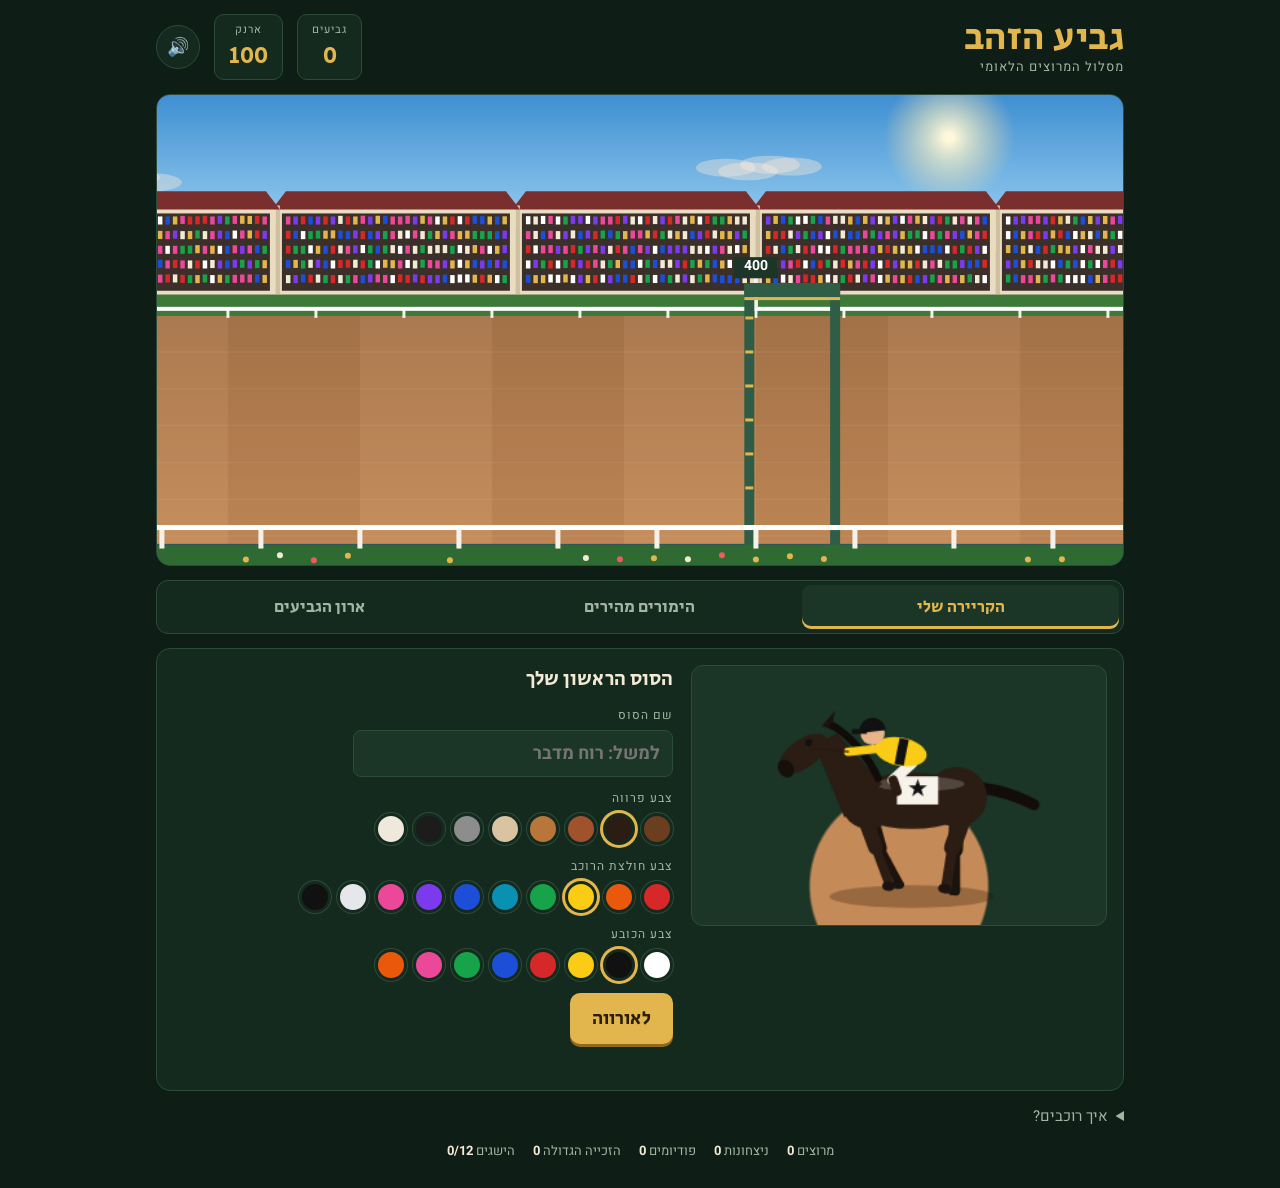
<file: horses.html>
<!DOCTYPE html>
<html lang="he">
<head>
    <meta charset="UTF-8">
    <meta name="viewport" content="width=device-width, initial-scale=1.0, viewport-fit=cover">
    <title>גביע הזהב</title>
    <link rel="preconnect" href="https://fonts.googleapis.com">
    <link rel="preconnect" href="https://fonts.gstatic.com" crossorigin>
    <link rel="stylesheet" href="https://fonts.googleapis.com/css2?family=Heebo:wght@400;500;700;900&family=Secular+One&display=swap">
    <link rel="stylesheet" href="horses.css">
</head>
<body>
<div id="app" dir="rtl">
    <header id="topbar">
        <div class="brand">
            <span class="brand-mark">גביע הזהב</span>
            <span class="brand-sub">מסלול המרוצים הלאומי</span>
        </div>
        <div class="purse">
            <span class="purse-label">גביעים</span>
            <span id="trophy-count" class="purse-value">0</span>
        </div>
        <div class="purse">
            <span class="purse-label">ארנק</span>
            <span id="coins" class="purse-value">100</span>
        </div>
        <button id="mute" class="icon-btn" type="button" aria-label="השתקה">🔊</button>
    </header>

    <div id="stage">
        <canvas id="scene"></canvas>
        <div id="hud" hidden>
            <div class="hud-chip"><span class="hud-k">מקום</span><b id="hud-rank">1/6</b></div>
            <div class="hud-chip"><span class="hud-k">לסיום</span><b id="hud-left">700 מ'</b></div>
            <div class="hud-chip"><span class="hud-k">מהירות</span><b id="hud-speed">0 קמ"ש</b></div>
        </div>
        <div id="ticker" hidden><span id="ticker-text"></span></div>
        <div id="big" hidden></div>
        <div id="flash"></div>
        <div id="toasts"></div>
    </div>

    <nav id="modes" class="modes" role="tablist">
        <button type="button" data-mode="career" class="on">הקריירה שלי</button>
        <button type="button" data-mode="bet">הימורים מהירים</button>
        <button type="button" data-mode="trophies">ארון הגביעים</button>
    </nav>

    <!-- קריירה: יצירת סוס -->
    <section id="create" class="panel" hidden>
        <div class="create-grid">
            <div class="preview-box"><canvas id="preview-create" width="320" height="200"></canvas></div>
            <div class="create-form">
                <h2 id="create-title">הסוס הראשון שלך</h2>
                <label class="field">
                    <span>שם הסוס</span>
                    <input id="horse-name" type="text" maxlength="12" placeholder="למשל: רוח מדבר" autocomplete="off">
                </label>
                <div class="field"><span>צבע פרווה</span><div id="sw-coat" class="swatches"></div></div>
                <div class="field"><span>צבע חולצת הרוכב</span><div id="sw-silk" class="swatches"></div></div>
                <div class="field"><span>צבע הכובע</span><div id="sw-cap" class="swatches"></div></div>
                <button id="create-go" class="cta" type="button">לאורווה</button>
                <p id="create-msg" class="msg"></p>
            </div>
        </div>
    </section>

    <!-- קריירה: אורווה ועונה -->
    <section id="career" class="panel" hidden>
        <div class="career-grid">
            <div class="my-horse">
                <div class="preview-box small"><canvas id="preview-stable" width="320" height="200"></canvas></div>
                <div class="row-head">
                    <h2 id="my-name">—</h2>
                    <span id="my-rating" class="rating"></span>
                    <button id="edit-horse" class="link-btn" type="button">עריכה</button>
                </div>
                <div id="train" class="train"></div>
            </div>
            <div class="season">
                <div class="row-head">
                    <h2 id="season-title">עונה 1</h2>
                    <span class="hint">נקודות: 10 · 6 · 4 · 3 · 2 · 1, הגמר כפול</span>
                </div>
                <ol id="calendar" class="calendar"></ol>
                <table class="standings">
                    <thead><tr><th>#</th><th>סוס</th><th>נק'</th></tr></thead>
                    <tbody id="standings"></tbody>
                </table>
            </div>
        </div>
        <div class="bet-box career-bet">
            <div class="bet-col">
                <h3>הימור על עצמך</h3>
                <div class="chips" id="self-chips">
                    <button type="button" data-v="0" class="on">בלי</button>
                    <button type="button" data-v="10">10</button>
                    <button type="button" data-v="25">25</button>
                    <button type="button" data-v="50">50</button>
                </div>
            </div>
            <div class="bet-col payout">
                <h3>יחס לניצחון</h3>
                <div><b id="self-odds">—</b> <span class="muted" id="self-line"></span></div>
            </div>
            <button id="career-go" class="cta" type="button">למרוץ</button>
        </div>
    </section>

    <!-- הימורים -->
    <section id="paddock" class="panel" hidden>
        <div class="row-head">
            <h2>בחר מרוץ</h2>
            <div id="race-tabs" class="tabs" role="tablist"></div>
            <span id="bet-cond" class="cond"></span>
        </div>
        <div class="row-head">
            <h2>בחר סוס</h2>
            <span class="hint">כל סוס עם כוחות, אסטרטגיה ויחס זכייה משלו</span>
        </div>
        <div id="cards" class="cards"></div>
        <div class="bet-box">
            <div class="bet-col">
                <h3>סוג הימור</h3>
                <div class="seg" id="bet-type">
                    <button type="button" data-type="win" class="on">ניצחון</button>
                    <button type="button" data-type="place">מקום 1–3</button>
                </div>
            </div>
            <div class="bet-col">
                <h3>סכום</h3>
                <div class="chips" id="chips">
                    <button type="button" data-v="10">10</button>
                    <button type="button" data-v="25">25</button>
                    <button type="button" data-v="50">50</button>
                    <button type="button" data-v="100">100</button>
                    <button type="button" data-v="all">הכול</button>
                </div>
            </div>
            <div class="bet-col payout">
                <h3>זכייה אפשרית</h3>
                <div><b id="potential">—</b> <span class="muted" id="bet-line"></span></div>
            </div>
            <button id="start" class="cta" type="button">לשער הזינוק</button>
        </div>
        <p id="paddock-msg" class="msg"></p>
    </section>

    <!-- גביעים -->
    <section id="trophies" class="panel" hidden>
        <div class="row-head">
            <h2>הישגים</h2>
            <span id="ach-count" class="hint"></span>
        </div>
        <div id="ach-grid" class="ach-grid"></div>
    </section>

    <!-- רכיבה -->
    <section id="ride" class="panel" hidden>
        <div class="ride-grid">
            <div class="meters">
                <div class="meter-label"><span>כוח</span><span id="power-num">100</span></div>
                <div class="bar"><div id="power"></div></div>
                <div class="meter-label"><span>קצב הפרסות</span><span id="combo"></span></div>
                <div class="rhythm"><div class="zone"></div><div id="marker"></div></div>
            </div>
            <div class="ride-btns">
                <button id="jump" class="boost jump" type="button" hidden>קפיצה<small>חץ למעלה</small></button>
                <button id="boost" class="boost" type="button">דהירה!<small>רווח / לחיצה</small></button>
            </div>
        </div>
    </section>

    <!-- תוצאות -->
    <section id="results" class="panel" hidden>
        <div class="res-head">
            <h2 id="res-title">תוצאות</h2>
            <div id="res-money" class="res-money"></div>
        </div>
        <table class="res-table">
            <thead><tr><th>מקום</th><th>סוס</th><th>זמן</th><th>פער</th></tr></thead>
            <tbody id="res-body"></tbody>
        </table>
        <ul id="res-lines" class="res-lines"></ul>
        <div class="res-foot">
            <span></span>
            <button id="next" class="cta" type="button">המשך</button>
        </div>
    </section>

    <section class="howto-wrap">
        <details class="howto">
            <summary>איך רוכבים?</summary>
            <p><b>דהירה:</b> לחצו על רווח או על כפתור הדהירה בקצב הפרסות. לחיצה כשהסמן באזור הזהב היא <b>מושלמת</b>: דחיפה חזקה שצורכת פחות כוח, ורצף לחיצות כאלה מגדיל אותה. לחיצות מהירות מדי מבלבלות את הסוס.</p>
            <p><b>משוכות:</b> לחצו על חץ למעלה או על כפתור הקפיצה כמה צעדים לפני המשוכה. כשכפתור הקפיצה מאיר בזהב, זה הרגע המושלם. קפיצה מוקדמת או מאוחרת מדי עלולה להסתיים בנפילה.</p>
            <p><b>קריירה:</b> מרוויחים כסף בכל מרוץ, מאמנים את הסוס ואוספים נקודות. מי שמסיים עונה במקום הראשון זוכה בגביע.</p>
        </details>
    </section>

    <footer id="career-stats" class="career-stats"></footer>
</div>
<script src="horses.js"></script>
</body>
</html>
</file>
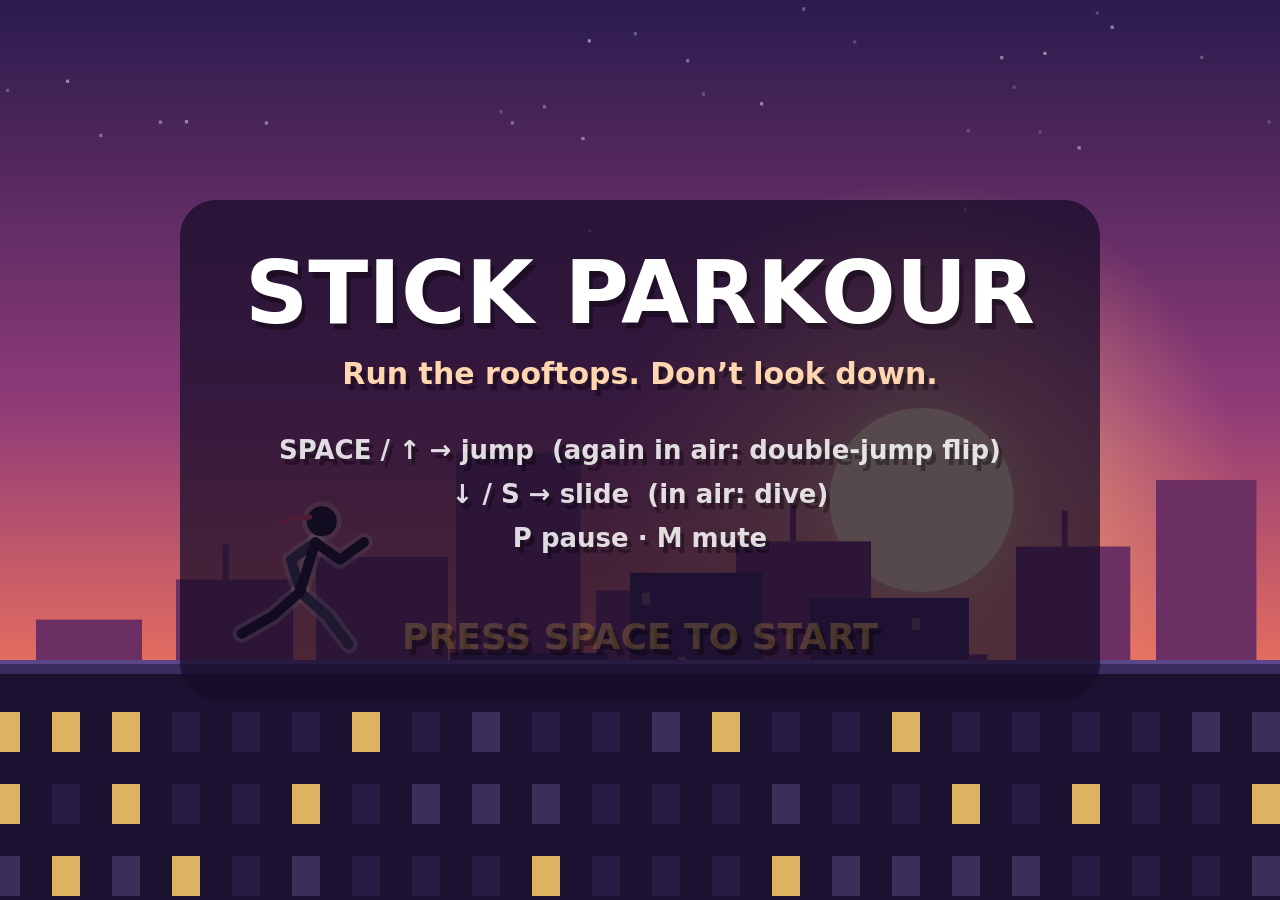
<file: parkour.html>
<!DOCTYPE html>
<html lang="en">
<head>
<meta charset="UTF-8">
<meta name="viewport" content="width=device-width, initial-scale=1.0, maximum-scale=1.0, user-scalable=no">
<title>Stick Parkour</title>
<style>
  html, body {
    margin: 0;
    height: 100%;
    overflow: hidden;
    background: #1b1430;
    touch-action: none;
    user-select: none;
    -webkit-user-select: none;
    -webkit-tap-highlight-color: transparent;
  }
  canvas { display: block; width: 100vw; height: 100vh; }
</style>
</head>
<body>
<canvas id="c"></canvas>
<script>
(() => {
'use strict';

// ---------------------------------------------------------------------------
// Canvas & scaling. The world is 450 units tall; width depends on the screen.
// ---------------------------------------------------------------------------
const cv = document.getElementById('c');
const ctx = cv.getContext('2d');
const WORLD_H = 450;
let W = 800, VH = 450, scale = 1, dpr = 1, oy = 0;

function resize() {
  dpr = Math.min(window.devicePixelRatio || 1, 2);
  const w = window.innerWidth, h = window.innerHeight;
  cv.width = Math.floor(w * dpr);
  cv.height = Math.floor(h * dpr);
  scale = Math.min(h / WORLD_H, w / 640);
  W = w / scale;
  VH = h / scale;
  oy = VH - WORLD_H; // extra sky on tall (portrait) screens
}
window.addEventListener('resize', resize);
resize();

// ---------------------------------------------------------------------------
// Storage (best score) - wrapped so private mode never breaks the game
// ---------------------------------------------------------------------------
const BEST_KEY = 'stickParkourBest';
function loadBest() { try { return +localStorage.getItem(BEST_KEY) || 0; } catch (e) { return 0; } }
function saveBest(v) { try { localStorage.setItem(BEST_KEY, String(v)); } catch (e) {} }

// ---------------------------------------------------------------------------
// Tiny synth sound effects
// ---------------------------------------------------------------------------
let actx = null, muted = false;
function beep(freq, dur, type = 'square', vol = 0.05, slide = 0) {
  if (muted) return;
  try {
    if (!actx) actx = new (window.AudioContext || window.webkitAudioContext)();
    const t = actx.currentTime;
    const o = actx.createOscillator(), g = actx.createGain();
    o.type = type;
    o.frequency.setValueAtTime(freq, t);
    if (slide) o.frequency.exponentialRampToValueAtTime(Math.max(30, freq + slide), t + dur);
    g.gain.setValueAtTime(vol, t);
    g.gain.exponentialRampToValueAtTime(0.0001, t + dur);
    o.connect(g); g.connect(actx.destination);
    o.start(t); o.stop(t + dur);
  } catch (e) {}
}
const sfx = {
  jump:  () => beep(380, 0.12, 'square', 0.04, 260),
  dbl:   () => beep(560, 0.18, 'triangle', 0.06, 520),
  coin:  () => { beep(880, 0.07, 'square', 0.03); setTimeout(() => beep(1320, 0.1, 'square', 0.03), 60); },
  slide: () => beep(220, 0.18, 'sawtooth', 0.025, -120),
  land:  () => beep(110, 0.07, 'triangle', 0.05),
  mantle:() => beep(260, 0.08, 'triangle', 0.05, 120),
  die:   () => beep(320, 0.55, 'sawtooth', 0.06, -280),
};

// ---------------------------------------------------------------------------
// Helpers
// ---------------------------------------------------------------------------
const rnd = (a, b) => a + Math.random() * (b - a);
const clamp = (v, a, b) => Math.max(a, Math.min(b, v));
const lerp = (a, b, t) => a + (b - a) * t;
function hash(a, b) {
  const s = Math.sin(a * 127.1 + b * 311.7) * 43758.5453;
  return s - Math.floor(s);
}

// ---------------------------------------------------------------------------
// Game constants & state
// ---------------------------------------------------------------------------
const GRAV = 2300, JUMP_V = 790, DJUMP_V = 700;
const STAND_H = 64, SLIDE_H = 28, PW = 20;
const MANTLE = 18; // how far below a ledge you can still pull yourself up

let state = 'menu'; // menu | play | pause | dead
let player, solids, bars, coins, particles;
let camX, dist, coinScore, speed, deadTimer, shake, genX, lastTop, newBest, flash;
let best = loadBest();
let time = 0;

function reset() {
  player = {
    x: 0, y: 330, vy: 0, vx: 0,
    ground: true, jumps: 0, slide: 0, coyote: 0, buffer: 0,
    flip: 0, flipping: false, fastFall: false,
    phase: 0, airTime: 0, dead: false, rot: 0, mantle: 0,
  };
  solids = []; bars = []; coins = []; particles = [];
  camX = -150; dist = 0; coinScore = 0; speed = 380;
  deadTimer = 0; shake = 0; newBest = false; flash = 0;
  solids.push({ x: -500, y: 330, w: 1600, h: 2000, type: 'bld', seed: 7 });
  genX = 1100; lastTop = 330;
}

function score() { return Math.floor(dist / 20) + coinScore; }

// ---------------------------------------------------------------------------
// Level generation: rooftops with gaps, crates, vents, hanging billboards
// ---------------------------------------------------------------------------
function addCoinArc(x0, x1, yBase, height, n) {
  for (let i = 0; i < n; i++) {
    const t = n === 1 ? 0.5 : i / (n - 1);
    coins.push({ x: lerp(x0, x1, t), y: yBase - Math.sin(t * Math.PI) * height, got: false, t: Math.random() * 6 });
  }
}

function generate() {
  while (genX < camX + W + 900) {
    // next rooftop height (smaller y = higher)
    let top = clamp(lastTop - rnd(-90, 70), 230, 370);
    const up = lastTop - top; // positive -> next roof is higher
    const maxGap = speed * 0.5 * (up > 0 ? 1 - up / 170 : 1);
    const minGap = Math.min(maxGap * 0.8, speed * 0.15 + 40);
    const gap = rnd(minGap, maxGap);
    const x = genX + gap;
    const w = rnd(480, 1050);
    solids.push({ x, y: top, w, h: 2000, type: 'bld', seed: (Math.random() * 1000) | 0 });

    if (Math.random() < 0.6) addCoinArc(genX - 20, x + 20, Math.min(lastTop, top) - 70, 70, 5);

    // obstacles on this roof
    let ox = x + Math.max(240, speed * 0.55);
    while (ox < x + w - 170) {
      const r = Math.random();
      if (r < 0.38) {               // crate: jump over (or onto)
        const h = rnd(28, 46), bw = rnd(30, 48);
        solids.push({ x: ox, y: top - h, w: bw, h, type: 'box' });
        if (Math.random() < 0.5) addCoinArc(ox - 50, ox + bw + 50, top - h - 30, 40, 3);
        ox += bw;
      } else if (r < 0.62) {        // tall vent: big jump, or land on it
        const h = rnd(72, 102), bw = rnd(44, 74);
        solids.push({ x: ox, y: top - h, w: bw, h, type: 'vent' });
        ox += bw;
      } else if (r < 0.88) {        // hanging billboard: slide under
        const bw = rnd(100, 170);
        bars.push({ x: ox, y: top - 220, w: bw, h: 220 - 42 });
        for (let i = 0; i < 3; i++) coins.push({ x: ox + bw * (i + 0.5) / 3, y: top - 16, got: false, t: Math.random() * 6 });
        ox += bw;
      } else {                       // open roof: coin trail
        for (let i = 0; i < 4; i++) coins.push({ x: ox + i * 34, y: top - 24, got: false, t: Math.random() * 6 });
        ox += 120;
      }
      ox += speed * rnd(0.9, 1.5);
    }
    genX = x + w;
    lastTop = top;
  }
}

// ---------------------------------------------------------------------------
// Particles
// ---------------------------------------------------------------------------
function burst(x, y, n, color, spd, life, grav = 900, size = 3) {
  for (let i = 0; i < n; i++) {
    const a = Math.random() * Math.PI * 2, s = Math.random() * spd;
    particles.push({ x, y, vx: Math.cos(a) * s, vy: Math.sin(a) * s, life, max: life, color, grav, size });
  }
}
function dust(x, y, n) {
  for (let i = 0; i < n; i++) {
    particles.push({ x: x + rnd(-8, 8), y, vx: rnd(-160, -40), vy: rnd(-120, -20), life: 0.45, max: 0.45,
      color: 'rgba(255,220,190,', grav: 200, size: rnd(2, 4) });
  }
}

// ---------------------------------------------------------------------------
// Input
// ---------------------------------------------------------------------------
function start() {
  reset();
  state = 'play';
}
function pressJump() {
  if (state === 'menu') { start(); return; }
  if (state === 'dead') { if (deadTimer > 0.6) start(); return; }
  if (state === 'pause') { state = 'play'; return; }
  player.buffer = 0.13;
}
function pressSlide() {
  if (state !== 'play') return;
  const p = player;
  if (p.ground) {
    if (p.slide <= 0) sfx.slide();
    p.slide = 0.6;
  } else {
    p.fastFall = true; // dive down, then slide on landing
    p.flipping = false;
  }
}
function togglePause() {
  if (state === 'play') state = 'pause';
  else if (state === 'pause') state = 'play';
}

window.addEventListener('keydown', e => {
  const k = e.code;
  if (['Space', 'ArrowUp', 'ArrowDown', 'KeyW', 'KeyS'].includes(k)) e.preventDefault();
  if (e.repeat) return;
  if (k === 'Space' || k === 'ArrowUp' || k === 'KeyW' || k === 'Enter') pressJump();
  else if (k === 'ArrowDown' || k === 'KeyS') pressSlide();
  else if (k === 'KeyP' || k === 'Escape') togglePause();
  else if (k === 'KeyM') muted = !muted;
});

// Touch / mouse: left part of the screen = slide, right part = jump.
cv.addEventListener('pointerdown', e => {
  e.preventDefault();
  if (state === 'play' && e.clientX < window.innerWidth * 0.4) pressSlide();
  else pressJump();
});
cv.addEventListener('contextmenu', e => e.preventDefault());

document.addEventListener('visibilitychange', () => {
  if (document.hidden && state === 'play') state = 'pause';
});

let isTouch = false;
window.addEventListener('touchstart', () => { isTouch = true; }, { passive: true });

// ---------------------------------------------------------------------------
// Physics
// ---------------------------------------------------------------------------
function pHeight(p) { return p.slide > 0 ? SLIDE_H : STAND_H; }

function hitsBar(p, h) {
  for (const b of bars) {
    if (p.x + PW / 2 > b.x && p.x - PW / 2 < b.x + b.w && p.y - h < b.y + b.h && p.y > b.y) return true;
  }
  return false;
}

function die() {
  const p = player;
  p.dead = true;
  p.vx = speed * 0.35;
  p.vy = -520;
  state = 'dead';
  deadTimer = 0;
  shake = 14;
  flash = 1;
  burst(p.x, p.y - 30, 26, 'rgba(255,255,255,', 420, 0.8);
  sfx.die();
  const s = score();
  if (s > best) { best = s; newBest = true; saveBest(best); }
}

function step(dt) {
  const p = player;
  speed = Math.min(880, 380 + dist * 0.008);
  p.buffer -= dt;
  p.coyote -= dt;
  if (p.mantle > 0) p.mantle -= dt;

  if (p.slide > 0) {
    p.slide -= dt;
    // keep sliding while there is a billboard above us
    if (p.slide <= 0 && hitsBar(p, STAND_H)) p.slide = 0.05;
  }

  // jumping (buffered, with coyote time and a double jump)
  if (p.buffer > 0) {
    if (p.ground || p.coyote > 0) {
      p.vy = -JUMP_V; p.ground = false; p.coyote = 0; p.jumps = 1; p.buffer = 0; p.slide = 0;
      dust(p.x, p.y, 6);
      sfx.jump();
    } else if (p.jumps < 2) {
      p.vy = -DJUMP_V; p.jumps = 2; p.buffer = 0;
      p.flipping = true; p.flip = 0; p.fastFall = false;
      burst(p.x, p.y - 10, 14, 'rgba(255,240,170,', 220, 0.4, 0);
      sfx.dbl();
    }
  }

  const prevBottom = p.y;
  p.vy += GRAV * dt;
  if (p.fastFall) p.vy = Math.max(p.vy, 1150);
  p.vy = Math.min(p.vy, 1700);

  const dx = speed * dt;
  p.x += dx;
  dist += dx;
  p.y += p.vy * dt;
  p.phase += dt * speed / 40;

  if (p.flipping) {
    p.flip += dt * 13;
    if (p.flip >= Math.PI * 2) { p.flip = 0; p.flipping = false; }
  }

  // landing: find the highest surface we crossed this step
  const wasGround = p.ground;
  p.ground = false;
  let landY = Infinity, landS = null;
  for (const s of solids) {
    if (p.x + PW / 2 > s.x && p.x - PW / 2 < s.x + s.w) {
      if (p.vy >= 0 && prevBottom <= s.y + 1 && p.y >= s.y && s.y < landY) { landY = s.y; landS = s; }
    }
  }
  if (landS) {
    p.y = landY;
    p.vy = 0;
    p.ground = true;
    if (!wasGround) {
      if (p.airTime > 0.25) { dust(p.x, p.y, 10); sfx.land(); }
      p.jumps = 0;
      p.flipping = false; p.flip = 0;
      if (p.fastFall) { p.fastFall = false; p.slide = 0.6; sfx.slide(); dust(p.x, p.y, 8); }
    }
  }
  if (p.ground) p.airTime = 0; else p.airTime += dt;
  if (wasGround && !p.ground && p.vy >= 0) p.coyote = 0.1;

  // side collisions: mantle up small ledges, otherwise crash
  const h = pHeight(p);
  for (const s of solids) {
    if (p.x + PW / 2 > s.x && p.x - PW / 2 < s.x + s.w && p.y > s.y + 2 && p.y - h < s.y + s.h) {
      if (p.y - s.y <= MANTLE && !hitsAbove(s)) {
        p.y = s.y; p.vy = 0; p.ground = true; p.jumps = 0; p.flipping = false; p.mantle = 0.18;
        sfx.mantle();
      } else { die(); return; }
    }
  }
  if (hitsBar(p, h)) { die(); return; }
  if (p.y > WORLD_H + 160) { die(); return; }

  // coins
  const cy = p.y - h / 2;
  for (const c of coins) {
    if (!c.got && Math.abs(c.x - p.x) < 24 && Math.abs(c.y - cy) < h / 2 + 14) {
      c.got = true;
      coinScore += 10;
      burst(c.x, c.y, 8, 'rgba(255,214,90,', 160, 0.35, 0, 2.5);
      sfx.coin();
    }
  }

  // running dust
  if (p.ground && Math.random() < (p.slide > 0 ? 0.7 : 0.12)) dust(p.x - 6, p.y, 1);
}

// a ledge can't be mantled if a solid sits right on top of it
function hitsAbove(s) {
  for (const o of solids) {
    if (o !== s && o.x < s.x + s.w && o.x + o.w > s.x && Math.abs(o.y + o.h - s.y) < 1 &&
        player.x + PW / 2 > o.x && player.x - PW / 2 < o.x + o.w) return true;
  }
  return false;
}

function update(dt) {
  time += dt;
  if (state === 'menu') {
    player.phase += dt * 380 / 40;
    return;
  }
  if (state === 'pause') return;

  if (state === 'play') {
    const sub = 3;
    for (let i = 0; i < sub && state === 'play'; i++) step(dt / sub);
    camX = player.x - Math.max(120, W * 0.28);
    generate();
    // cleanup things far behind the camera
    const cut = camX - 300;
    solids = solids.filter(s => s.x + s.w > cut);
    bars = bars.filter(b => b.x + b.w > cut);
    coins = coins.filter(c => c.x > cut && !(c.got));
  } else if (state === 'dead') {
    const p = player;
    deadTimer += dt;
    p.vy += GRAV * dt;
    p.x += p.vx * dt;
    p.y += p.vy * dt;
    p.rot += dt * 9;
  }

  for (const q of particles) {
    q.life -= dt;
    q.vy += q.grav * dt;
    q.x += q.vx * dt;
    q.y += q.vy * dt;
  }
  particles = particles.filter(q => q.life > 0);
  shake = Math.max(0, shake - dt * 40);
  flash = Math.max(0, flash - dt * 3);
}

// ---------------------------------------------------------------------------
// Rendering
// ---------------------------------------------------------------------------
function drawSky() {
  const g = ctx.createLinearGradient(0, 0, 0, VH);
  g.addColorStop(0, '#2a1b4d');
  g.addColorStop(0.45, '#8f3b78');
  g.addColorStop(0.75, '#e86f5e');
  g.addColorStop(1, '#ffc27a');
  ctx.fillStyle = g;
  ctx.fillRect(0, 0, W, VH);

  // sun
  const sx = W * 0.72, sy = oy + 250;
  const sg = ctx.createRadialGradient(sx, sy, 10, sx, sy, 160);
  sg.addColorStop(0, 'rgba(255,236,170,0.95)');
  sg.addColorStop(0.35, 'rgba(255,190,120,0.5)');
  sg.addColorStop(1, 'rgba(255,160,110,0)');
  ctx.fillStyle = sg;
  ctx.fillRect(sx - 160, sy - 160, 320, 320);
  ctx.fillStyle = '#ffe9a8';
  ctx.beginPath(); ctx.arc(sx, sy, 46, 0, Math.PI * 2); ctx.fill();

  // stars at the top
  ctx.fillStyle = 'rgba(255,255,255,0.6)';
  for (let i = 0; i < 40; i++) {
    const x = (hash(i, 3) * W * 1.3 - (camX * 0.02) % (W * 1.3) + W * 1.3) % (W * 1.3);
    const y = hash(i, 9) * (oy + 120);
    const tw = 0.5 + 0.5 * Math.sin(time * 2 + i);
    ctx.globalAlpha = 0.3 + tw * 0.5;
    ctx.fillRect(x, y, 1.6, 1.6);
  }
  ctx.globalAlpha = 1;
}

function drawSkyline(f, unit, minH, maxH, color, seed, winColor) {
  const off = camX * f;
  const i0 = Math.floor(off / unit) - 1, i1 = i0 + Math.ceil(W / unit) + 3;
  ctx.fillStyle = color;
  for (let i = i0; i < i1; i++) {
    const h = lerp(minH, maxH, hash(i, seed));
    const bw = unit * lerp(0.7, 1.05, hash(i, seed + 1));
    const x = i * unit - off;
    const y = oy + WORLD_H - h;
    ctx.fillRect(x, y, bw, VH - y);
    if (hash(i, seed + 2) > 0.7) ctx.fillRect(x + bw * 0.4, y - 18, 3, 18); // antenna
  }
  if (winColor) {
    ctx.fillStyle = winColor;
    for (let i = i0; i < i1; i++) {
      const h = lerp(minH, maxH, hash(i, seed));
      const bw = unit * lerp(0.7, 1.05, hash(i, seed + 1));
      const x = i * unit - off, y = oy + WORLD_H - h;
      for (let r = 0; r < 8; r++) for (let c = 0; c < 3; c++) {
        if (hash(i * 13 + r, c + seed) > 0.78) ctx.fillRect(x + 6 + c * (bw - 12) / 3, y + 10 + r * 16, 4, 6);
      }
    }
  }
}

function drawBuilding(s) {
  const x = s.x - camX, y = s.y, bottom = VH - oy + 10;
  ctx.fillStyle = '#1a1230';
  ctx.fillRect(x, y, s.w, bottom - y);
  // roof ledge
  ctx.fillStyle = '#3b2c5e';
  ctx.fillRect(x - 4, y, s.w + 8, 7);
  ctx.fillStyle = '#5a4688';
  ctx.fillRect(x - 4, y, s.w + 8, 2);
  // side rim light
  ctx.fillStyle = 'rgba(255,170,120,0.18)';
  ctx.fillRect(x, y + 7, 3, bottom - y);
  // windows
  const x0 = Math.max(0, Math.floor((camX - s.x - 20) / 30));
  const x1 = Math.min(Math.floor((s.w - 30) / 30), Math.ceil((camX + W - s.x) / 30));
  for (let c = x0; c <= x1; c++) {
    for (let r = 0; ; r++) {
      const wy = y + 26 + r * 36;
      if (wy > bottom) break;
      const lit = hash(s.seed + c, r);
      ctx.fillStyle = lit > 0.72 ? 'rgba(255,207,107,0.85)' : lit > 0.45 ? 'rgba(120,100,170,0.35)' : 'rgba(40,30,70,0.9)';
      ctx.fillRect(x + 16 + c * 30, wy, 14, 20);
    }
  }
}

function drawBox(s) {
  const x = s.x - camX, y = s.y;
  ctx.fillStyle = '#9a5f2c';
  ctx.fillRect(x, y, s.w, s.h);
  ctx.strokeStyle = '#5e3714';
  ctx.lineWidth = 3;
  ctx.strokeRect(x + 1.5, y + 1.5, s.w - 3, s.h - 3);
  ctx.beginPath();
  ctx.moveTo(x + 3, y + 3); ctx.lineTo(x + s.w - 3, y + s.h - 3);
  ctx.moveTo(x + s.w - 3, y + 3); ctx.lineTo(x + 3, y + s.h - 3);
  ctx.stroke();
  ctx.fillStyle = 'rgba(255,200,140,0.35)';
  ctx.fillRect(x, y, s.w, 2);
}

function drawVent(s) {
  const x = s.x - camX, y = s.y;
  ctx.fillStyle = '#4a4e6e';
  ctx.fillRect(x, y, s.w, s.h);
  ctx.fillStyle = '#353853';
  for (let yy = y + 10; yy < y + s.h - 6; yy += 9) ctx.fillRect(x + 6, yy, s.w - 12, 4);
  ctx.fillStyle = '#6c7199';
  ctx.fillRect(x - 3, y, s.w + 6, 5);
  ctx.fillStyle = 'rgba(255,200,150,0.4)';
  ctx.fillRect(x - 3, y, s.w + 6, 1.5);
}

function drawBar(b) {
  const x = b.x - camX, y = b.y, bottom = b.y + b.h;
  // chains going up out of view
  ctx.strokeStyle = '#2a2140';
  ctx.lineWidth = 3;
  ctx.beginPath();
  ctx.moveTo(x + 14, -oy - 10); ctx.lineTo(x + 14, y);
  ctx.moveTo(x + b.w - 14, -oy - 10); ctx.lineTo(x + b.w - 14, y);
  ctx.stroke();
  // board
  ctx.fillStyle = '#2b2045';
  ctx.fillRect(x, y, b.w, b.h);
  ctx.fillStyle = '#e94560';
  ctx.fillRect(x + 6, y + 6, b.w - 12, b.h - 30);
  ctx.fillStyle = 'rgba(255,255,255,0.9)';
  ctx.font = 'bold 22px system-ui, sans-serif';
  ctx.textAlign = 'center';
  ctx.textBaseline = 'middle';
  ctx.fillText('SLIDE', x + b.w / 2, y + b.h / 2 - 20);
  ctx.font = 'bold 30px system-ui, sans-serif';
  ctx.fillText('↓', x + b.w / 2, y + b.h / 2 + 14);
  // hazard stripes on the bottom edge
  ctx.save();
  ctx.beginPath(); ctx.rect(x, bottom - 18, b.w, 18); ctx.clip();
  ctx.fillStyle = '#ffd23f';
  ctx.fillRect(x, bottom - 18, b.w, 18);
  ctx.fillStyle = '#111';
  for (let i = -20; i < b.w + 20; i += 20) {
    ctx.beginPath();
    ctx.moveTo(x + i, bottom); ctx.lineTo(x + i + 10, bottom); ctx.lineTo(x + i + 28, bottom - 18); ctx.lineTo(x + i + 18, bottom - 18);
    ctx.fill();
  }
  ctx.restore();
}

function drawCoin(c) {
  const x = c.x - camX, y = c.y + Math.sin(time * 4 + c.t) * 3;
  const sq = Math.abs(Math.cos(time * 3 + c.t));
  ctx.fillStyle = 'rgba(255,214,90,0.25)';
  ctx.beginPath(); ctx.arc(x, y, 12, 0, Math.PI * 2); ctx.fill();
  ctx.fillStyle = '#ffd65a';
  ctx.beginPath(); ctx.ellipse(x, y, 7 * (0.35 + 0.65 * sq), 7, 0, 0, Math.PI * 2); ctx.fill();
  ctx.fillStyle = '#fff3c4';
  ctx.beginPath(); ctx.ellipse(x - 1.5 * sq, y - 2, 2 * sq + 0.5, 2.5, 0, 0, Math.PI * 2); ctx.fill();
}

// --- the stick man -------------------------------------------------------
// Angles are measured from "straight down", positive = forward (to the right).
function limbPts(x, y, a1, a2, l1, l2) {
  const kx = x + Math.sin(a1) * l1, ky = y + Math.cos(a1) * l1;
  const fx = kx + Math.sin(a1 + a2) * l2, fy = ky + Math.cos(a1 + a2) * l2;
  return [x, y, kx, ky, fx, fy];
}

function getPose(p) {
  if (p.dead) {
    const w = Math.sin(time * 18) * 0.5;
    return { hipY: -34, lean: 0.2, legs: [[0.9 + w, -0.5], [-0.6 - w, -0.4]], arms: [[2.2 + w, 0.4], [-2.0 - w, -0.3]] };
  }
  if (p.slide > 0 && p.ground) {
    return { hipY: -12, lean: -1.15, legs: [[1.45, 0.05], [0.9, -1.6]], arms: [[-0.9, 0.6], [2.0, 0.5]] };
  }
  if (p.mantle > 0) {
    return { hipY: -26, lean: 0.7, legs: [[1.3, -1.8], [0.2, -1.2]], arms: [[2.6, 0.3], [2.3, 0.4]] };
  }
  if (!p.ground && p.fastFall) {
    return { hipY: -36, lean: 0.05, legs: [[0.25, -0.3], [-0.15, -0.3]], arms: [[2.7, 0.2], [-2.7, -0.2]] };
  }
  if (!p.ground && p.flipping) {
    return { hipY: -34, lean: 0.4, legs: [[1.9, -2.5], [1.6, -2.4]], arms: [[1.4, 1.3], [1.1, 1.4]] };
  }
  if (!p.ground) {
    // blend between rising (tucked, arms up) and falling (legs reaching, arms out)
    const t = clamp((p.vy + 400) / 900, 0, 1);
    return {
      hipY: -36,
      lean: lerp(0.18, 0.08, t),
      legs: [[lerp(1.1, 0.55, t), lerp(-1.6, -0.35, t)], [lerp(-0.35, -0.15, t), lerp(-1.0, -0.7, t)]],
      arms: [[lerp(2.5, 1.9, t), lerp(0.3, 0.4, t)], [lerp(2.0, -1.3, t), lerp(0.5, -0.3, t)]],
    };
  }
  // running cycle
  const ph = p.phase;
  const leg = o => [Math.sin(ph + o) * 0.85, -(0.2 + 1.45 * Math.max(0, Math.cos(ph + o)))];
  const arm = o => [-Math.sin(ph + o) * 0.95, 1.25];
  return { hipY: -34 - 2.5 * Math.abs(Math.cos(ph)), lean: 0.3, legs: [leg(0), leg(Math.PI)], arms: [arm(0), arm(Math.PI)] };
}

function strokePts(pts) {
  ctx.beginPath();
  ctx.moveTo(pts[0], pts[1]);
  for (let i = 2; i < pts.length; i += 2) ctx.lineTo(pts[i], pts[i + 1]);
  ctx.stroke();
}

function drawStick(p) {
  const pose = getPose(p);
  const sx = p.x - camX, sy = p.y;
  ctx.save();
  ctx.translate(sx, sy);
  const hipY = pose.hipY;
  if (p.dead) { ctx.translate(0, hipY); ctx.rotate(p.rot); ctx.translate(0, -hipY); }
  else if (p.flipping) { ctx.translate(0, hipY); ctx.rotate(p.flip); ctx.translate(0, -hipY); }

  const hx = 0, hy = hipY;
  const shx = hx + Math.sin(pose.lean) * 26, shy = hy - Math.cos(pose.lean) * 26;
  const headX = shx + Math.sin(pose.lean) * 11, headY = shy - Math.cos(pose.lean) * 11;

  const legB = limbPts(hx, hy, pose.legs[1][0], pose.legs[1][1], 18, 18);
  const armB = limbPts(shx, shy, pose.arms[1][0], pose.arms[1][1], 15, 15);
  const legF = limbPts(hx, hy, pose.legs[0][0], pose.legs[0][1], 18, 18);
  const armF = limbPts(shx, shy, pose.arms[0][0], pose.arms[0][1], 15, 15);
  const torso = [hx, hy, shx, shy];

  ctx.lineCap = 'round';
  ctx.lineJoin = 'round';

  // soft light outline so he reads against dark buildings too
  ctx.strokeStyle = 'rgba(255,230,200,0.35)';
  ctx.lineWidth = 9;
  [legB, armB, torso, legF, armF].forEach(strokePts);
  ctx.fillStyle = 'rgba(255,230,200,0.35)';
  ctx.beginPath(); ctx.arc(headX, headY, 10, 0, Math.PI * 2); ctx.fill();

  ctx.lineWidth = 5;
  ctx.strokeStyle = '#3a3a48';
  strokePts(legB); strokePts(armB);
  ctx.strokeStyle = '#0d0d12';
  strokePts(torso); strokePts(legF); strokePts(armF);
  ctx.fillStyle = '#0d0d12';
  ctx.beginPath(); ctx.arc(headX, headY, 7.5, 0, Math.PI * 2); ctx.fill();

  // headband tails flapping in the wind
  if (!p.dead) {
    const flap = Math.sin(time * 22) * 3;
    ctx.strokeStyle = '#e94560';
    ctx.lineWidth = 2.5;
    ctx.beginPath();
    ctx.moveTo(headX - 6, headY - 2);
    ctx.quadraticCurveTo(headX - 14, headY - 4 + flap, headX - 22, headY + flap * 1.6);
    ctx.stroke();
  }
  ctx.restore();
}

function drawParticles() {
  for (const q of particles) {
    const a = clamp(q.life / q.max, 0, 1);
    ctx.fillStyle = q.color + a.toFixed(3) + ')';
    ctx.fillRect(q.x - camX - q.size / 2, q.y - q.size / 2, q.size, q.size);
  }
}

function drawSpeedLines() {
  const k = clamp((speed - 520) / 360, 0, 1);
  if (k <= 0 || state !== 'play') return;
  ctx.strokeStyle = `rgba(255,255,255,${0.12 * k})`;
  ctx.lineWidth = 2;
  ctx.beginPath();
  for (let i = 0; i < 10; i++) {
    const y = hash(i, Math.floor(time * 8)) * WORLD_H;
    const x = ((hash(i, 5) * W - time * 1400 * (0.5 + hash(i, 6))) % W + W) % W;
    ctx.moveTo(x, y); ctx.lineTo(x + 60 + 80 * k, y);
  }
  ctx.stroke();
}

// --- HUD & overlays -------------------------------------------------------
function text(str, x, y, size, color = '#fff', align = 'center', weight = '800') {
  ctx.font = `${weight} ${size}px system-ui, -apple-system, Segoe UI, sans-serif`;
  ctx.textAlign = align;
  ctx.textBaseline = 'middle';
  ctx.fillStyle = 'rgba(0,0,0,0.35)';
  ctx.fillText(str, x + 2, y + 3);
  ctx.fillStyle = color;
  ctx.fillText(str, x, y);
}

function drawHUD() {
  text(String(score()), 20, 32, 32, '#fff', 'left');
  text('BEST ' + best, 22, 62, 14, 'rgba(255,255,255,0.75)', 'left', '700');
  text((speed / 380).toFixed(1) + 'x', W - 20, 32, 18, 'rgba(255,255,255,0.8)', 'right', '700');
  if (muted) text('MUTED', W - 20, 56, 12, 'rgba(255,255,255,0.6)', 'right', '700');
  if (isTouch && state === 'play' && dist < 3000) {
    ctx.fillStyle = 'rgba(255,255,255,0.06)';
    ctx.fillRect(0, 0, W * 0.4, VH);
    text('TAP: SLIDE', W * 0.2, VH - 30, 14, 'rgba(255,255,255,0.55)', 'center', '700');
    text('TAP: JUMP', W * 0.7, VH - 30, 14, 'rgba(255,255,255,0.55)', 'center', '700');
  }
}

function panel(h) {
  const pw = Math.min(460, W - 32), x = (W - pw) / 2, y = VH / 2 - h / 2;
  ctx.fillStyle = 'rgba(20,12,40,0.72)';
  ctx.beginPath();
  if (ctx.roundRect) ctx.roundRect(x, y, pw, h, 18); else ctx.rect(x, y, pw, h);
  ctx.fill();
  return y;
}

function drawMenu() {
  const y = panel(250);
  text('STICK PARKOUR', W / 2, y + 50, Math.min(44, W / 11), '#fff');
  text('Run the rooftops. Don’t look down.', W / 2, y + 88, 15, '#ffd6b0', 'center', '600');
  const ctl = isTouch
    ? ['Tap right side → jump (tap again in air: flip)', 'Tap left side → slide / dive']
    : ['SPACE / ↑ → jump  (again in air: double-jump flip)', '↓ / S → slide  (in air: dive)', 'P pause · M mute'];
  ctl.forEach((l, i) => text(l, W / 2, y + 126 + i * 22, 13, 'rgba(255,255,255,0.85)', 'center', '600'));
  const pulse = 0.6 + 0.4 * Math.sin(time * 4);
  text(isTouch ? 'TAP TO START' : 'PRESS SPACE TO START', W / 2, y + 220, 18, `rgba(255,210,63,${pulse})`);
  if (best) text('BEST ' + best, W / 2, y + 196 - (isTouch ? 0 : -2) - 0, 12, 'rgba(255,255,255,0.6)', 'center', '700');
}

function drawDead() {
  if (deadTimer < 0.5) return;
  const y = panel(210);
  text('WIPEOUT!', W / 2, y + 46, 40, '#ff6b6b');
  text(String(score()), W / 2, y + 100, 46, '#fff');
  text(newBest ? 'NEW BEST!' : 'BEST ' + best, W / 2, y + 140, 16, newBest ? '#ffd23f' : 'rgba(255,255,255,0.75)', 'center', '800');
  const pulse = 0.6 + 0.4 * Math.sin(time * 4);
  text(isTouch ? 'TAP TO RUN AGAIN' : 'SPACE TO RUN AGAIN', W / 2, y + 180, 16, `rgba(255,210,63,${pulse})`);
}

function render() {
  ctx.setTransform(dpr * scale, 0, 0, dpr * scale, 0, 0);
  drawSky();
  drawSkyline(0.12, 70, 120, 230, '#6b2f63', 11, null);
  drawSkyline(0.3, 90, 70, 170, '#3d1f4d', 23, 'rgba(255,200,120,0.35)');

  ctx.save();
  if (shake > 0) ctx.translate(rnd(-shake, shake) * 0.4, rnd(-shake, shake) * 0.4);
  ctx.translate(0, oy);

  for (const s of solids) {
    if (s.x - camX > W + 20 || s.x + s.w - camX < -20) continue;
    if (s.type === 'bld') drawBuilding(s);
  }
  for (const s of solids) {
    if (s.x - camX > W + 20 || s.x + s.w - camX < -20) continue;
    if (s.type === 'box') drawBox(s);
    else if (s.type === 'vent') drawVent(s);
  }
  for (const c of coins) if (!c.got && c.x - camX > -20 && c.x - camX < W + 20) drawCoin(c);
  drawStick(player);
  for (const b of bars) if (b.x - camX < W + 20 && b.x + b.w - camX > -20) drawBar(b);
  drawParticles();
  drawSpeedLines();
  ctx.restore();

  if (flash > 0) { ctx.fillStyle = `rgba(255,255,255,${flash * 0.4})`; ctx.fillRect(0, 0, W, VH); }

  if (state === 'menu') drawMenu();
  else {
    drawHUD();
    if (state === 'pause') { panel(110); text('PAUSED', W / 2, VH / 2 - 14, 36); text(isTouch ? 'tap to resume' : 'P to resume', W / 2, VH / 2 + 26, 14, 'rgba(255,255,255,0.75)', 'center', '600'); }
    if (state === 'dead') drawDead();
  }
}

// ---------------------------------------------------------------------------
// Main loop
// ---------------------------------------------------------------------------
reset();
let last = performance.now();
function frame(now) {
  const dt = Math.min(1 / 30, (now - last) / 1000);
  last = now;
  update(dt);
  render();
  requestAnimationFrame(frame);
}
requestAnimationFrame(frame);
})();
</script>
</body>
</html>
</file>
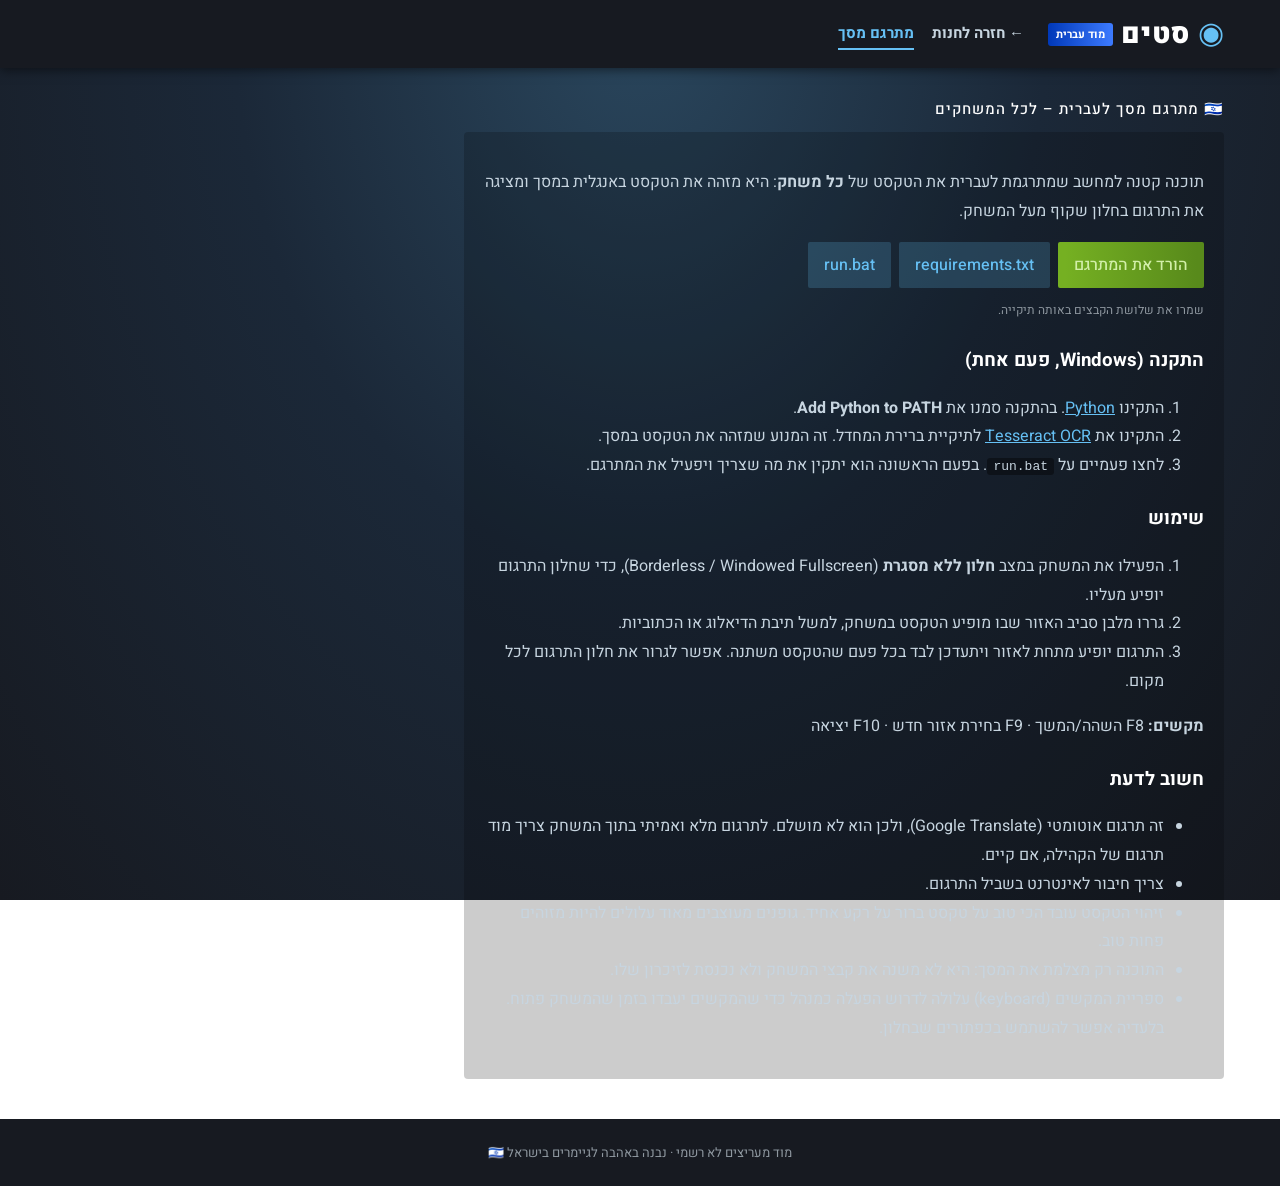
<file: steam/translator.html>
<!DOCTYPE html>
<html lang="he" dir="rtl">
<head>
    <meta charset="UTF-8">
    <meta name="viewport" content="width=device-width, initial-scale=1.0">
    <title>מתרגם מסך לעברית – סטים בעברית</title>
    <link href="https://fonts.googleapis.com/css2?family=Heebo:wght@400;500;700;900&display=swap" rel="stylesheet">
    <link rel="stylesheet" href="style.css">
</head>
<body>

<header class="topbar">
    <div class="topbar-inner">
        <a class="logo" href="index.html">
            <span class="logo-icon">◉</span>
            <span class="logo-text">סטים</span>
            <span class="mod-badge">מוד עברית</span>
        </a>
        <nav class="main-nav">
            <a href="index.html">← חזרה לחנות</a>
            <a href="#" class="active">מתרגם מסך</a>
        </nav>
    </div>
</header>

<main class="page">
    <h2 class="section-title">🇮🇱 מתרגם מסך לעברית – לכל המשחקים</h2>
    <div class="about">
        <p>תוכנה קטנה למחשב שמתרגמת לעברית את הטקסט של <strong>כל משחק</strong>: היא מזהה את הטקסט באנגלית במסך ומציגה את התרגום בחלון שקוף מעל המשחק.</p>

        <div class="he-actions">
            <a class="btn btn-green" href="translator/he_translator.py" download>הורד את המתרגם</a>
            <a class="btn btn-blue" href="translator/requirements.txt" download>requirements.txt</a>
            <a class="btn btn-blue" href="translator/run.bat" download>run.bat</a>
        </div>
        <p class="muted small">שמרו את שלושת הקבצים באותה תיקייה.</p>

        <h3>התקנה (Windows, פעם אחת)</h3>
        <ol>
            <li>התקינו <a href="https://www.python.org/downloads/" target="_blank" rel="noopener">Python</a>. בהתקנה סמנו את <strong>Add Python to PATH</strong>.</li>
            <li>התקינו את <a href="https://github.com/UB-Mannheim/tesseract/wiki" target="_blank" rel="noopener">Tesseract OCR</a> לתיקיית ברירת המחדל. זה המנוע שמזהה את הטקסט במסך.</li>
            <li>לחצו פעמיים על <code>run.bat</code>. בפעם הראשונה הוא יתקין את מה שצריך ויפעיל את המתרגם.</li>
        </ol>

        <h3>שימוש</h3>
        <ol>
            <li>הפעילו את המשחק במצב <strong>חלון ללא מסגרת</strong> (Borderless / Windowed Fullscreen), כדי שחלון התרגום יופיע מעליו.</li>
            <li>גררו מלבן סביב האזור שבו מופיע הטקסט במשחק, למשל תיבת הדיאלוג או הכתוביות.</li>
            <li>התרגום יופיע מתחת לאזור ויתעדכן לבד בכל פעם שהטקסט משתנה. אפשר לגרור את חלון התרגום לכל מקום.</li>
        </ol>
        <p><strong>מקשים:</strong> F8 השהה/המשך · F9 בחירת אזור חדש · F10 יציאה</p>

        <h3>חשוב לדעת</h3>
        <ul>
            <li>זה תרגום אוטומטי (Google Translate), ולכן הוא לא מושלם. לתרגום מלא ואמיתי בתוך המשחק צריך מוד תרגום של הקהילה, אם קיים.</li>
            <li>צריך חיבור לאינטרנט בשביל התרגום.</li>
            <li>זיהוי הטקסט עובד הכי טוב על טקסט ברור על רקע אחיד. גופנים מעוצבים מאוד עלולים להיות מזוהים פחות טוב.</li>
            <li>התוכנה רק מצלמת את המסך: היא לא משנה את קבצי המשחק ולא נכנסת לזיכרון שלו.</li>
            <li>ספריית המקשים (keyboard) עלולה לדרוש הפעלה כמנהל כדי שהמקשים יעבדו בזמן שהמשחק פתוח. בלעדיה אפשר להשתמש בכפתורים שבחלון.</li>
        </ul>
    </div>
</main>

<footer class="footer">
    מוד מעריצים לא רשמי · נבנה באהבה לגיימרים בישראל 🇮🇱
</footer>
</body>
</html>
</file>
<file: sss.css>
body {
    color: blue;
    font-family: Arial, sans-serif;
}

#container {
    display: grid;
    grid-template-columns: repeat(4, 1fr);
    width: 220px;
    gap: 5px;
    margin: 10px auto;
}

.letter {
    height: 50px;
    border: 2px solid #ccc;
    display: flex;
    align-items: center;
    justify-content: center;
    font-size: 26px;
    font-weight: bold;
    background-color: white;
}

.letter.correct { background-color: #6aaa64; color: white; border-color: #6aaa64; }
.letter.present { background-color: #c9b458; color: white; border-color: #c9b458; }
.letter.absent  { background-color: #787c7e; color: white; border-color: #787c7e; }

#ai {
    margin-top: 20px;
}

#hint {
    max-width: 320px;
    color: #333;
}
</file>
<file: apocalypse/style.css>
* { box-sizing: border-box; margin: 0; padding: 0; }
html, body { width: 100%; height: 100%; overflow: hidden; background: #0b0c0a; color: #e8e2d0;
  font-family: "Courier New", ui-monospace, monospace; user-select: none; -webkit-user-select: none; touch-action: none; }
canvas { display: block; width: 100vw; height: 100vh; cursor: crosshair; }
.hidden { display: none !important; }

#hud { position: fixed; inset: 0; pointer-events: none; padding: 12px 16px; }
.bar-wrap { position: relative; width: min(280px, 60vw); height: 20px; background: #2a1414; border: 2px solid #5a3a2a; }
.bar { height: 100%; background: linear-gradient(90deg, #a3241c, #e0502c); transition: width .15s; }
#hp-text { position: absolute; inset: 0; text-align: center; font-size: 13px; line-height: 16px; font-weight: bold; }
#stats { margin-top: 8px; display: flex; flex-wrap: wrap; gap: 6px 18px; font-size: 15px; text-shadow: 0 1px 2px #000; }
#night { color: #f2c14e; }
#scrap { color: #9fd36a; }
#banner { position: absolute; top: 30%; left: 0; right: 0; text-align: center; font-size: clamp(28px, 6vw, 56px);
  color: #f2c14e; text-shadow: 0 0 18px #000, 0 2px 0 #000; letter-spacing: 4px; opacity: 0; transition: opacity .5s; }
#banner.show { opacity: 1; }

.overlay { position: fixed; inset: 0; display: flex; flex-direction: column; align-items: center; justify-content: center;
  gap: 16px; padding: 16px; text-align: center; background: radial-gradient(ellipse at center, rgba(40,20,10,.85), rgba(0,0,0,.95)); overflow-y: auto; }
h1 { font-size: clamp(44px, 11vw, 96px); letter-spacing: 8px; color: #f2c14e; text-shadow: 0 0 30px #c2410c, 0 4px 0 #3b1d0a; }
h2 { font-size: clamp(30px, 7vw, 52px); color: #f2c14e; letter-spacing: 3px; }
.tag { font-style: italic; color: #b9ab8c; }
.controls { color: #b9ab8c; font-size: 14px; line-height: 1.7; }
button { pointer-events: auto; font: inherit; font-size: 18px; font-weight: bold; padding: 12px 28px; background: #c2410c; color: #fff4e0;
  border: 2px solid #f2c14e; cursor: pointer; letter-spacing: 1px; }
button:hover:not(:disabled) { background: #e0502c; }
button:disabled { opacity: .4; cursor: not-allowed; }
#best { color: #9fd36a; }

#shop-items { display: grid; grid-template-columns: repeat(auto-fit, minmax(210px, 1fr)); gap: 10px; width: min(900px, 100%); }
.item { background: rgba(20,14,8,.9); border: 1px solid #5a3a2a; padding: 12px; display: flex; flex-direction: column; gap: 6px; text-align: left; }
.item h3 { color: #f2c14e; font-size: 16px; }
.item p { font-size: 13px; color: #b9ab8c; flex: 1; }
.item button { font-size: 14px; padding: 8px 10px; }
#shop-scrap { color: #9fd36a; font-size: 18px; }
</file>
<file: fragile-haul/style.css>
:root {
    --accent: #3ee6c1;
    --accent-dim: #1f8f78;
    --danger: #ff4d4d;
    --gold: #f2c14e;
    --text: #e8ecef;
    --muted: #93a1ad;
    --panel: rgba(12, 16, 20, 0.92);
}

* { box-sizing: border-box; }

html, body {
    margin: 0;
    height: 100%;
    overflow: hidden;
    background: #000;
    color: var(--text);
    font-family: "Segoe UI", system-ui, sans-serif;
}

canvas#view {
    display: block;
    width: 100vw;
    height: 100vh;
}

.hidden { display: none !important; }

/* ---------- HUD ---------- */

#hud {
    position: fixed;
    inset: 0;
    pointer-events: none;
    text-shadow: 0 1px 3px #000;
}

.hud-top-left {
    position: absolute;
    top: 16px;
    left: 16px;
    width: 280px;
}

.level {
    font-weight: 800;
    letter-spacing: 3px;
    color: var(--accent);
}

.quota-label { margin: 4px 0; font-size: 14px; }

.hud-top-right {
    position: absolute;
    top: 16px;
    right: 16px;
    text-align: right;
    font-size: 13px;
    color: var(--muted);
}

.banked {
    font-size: 26px;
    font-weight: 800;
    color: var(--gold);
}

.bar {
    height: 10px;
    background: rgba(255, 255, 255, 0.12);
    border-radius: 5px;
    overflow: hidden;
}

.bar > div {
    height: 100%;
    width: 0;
    transition: width 0.15s;
}

.quota-bar > div { background: var(--accent); }
.health-bar > div { background: var(--danger); }
.stamina-bar > div { background: #7fb3ff; }

.hud-bottom-left {
    position: absolute;
    left: 16px;
    bottom: 16px;
    width: 220px;
}

.bar-label {
    font-size: 11px;
    letter-spacing: 2px;
    color: var(--muted);
    margin: 6px 0 3px;
}

#crosshair {
    position: absolute;
    left: 50%;
    top: 50%;
    width: 6px;
    height: 6px;
    margin: -3px 0 0 -3px;
    border-radius: 50%;
    background: rgba(255, 255, 255, 0.7);
}

#crosshair.can-grab {
    width: 18px;
    height: 18px;
    margin: -9px 0 0 -9px;
    background: none;
    border: 2px solid var(--accent);
}

#hover-label {
    position: absolute;
    left: 50%;
    top: calc(50% + 22px);
    transform: translateX(-50%);
    font-size: 14px;
    white-space: nowrap;
}

.hud-held {
    position: absolute;
    left: 50%;
    bottom: 24px;
    transform: translateX(-50%);
    font-size: 16px;
    font-weight: 700;
}

.toast {
    position: absolute;
    left: 50%;
    top: 22%;
    transform: translateX(-50%);
    font-size: 20px;
    font-weight: 700;
    opacity: 0;
    transition: opacity 0.3s;
    text-align: center;
}

.toast.show { opacity: 1; }

.danger {
    position: absolute;
    inset: 0;
    box-shadow: inset 0 0 160px rgba(255, 0, 0, 0.75);
    opacity: 0;
    transition: opacity 0.25s;
}

.popup {
    position: absolute;
    font-weight: 800;
    font-size: 18px;
    color: var(--danger);
    transform: translate(-50%, -50%);
    white-space: nowrap;
}

.popup.good { color: var(--gold); }

/* ---------- Menus ---------- */

.overlay {
    position: fixed;
    inset: 0;
    display: flex;
    align-items: center;
    justify-content: center;
    background: radial-gradient(circle at center, rgba(10, 30, 28, 0.6), rgba(0, 0, 0, 0.92));
    padding: 16px;
}

.panel {
    background: var(--panel);
    border: 1px solid rgba(62, 230, 193, 0.25);
    border-radius: 14px;
    padding: 28px 32px;
    max-width: 560px;
    width: 100%;
    text-align: center;
    max-height: 100%;
    overflow-y: auto;
}

h1 {
    margin: 0;
    font-size: 44px;
    letter-spacing: 6px;
    color: var(--accent);
}

h2 { margin-top: 0; }

.tag { color: var(--gold); font-style: italic; }

.panel p { line-height: 1.5; color: #c9d3da; }

.controls {
    display: grid;
    grid-template-columns: 1fr 1fr;
    gap: 6px 16px;
    text-align: left;
    font-size: 14px;
    margin: 18px 0;
}

kbd {
    background: #26313a;
    border: 1px solid #3a4853;
    border-radius: 4px;
    padding: 1px 6px;
    font-size: 12px;
    font-family: inherit;
}

button {
    background: var(--accent);
    color: #04201a;
    border: none;
    border-radius: 24px;
    padding: 12px 34px;
    font-size: 17px;
    font-weight: 800;
    letter-spacing: 1px;
    cursor: pointer;
}

button:hover { background: #6ff0d3; }

.best { color: var(--muted); font-size: 13px; }

.summary {
    display: grid;
    grid-template-columns: 1fr auto;
    gap: 6px 20px;
    text-align: left;
    margin: 0 auto 22px;
    max-width: 320px;
}

.summary .num { text-align: right; font-weight: 700; }
.summary .gold { color: var(--gold); }
.summary .bad { color: var(--danger); }

@media (max-width: 520px) {
    .controls { grid-template-columns: 1fr; }
    h1 { font-size: 32px; }
}
</file>
<file: steam/style.css>
:root {
    --bg: #1b2838;
    --bg-dark: #171a21;
    --panel: #16202d;
    --card: #1e2c3d;
    --card-hover: #2a3f5a;
    --text: #c7d5e0;
    --muted: #8f98a0;
    --accent: #66c0f4;
    --green: #5c7e10;
    --green-light: #a4d007;
    --sale: #4c6b22;
    --mixed: #b9a074;
}

* { box-sizing: border-box; }

body {
    margin: 0;
    font-family: "Heebo", Arial, sans-serif;
    background: radial-gradient(ellipse at top, #2a475e 0%, var(--bg) 45%, var(--bg-dark) 100%) fixed;
    color: var(--text);
    min-height: 100vh;
}

a { color: inherit; }
.hidden { display: none !important; }
.muted { color: var(--muted); }

/* ---------- סרגל עליון ---------- */
.topbar {
    background: var(--bg-dark);
    position: sticky;
    top: 0;
    z-index: 20;
    box-shadow: 0 2px 10px rgba(0, 0, 0, .5);
}
.topbar-inner {
    max-width: 1200px;
    margin: 0 auto;
    padding: 12px 16px;
    display: flex;
    align-items: center;
    gap: 24px;
    flex-wrap: wrap;
}
.logo {
    display: flex;
    align-items: center;
    gap: 8px;
    text-decoration: none;
    color: #fff;
}
.logo-icon { font-size: 30px; color: var(--accent); }
.logo-text { font-size: 28px; font-weight: 900; letter-spacing: 1px; }
.mod-badge {
    background: linear-gradient(90deg, #0038b8, #3d7bff);
    color: #fff;
    font-size: 11px;
    font-weight: 700;
    padding: 3px 8px;
    border-radius: 3px;
    text-transform: uppercase;
}
.main-nav { display: flex; gap: 18px; flex-wrap: wrap; flex: 1; }
.main-nav a {
    text-decoration: none;
    font-weight: 700;
    font-size: 15px;
    color: var(--text);
    padding: 4px 0;
    border-bottom: 2px solid transparent;
}
.main-nav a:hover { color: #fff; }
.main-nav a.active { color: var(--accent); border-bottom-color: var(--accent); }
.pill {
    background: var(--accent);
    color: var(--bg-dark);
    border-radius: 10px;
    padding: 0 7px;
    font-size: 12px;
}
.cart-btn {
    background: var(--green);
    color: #fff;
    border: none;
    padding: 8px 14px;
    border-radius: 3px;
    font: inherit;
    font-weight: 700;
    cursor: pointer;
}
.cart-btn:hover { background: #6d9a12; }

/* ---------- עמוד ---------- */
.page { max-width: 1200px; margin: 0 auto; padding: 20px 16px 40px; }
.section-title {
    font-size: 15px;
    font-weight: 500;
    text-transform: uppercase;
    letter-spacing: 1px;
    color: #fff;
    margin: 10px 0 12px;
}

/* ---------- מומלצים ---------- */
.featured { position: relative; display: flex; align-items: center; gap: 8px; }
.feat-slide {
    flex: 1;
    display: grid;
    grid-template-columns: 2fr 1fr;
    background: var(--bg-dark);
    box-shadow: 0 0 12px rgba(0, 0, 0, .6);
    cursor: pointer;
    min-height: 300px;
}
.feat-slide .feat-img { position: relative; overflow: hidden; }
.feat-slide .feat-img img { width: 100%; height: 100%; object-fit: cover; display: block; }
.feat-info {
    padding: 16px;
    background: linear-gradient(180deg, #0f1922, #192838);
    display: flex;
    flex-direction: column;
    gap: 10px;
}
.feat-info h3 { margin: 0; font-size: 24px; color: #fff; }
.feat-info .en { color: var(--muted); font-size: 13px; direction: ltr; text-align: right; }
.feat-info p { margin: 0; font-size: 14px; line-height: 1.5; }
.feat-arrow {
    background: linear-gradient(90deg, rgba(0, 0, 0, .3), rgba(0, 0, 0, 0));
    border: none;
    color: #fff;
    font-size: 40px;
    width: 40px;
    height: 110px;
    cursor: pointer;
    border-radius: 4px;
}
.feat-arrow:hover { background: rgba(102, 192, 244, .25); }
.feat-dots { display: flex; justify-content: center; gap: 6px; margin: 12px 0 28px; }
.feat-dots span {
    width: 15px; height: 9px;
    background: hsla(202, 60%, 100%, .2);
    border-radius: 2px;
    cursor: pointer;
}
.feat-dots span.on { background: hsla(202, 60%, 100%, .45); }

/* ---------- חנות ---------- */
.store-layout { display: grid; grid-template-columns: 240px 1fr; gap: 20px; }
.sidebar {
    background: rgba(0, 0, 0, .2);
    padding: 14px;
    border-radius: 4px;
    align-self: start;
    position: sticky;
    top: 80px;
}
.sidebar h3 { font-size: 12px; text-transform: uppercase; color: var(--accent); margin: 14px 0 6px; }
.sidebar h3:first-child { margin-top: 0; }
.sidebar input, .sidebar select {
    width: 100%;
    background: #316282;
    border: 1px solid #000;
    color: #fff;
    padding: 8px;
    border-radius: 3px;
    font: inherit;
}
.sidebar input::placeholder { color: #a5c3d6; }
.genre-list { display: flex; flex-wrap: wrap; gap: 6px; }
.chip {
    background: rgba(103, 193, 245, .15);
    color: var(--accent);
    border: none;
    border-radius: 2px;
    padding: 4px 8px;
    font: inherit;
    font-size: 13px;
    cursor: pointer;
}
.chip:hover { background: rgba(103, 193, 245, .3); color: #fff; }
.chip.on { background: var(--accent); color: var(--bg-dark); }

.results-head {
    display: flex;
    justify-content: space-between;
    align-items: center;
    margin-bottom: 10px;
    color: var(--muted);
    font-size: 14px;
}
.link-btn { background: none; border: none; color: var(--accent); cursor: pointer; font: inherit; }
.link-btn:hover { text-decoration: underline; }

.grid {
    display: grid;
    grid-template-columns: repeat(auto-fill, minmax(220px, 1fr));
    gap: 14px;
}
.card {
    background: var(--card);
    border-radius: 3px;
    overflow: hidden;
    cursor: pointer;
    transition: transform .15s, background .15s, box-shadow .15s;
    display: flex;
    flex-direction: column;
}
.card:hover {
    background: var(--card-hover);
    transform: translateY(-3px);
    box-shadow: 0 6px 16px rgba(0, 0, 0, .5);
}
.card-img { position: relative; aspect-ratio: 460 / 215; background: #0e141b; }
.card-img img { width: 100%; height: 100%; object-fit: cover; display: block; }
.card-body { padding: 10px; display: flex; flex-direction: column; gap: 4px; flex: 1; }
.card-title { color: #fff; font-weight: 700; font-size: 15px; }
.card-en { color: var(--muted); font-size: 12px; direction: ltr; text-align: right; }
.card-tags { font-size: 12px; color: var(--muted); }
.card-foot { display: flex; justify-content: space-between; align-items: center; margin-top: auto; padding-top: 6px; }
.wish-btn {
    background: none;
    border: none;
    font-size: 18px;
    cursor: pointer;
    color: var(--muted);
}
.wish-btn.on { color: #ff5b7f; }

/* תמונה חלופית כשהתמונה מ-Steam לא נטענת */
.img-fallback {
    position: absolute;
    inset: 0;
    display: flex;
    align-items: center;
    justify-content: center;
    padding: 10px;
    text-align: center;
    font-weight: 900;
    font-size: 20px;
    color: #fff;
    text-shadow: 0 2px 6px rgba(0, 0, 0, .6);
}

/* מחיר */
.price { display: flex; align-items: center; gap: 6px; font-size: 14px; }
.price .discount {
    background: var(--sale);
    color: var(--green-light);
    font-weight: 700;
    padding: 2px 5px;
    font-size: 14px;
}
.price .old { text-decoration: line-through; color: #738895; font-size: 12px; }
.price .now { color: #fff; }
.price .discount + .stack .now { color: #beee11; }
.price .stack { display: flex; flex-direction: column; line-height: 1.1; }

.rating.pos { color: var(--accent); }
.rating.mixed { color: var(--mixed); }

.no-results { text-align: center; padding: 40px 0; }

/* ---------- חלון משחק ---------- */
.modal {
    position: fixed;
    inset: 0;
    background: rgba(0, 0, 0, .75);
    z-index: 50;
    display: flex;
    align-items: center;
    justify-content: center;
    padding: 16px;
}
.modal-box {
    background: var(--bg);
    width: min(900px, 100%);
    max-height: 92vh;
    overflow: auto;
    border-radius: 4px;
    position: relative;
    box-shadow: 0 0 30px rgba(0, 0, 0, .8);
}
.modal-close {
    position: absolute;
    top: 8px;
    left: 8px;
    background: rgba(0, 0, 0, .6);
    color: #fff;
    border: none;
    width: 32px;
    height: 32px;
    border-radius: 50%;
    cursor: pointer;
    z-index: 2;
}
.game-hero { position: relative; aspect-ratio: 460 / 215; max-height: 360px; width: 100%; background: #0e141b; }
.game-hero img { width: 100%; height: 100%; object-fit: cover; display: block; }
.game-detail { padding: 20px; display: grid; grid-template-columns: 1fr 260px; gap: 20px; }
.game-detail h2 { margin: 0 0 4px; color: #fff; font-size: 28px; }
.game-detail .en { color: var(--muted); direction: ltr; text-align: right; margin-bottom: 12px; }
.game-detail p { line-height: 1.7; }
.meta { font-size: 13px; display: grid; grid-template-columns: auto 1fr; gap: 6px 12px; align-content: start; }
.meta .k { color: var(--muted); text-transform: uppercase; font-size: 11px; padding-top: 2px; }
.meta .v a { color: var(--accent); text-decoration: none; }
.buy-box {
    grid-column: 1 / -1;
    background: linear-gradient(-60deg, rgba(226, 244, 255, .3) 5%, rgba(84, 107, 115, .3) 95%);
    padding: 16px;
    border-radius: 4px;
    display: flex;
    justify-content: space-between;
    align-items: center;
    flex-wrap: wrap;
    gap: 12px;
}
.buy-box h4 { margin: 0; color: #fff; font-size: 18px; }
.buy-actions { display: flex; gap: 8px; align-items: center; flex-wrap: wrap; background: #000; padding: 4px; border-radius: 3px; }
.btn {
    border: none;
    border-radius: 2px;
    padding: 9px 16px;
    font: inherit;
    font-weight: 500;
    cursor: pointer;
    text-decoration: none;
    display: inline-block;
}
.btn-green { background: linear-gradient(to right, #75b022 5%, #588a1b 95%); color: #d2efa9; }
.btn-green:hover { background: linear-gradient(to right, #8ed629 5%, #6aa621 95%); color: #fff; }
.btn-blue { background: rgba(103, 193, 245, .2); color: var(--accent); }
.btn-blue:hover { background: var(--accent); color: #fff; }

.he-box {
    grid-column: 1 / -1;
    background: rgba(0, 56, 184, .18);
    border-right: 4px solid #3d7bff;
    padding: 16px;
    border-radius: 4px;
}
.he-box h4 { margin: 0 0 6px; color: #fff; font-size: 17px; }
.he-box p { margin: 6px 0; line-height: 1.6; }
.he-actions { display: flex; gap: 8px; flex-wrap: wrap; margin: 10px 0; }
.small { font-size: 12px; }

/* ---------- עגלה ---------- */
.cart {
    position: fixed;
    top: 0;
    left: 0;
    width: min(380px, 100%);
    height: 100vh;
    background: var(--panel);
    z-index: 60;
    box-shadow: 4px 0 20px rgba(0, 0, 0, .7);
    display: flex;
    flex-direction: column;
}
.cart-head { position: relative; padding: 16px; border-bottom: 1px solid #000; }
.cart-head h3 { margin: 0; color: #fff; }
#cart-items { flex: 1; overflow: auto; padding: 10px 16px; }
.cart-item {
    display: grid;
    grid-template-columns: 90px 1fr auto;
    gap: 10px;
    align-items: center;
    background: rgba(0, 0, 0, .2);
    padding: 6px;
    margin-bottom: 8px;
    border-radius: 3px;
}
.cart-item img { width: 90px; aspect-ratio: 460 / 215; object-fit: cover; }
.cart-item .t { font-size: 14px; color: #fff; }
.cart-foot { padding: 16px; border-top: 1px solid #000; display: flex; flex-direction: column; gap: 10px; }
.cart-total { font-size: 16px; color: #fff; }

/* ---------- שונות ---------- */
.about { background: rgba(0, 0, 0, .2); padding: 20px; border-radius: 4px; line-height: 1.8; max-width: 760px; }
.toast {
    position: fixed;
    bottom: 24px;
    left: 50%;
    transform: translateX(-50%);
    background: var(--green);
    color: #fff;
    padding: 12px 20px;
    border-radius: 4px;
    z-index: 80;
    box-shadow: 0 4px 14px rgba(0, 0, 0, .6);
}
.footer { text-align: center; color: var(--muted); font-size: 13px; padding: 24px 16px; background: var(--bg-dark); }

/* ---------- מובייל ---------- */
@media (max-width: 800px) {
    .store-layout { grid-template-columns: 1fr; }
    .sidebar { position: static; }
    .feat-slide { grid-template-columns: 1fr; min-height: 0; }
    .feat-slide .feat-img { aspect-ratio: 460 / 215; }
    .feat-arrow { display: none; }
    .game-detail { grid-template-columns: 1fr; }
    .grid { grid-template-columns: repeat(auto-fill, minmax(160px, 1fr)); }
}

.about h3 { color: #fff; margin: 22px 0 6px; }
.about a:not(.btn) { color: var(--accent); }
.about code { background: rgba(0, 0, 0, .4); padding: 1px 6px; border-radius: 3px; }
</file>
<file: horses.css>
/* מועדון מרוצים בשעת שקיעה: ירוק כהה של מסלול, קרם של כרטיסי הימור, זהב של גביע */
:root {
    --bg: #0e1d15;
    --panel: #142a1e;
    --panel-2: #1b3627;
    --line: #2c4b38;
    --fg: #f3ead6;
    --muted: #a3b5a2;
    --gold: #e2b54d;
    --gold-ink: #2a1e05;
    --red: #ef5a5f;
    --ok: #5fd68a;
    --display: "Secular One", "Heebo", "Arial Hebrew", Arial, sans-serif;
    --body: "Heebo", "Arial Hebrew", Arial, sans-serif;
    color-scheme: dark;
}

* { box-sizing: border-box; }
[hidden] { display: none !important; }

html, body {
    margin: 0;
    background: var(--bg);
    color: var(--fg);
    font-family: var(--body);
    font-size: 15px;
}

#app {
    max-width: 1000px;
    margin: 0 auto;
    padding-block: 14px 28px;
    padding-left: max(16px, env(safe-area-inset-left, 0px));
    padding-right: max(16px, env(safe-area-inset-right, 0px));
    display: flex;
    flex-direction: column;
    gap: 14px;
}

button { font-family: inherit; color: inherit; cursor: pointer; }
button:focus-visible, summary:focus-visible { outline: 3px solid var(--gold); outline-offset: 2px; }

/* ---------- כותרת ---------- */
#topbar {
    display: flex;
    align-items: center;
    gap: 14px;
}
.brand { display: flex; flex-direction: column; flex: 1; min-width: 0; }
.brand-mark {
    font-family: var(--display);
    font-size: clamp(26px, 5vw, 38px);
    line-height: 1;
    color: var(--gold);
    letter-spacing: .5px;
}
.brand-sub { color: var(--muted); font-size: 13px; letter-spacing: 1px; white-space: nowrap; overflow: hidden; text-overflow: ellipsis; }
.purse {
    display: flex;
    flex-direction: column;
    align-items: center;
    padding: 6px 14px;
    border: 1px solid var(--line);
    border-radius: 10px;
    background: var(--panel);
}
.purse-label { font-size: 11px; color: var(--muted); letter-spacing: 1px; }
.purse-value {
    font-family: var(--display);
    font-size: 24px;
    color: var(--gold);
    font-variant-numeric: tabular-nums;
}
.purse-value.bump { animation: bump .5s ease; }
@keyframes bump { 40% { transform: scale(1.25); } }
.icon-btn {
    width: 44px; height: 44px;
    border-radius: 50%;
    border: 1px solid var(--line);
    background: var(--panel);
    font-size: 18px;
}

/* ---------- במה ---------- */
#stage {
    position: relative;
    border-radius: 14px;
    overflow: hidden;
    border: 1px solid var(--line);
    background: #2c4a7a;
    touch-action: manipulation;
    user-select: none;
    -webkit-user-select: none;
}
#scene { display: block; width: 100%; }

#hud {
    position: absolute;
    top: 34px;
    right: 10px;
    display: flex;
    gap: 6px;
    flex-wrap: wrap;
}
.hud-chip {
    display: flex;
    flex-direction: column;
    padding: 4px 10px;
    border-radius: 8px;
    background: rgba(10, 22, 15, .72);
    backdrop-filter: blur(4px);
    min-width: 70px;
}
.hud-k { font-size: 10px; color: var(--muted); letter-spacing: 1px; }
.hud-chip b { font-size: 16px; font-variant-numeric: tabular-nums; }

#ticker {
    position: absolute;
    left: 10px; right: 10px; bottom: 10px;
    padding: 6px 12px;
    border-radius: 8px;
    background: rgba(10, 22, 15, .78);
    font-weight: 700;
    font-size: 15px;
    text-align: center;
}
#ticker-text { display: inline-block; }
#ticker-text.in { animation: tick-in .35s ease; }
@keyframes tick-in { from { opacity: 0; transform: translateY(6px); } }

#big {
    position: absolute;
    inset: 0;
    display: grid;
    place-items: center;
    font-family: var(--display);
    font-size: clamp(56px, 14vw, 120px);
    color: var(--gold);
    text-shadow: 0 4px 0 var(--gold-ink), 0 0 30px rgba(0, 0, 0, .5);
    pointer-events: none;
}
#big.pop { animation: pop .7s ease; }
@keyframes pop { from { transform: scale(1.8); opacity: 0; } 40% { opacity: 1; } }

#flash {
    position: absolute;
    inset: 0;
    background: #fff;
    opacity: 0;
    pointer-events: none;
    transition: opacity .6s ease;
}
#flash.on { opacity: .85; transition: none; }

/* ---------- לוחות ---------- */
.panel {
    background: var(--panel);
    border: 1px solid var(--line);
    border-radius: 14px;
    padding: 16px;
    display: flex;
    flex-direction: column;
    gap: 14px;
}
.row-head {
    display: flex;
    align-items: center;
    gap: 12px;
    flex-wrap: wrap;
}
h2, h3 { margin: 0; text-wrap: balance; }
h2 { font-family: var(--display); font-weight: 400; font-size: 20px; }
h3 { font-size: 12px; color: var(--muted); font-weight: 500; letter-spacing: 1px; }
.hint, .muted { color: var(--muted); font-size: 13px; }

.tabs { display: flex; gap: 6px; flex-wrap: wrap; }
.tab {
    border: 1px solid var(--line);
    background: var(--panel-2);
    border-radius: 999px;
    padding: 6px 14px;
    font-size: 14px;
}
.tab small { color: var(--muted); margin-inline-start: 6px; }
.tab.on { background: var(--gold); color: var(--gold-ink); border-color: var(--gold); }
.tab.on small { color: var(--gold-ink); }

/* כרטיסי סוסים בסגנון תוכניית מרוצים */
.cards {
    display: grid;
    grid-template-columns: repeat(3, minmax(0, 1fr));
    gap: 10px;
}
.card {
    position: relative;
    text-align: right;
    border: 2px solid var(--line);
    background: var(--panel-2);
    border-radius: 12px;
    padding: 10px 10px 12px;
    display: flex;
    flex-direction: column;
    gap: 6px;
    transition: transform .15s ease, border-color .15s ease;
}
.card:hover { transform: translateY(-2px); }
.card.on { border-color: var(--gold); box-shadow: 0 0 0 3px rgba(226, 181, 77, .25); }
.card-top { display: flex; align-items: center; gap: 8px; }
.saddle {
    width: 28px; height: 28px;
    border-radius: 6px;
    display: grid; place-items: center;
    font-weight: 900;
    font-size: 15px;
    color: #fff;
    text-shadow: 0 1px 2px rgba(0, 0, 0, .6);
    flex: none;
}
.card-name { font-family: var(--display); font-size: 19px; line-height: 1; }
.card-odds {
    margin-inline-start: auto;
    font-family: var(--display);
    font-size: 18px;
    color: var(--gold);
    font-variant-numeric: tabular-nums;
}
.card-strat { font-size: 12px; color: var(--muted); }
.stat { display: grid; grid-template-columns: 52px 1fr; align-items: center; gap: 6px; font-size: 11px; color: var(--muted); }
.stat-bar { height: 6px; border-radius: 3px; background: var(--line); overflow: hidden; }
.stat-bar i { display: block; height: 100%; background: var(--fg); border-radius: 3px; }
.form { font-size: 11px; color: var(--muted); font-variant-numeric: tabular-nums; letter-spacing: 1px; }

.bet-box {
    display: grid;
    grid-template-columns: auto auto 1fr auto;
    align-items: end;
    gap: 14px 18px;
    padding-top: 12px;
    border-top: 1px dashed var(--line);
}
.bet-col { display: flex; flex-direction: column; gap: 6px; min-width: 0; }
.seg, .chips { display: flex; gap: 6px; flex-wrap: wrap; }
.seg button, .chips button {
    border: 1px solid var(--line);
    background: var(--panel-2);
    border-radius: 8px;
    padding: 7px 12px;
    font-weight: 700;
    font-variant-numeric: tabular-nums;
}
.seg button.on, .chips button.on { background: var(--fg); color: var(--bg); border-color: var(--fg); }
.chips button:disabled { opacity: .35; cursor: default; }
.payout b { font-family: var(--display); font-size: 24px; color: var(--gold); font-weight: 400; }

.cta {
    border: none;
    border-radius: 10px;
    padding: 12px 22px;
    background: var(--gold);
    color: var(--gold-ink);
    font-family: var(--display);
    font-size: 19px;
    box-shadow: 0 3px 0 #8f6a1c;
}
.cta:active { transform: translateY(2px); box-shadow: 0 1px 0 #8f6a1c; }
.cta:disabled { opacity: .5; cursor: default; }

.msg { margin: 0; min-height: 1.2em; color: var(--red); font-weight: 700; }
.howto summary { cursor: pointer; color: var(--muted); }
.howto p { margin: 8px 0 0; line-height: 1.6; max-width: 65ch; }

/* ---------- רכיבה ---------- */
.ride-grid { display: grid; grid-template-columns: 1fr auto; gap: 16px; align-items: center; }
.meters { display: flex; flex-direction: column; gap: 6px; min-width: 0; }
.meter-label { display: flex; justify-content: space-between; font-size: 12px; color: var(--muted); letter-spacing: 1px; }
#combo { color: var(--gold); font-weight: 700; }
.bar { height: 12px; border-radius: 6px; background: var(--line); overflow: hidden; }
#power { height: 100%; width: 100%; background: linear-gradient(to left, var(--gold), #f08a3c); border-radius: 6px; }
#power.low { background: var(--red); }
.rhythm {
    position: relative;
    height: 26px;
    border-radius: 8px;
    background: var(--panel-2);
    border: 1px solid var(--line);
    overflow: hidden;
}
/* אזור הזהב: 74%–96% ממחזור הצעד, הסמן נע מימין לשמאל */
.rhythm .zone {
    position: absolute;
    top: 0; bottom: 0;
    right: 74%;
    width: 22%;
    background: rgba(226, 181, 77, .35);
    border-inline: 2px solid var(--gold);
}
#marker {
    position: absolute;
    top: 3px; bottom: 3px;
    right: 0;
    width: 6px;
    margin-right: -3px;
    border-radius: 3px;
    background: var(--fg);
}
.rhythm.hit { animation: hit .25s ease; }
@keyframes hit { 50% { border-color: var(--gold); box-shadow: 0 0 12px var(--gold); } }

.boost {
    border: none;
    border-radius: 16px;
    padding: 16px 30px;
    background: radial-gradient(circle at 50% 35%, #f6c860, #c7861e);
    color: var(--gold-ink);
    font-family: var(--display);
    font-size: 26px;
    display: flex;
    flex-direction: column;
    align-items: center;
    box-shadow: 0 5px 0 #7d5512;
    touch-action: manipulation;
}
.boost small { font-family: var(--body); font-size: 11px; font-weight: 700; opacity: .7; }
.boost:active, .boost.press { transform: translateY(3px); box-shadow: 0 2px 0 #7d5512; }

/* ---------- תוצאות ---------- */
.res-head { display: flex; align-items: center; justify-content: space-between; gap: 12px; flex-wrap: wrap; }
#res-title { font-size: 26px; }
.res-money { font-family: var(--display); font-size: 26px; }
.res-money.win { color: var(--ok); }
.res-money.lose { color: var(--red); }
.res-table { width: 100%; border-collapse: collapse; font-variant-numeric: tabular-nums; }
.res-table th { text-align: right; font-size: 11px; color: var(--muted); font-weight: 500; letter-spacing: 1px; padding: 4px 6px; }
.res-table td { padding: 8px 6px; border-top: 1px solid var(--line); }
.res-table tr.me td { background: rgba(226, 181, 77, .12); }
.res-table tr.me td:first-child { box-shadow: inset -3px 0 0 var(--gold); }
.place-num { font-family: var(--display); font-size: 18px; }
.res-horse { display: flex; align-items: center; gap: 8px; }
.res-horse .saddle { width: 22px; height: 22px; font-size: 12px; }
.res-foot { display: flex; align-items: center; justify-content: space-between; gap: 12px; flex-wrap: wrap; }

.career-stats {
    display: flex;
    gap: 18px;
    flex-wrap: wrap;
    justify-content: center;
    color: var(--muted);
    font-size: 13px;
    font-variant-numeric: tabular-nums;
}
.career-stats b { color: var(--fg); }

@media (max-width: 640px) {
    .cards { grid-template-columns: repeat(2, minmax(0, 1fr)); }
    .bet-box { grid-template-columns: 1fr 1fr; }
    .bet-box .payout { grid-column: 1 / -1; }
    .bet-box .cta { grid-column: 1 / -1; }
    .ride-grid { grid-template-columns: 1fr; }
    .ride-btns { width: 100%; }
    .boost { flex: 1; padding: 20px 10px; }
    .hud-chip { min-width: 0; padding: 3px 8px; }
    .hud-chip b { font-size: 14px; }
    #ticker { font-size: 13px; }
}

/* ---------- ניווט מצבים ---------- */
.modes {
    display: flex;
    gap: 4px;
    padding: 4px;
    border-radius: 12px;
    background: var(--panel);
    border: 1px solid var(--line);
}
.modes button {
    flex: 1;
    border: none;
    border-radius: 9px;
    background: transparent;
    padding: 10px 14px;
    font-family: var(--display);
    font-size: 17px;
    color: var(--muted);
}
.modes button.on { background: var(--panel-2); color: var(--gold); box-shadow: inset 0 -3px 0 var(--gold); }

/* ---------- יצירת סוס ---------- */
.create-grid { display: grid; grid-template-columns: minmax(0, 1fr) minmax(0, 1.2fr); gap: 18px; align-items: start; }
.preview-box {
    border-radius: 12px;
    background: radial-gradient(ellipse at 50% 85%, #c48a57 0 30%, var(--panel-2) 31%);
    border: 1px solid var(--line);
    overflow: hidden;
}
.preview-box canvas { display: block; width: 100%; height: auto; }
.preview-box.small { max-width: 340px; }
.create-form { display: flex; flex-direction: column; gap: 12px; min-width: 0; }
.field { display: flex; flex-direction: column; gap: 6px; font-size: 12px; color: var(--muted); letter-spacing: 1px; }
.field input {
    font: 700 18px var(--body);
    color: var(--fg);
    background: var(--panel-2);
    border: 1px solid var(--line);
    border-radius: 8px;
    padding: 9px 12px;
    max-width: 320px;
}
.field input:focus-visible { outline: 3px solid var(--gold); outline-offset: 1px; }
.swatches { display: flex; flex-wrap: wrap; gap: 6px; }
.swatch {
    width: 32px; height: 32px;
    border-radius: 50%;
    border: 3px solid var(--panel);
    box-shadow: 0 0 0 1px var(--line);
}
.swatch.on { box-shadow: 0 0 0 3px var(--gold); }
.create-form .cta { align-self: flex-start; }

/* ---------- אורווה ועונה ---------- */
.career-grid { display: grid; grid-template-columns: minmax(0, 1fr) minmax(0, 1fr); gap: 20px; }
.my-horse, .season { display: flex; flex-direction: column; gap: 10px; min-width: 0; }
.rating {
    font-size: 12px;
    padding: 2px 8px;
    border-radius: 999px;
    background: var(--panel-2);
    border: 1px solid var(--line);
    color: var(--gold);
    font-variant-numeric: tabular-nums;
}
.link-btn { margin-inline-start: auto; border: none; background: none; color: var(--muted); text-decoration: underline; font-size: 13px; }
.train { display: flex; flex-direction: column; gap: 8px; }
.train-row { display: grid; grid-template-columns: 64px 1fr auto; align-items: center; gap: 10px; font-size: 13px; }
.pips { display: grid; grid-template-columns: repeat(10, 1fr); gap: 3px; }
.pips i { height: 10px; border-radius: 2px; background: var(--line); }
.pips i.on { background: var(--fg); }
.pips i.new { background: var(--gold); animation: bump .5s ease; }
.train-btn {
    border: 1px solid var(--line);
    background: var(--panel-2);
    border-radius: 8px;
    padding: 5px 10px;
    font-size: 12px;
    font-weight: 700;
    white-space: nowrap;
    font-variant-numeric: tabular-nums;
}
.train-btn:disabled { opacity: .4; cursor: default; }

.calendar { list-style: none; margin: 0; padding: 0; display: flex; flex-direction: column; gap: 4px; }
.calendar li {
    display: grid;
    grid-template-columns: 22px 1fr auto auto;
    gap: 8px;
    align-items: center;
    padding: 7px 10px;
    border-radius: 8px;
    background: var(--panel-2);
    font-size: 14px;
}
.calendar li.next { box-shadow: inset 0 0 0 2px var(--gold); }
.calendar li.done { opacity: .6; }
.calendar .cal-n { font-family: var(--display); color: var(--muted); }
.calendar .cal-meta { font-size: 12px; color: var(--muted); white-space: nowrap; }
.calendar .cal-res { font-weight: 900; font-variant-numeric: tabular-nums; min-width: 2.5em; text-align: left; }
.standings { width: 100%; border-collapse: collapse; font-size: 13px; font-variant-numeric: tabular-nums; }
.standings th { text-align: right; color: var(--muted); font-weight: 500; font-size: 11px; padding: 3px 6px; }
.standings td { padding: 5px 6px; border-top: 1px solid var(--line); }
.standings tr.me td { color: var(--gold); font-weight: 700; }
.career-bet { grid-template-columns: auto 1fr auto; }

.cond {
    font-size: 13px;
    padding: 4px 10px;
    border-radius: 999px;
    background: var(--panel-2);
    border: 1px solid var(--line);
}

/* ---------- רכיבה: שני כפתורים ---------- */
.ride-btns { display: flex; gap: 10px; }
.boost.jump { background: radial-gradient(circle at 50% 35%, #a7d3b4, #4d8a63); color: #0b1f12; box-shadow: 0 5px 0 #2b5a3b; }
.boost.jump.ready { background: radial-gradient(circle at 50% 35%, #ffe08a, #e2a72e); box-shadow: 0 5px 0 #8f6a1c, 0 0 22px rgba(226, 181, 77, .8); }

/* ---------- הישגים ---------- */
.ach-grid { display: grid; grid-template-columns: repeat(auto-fill, minmax(200px, 1fr)); gap: 8px; }
.ach {
    display: grid;
    grid-template-columns: 40px 1fr;
    gap: 10px;
    align-items: center;
    padding: 10px;
    border-radius: 10px;
    background: var(--panel-2);
    border: 1px solid var(--line);
}
.ach .ach-icon { font-size: 26px; text-align: center; filter: grayscale(1); opacity: .35; }
.ach.got { border-color: var(--gold); }
.ach.got .ach-icon { filter: none; opacity: 1; }
.ach b { display: block; font-size: 14px; }
.ach span { font-size: 12px; color: var(--muted); }

#toasts {
    position: absolute;
    top: 38px;
    left: 10px;
    display: flex;
    flex-direction: column;
    gap: 6px;
    pointer-events: none;
}
.toast {
    padding: 8px 14px;
    border-radius: 10px;
    background: var(--gold);
    color: var(--gold-ink);
    font-weight: 900;
    font-size: 14px;
    box-shadow: 0 6px 18px rgba(0, 0, 0, .35);
    animation: toast-in .4s ease;
}
@keyframes toast-in { from { transform: translateX(-30px); opacity: 0; } }

.res-lines { margin: 0; padding: 0 18px 0 0; display: flex; flex-direction: column; gap: 4px; color: var(--muted); }
.res-lines li.good { color: var(--ok); }
.res-lines li.gold { color: var(--gold); font-weight: 700; }

@media (max-width: 640px) {
    .create-grid, .career-grid { grid-template-columns: minmax(0, 1fr); }
    .career-bet { grid-template-columns: minmax(0, 1fr); }
    .modes button { padding: 9px 4px; font-size: 14px; }
    .preview-box.small { max-width: none; }
}

@media (prefers-reduced-motion: reduce) {
    *, *::before, *::after { animation: none !important; transition: none !important; }
}
</file>
